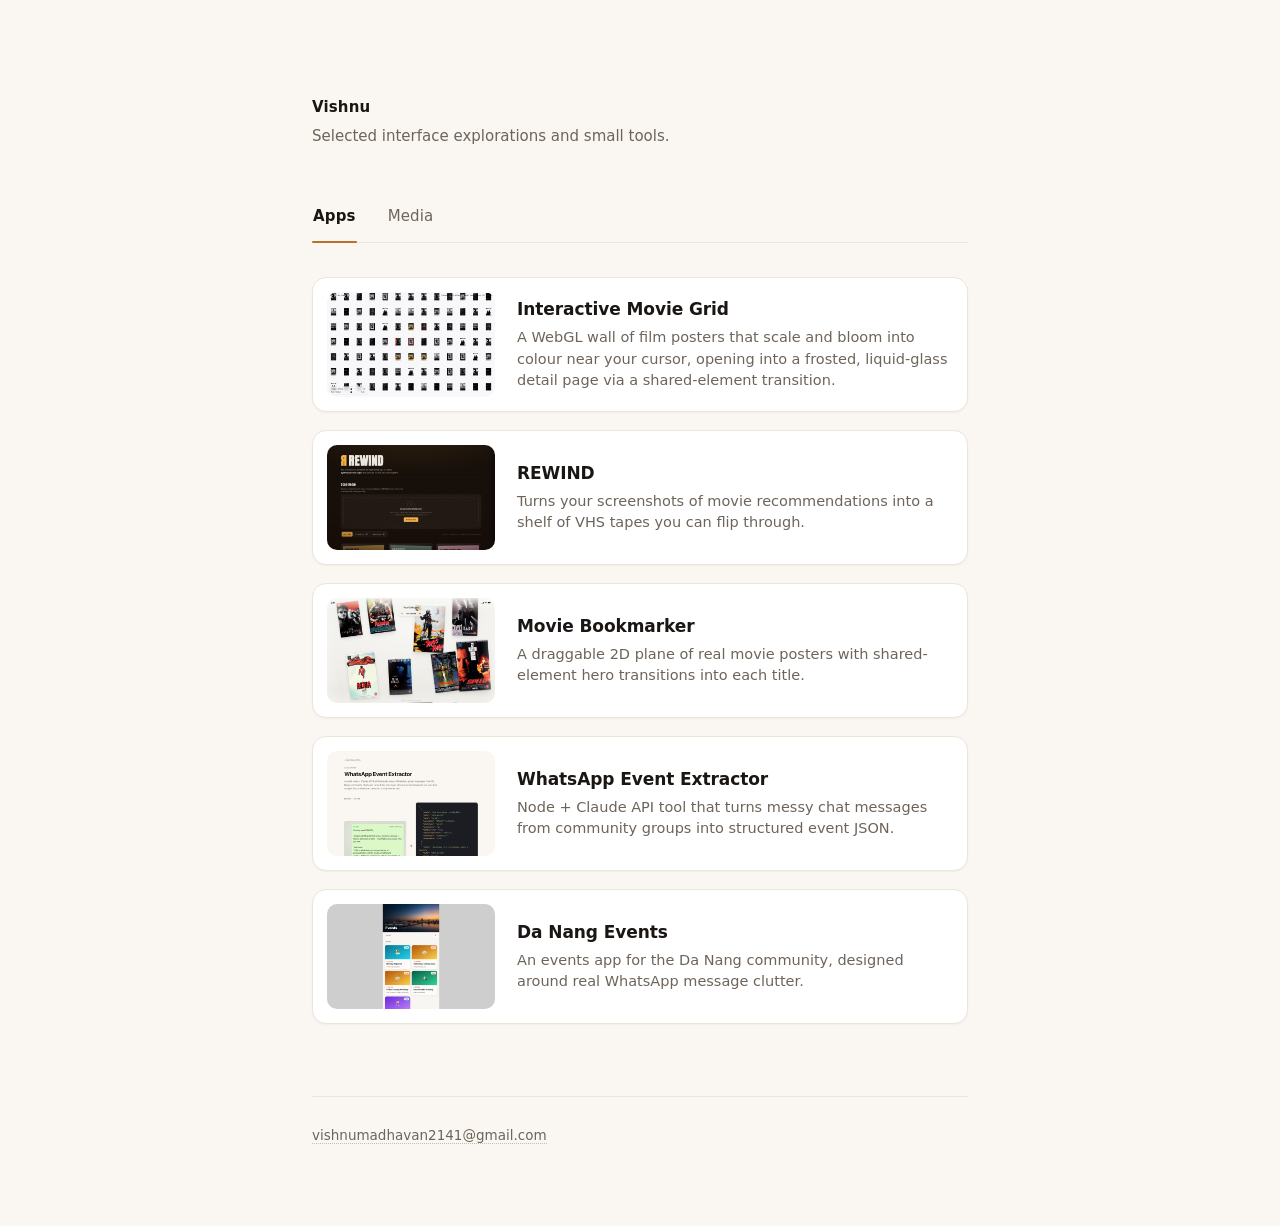
<file: index.html>
<!doctype html>
<html lang="en">
<head>
<meta charset="utf-8">
<meta name="viewport" content="width=device-width, initial-scale=1">
<title>Vishnu · Selected work</title>
<meta name="description" content="A small set of interface explorations and tools I've built.">
<link rel="stylesheet" href="style.css">
</head>
<body>
  <main class="page">
    <header class="intro">
      <p class="name">Vishnu</p>
      <p class="tagline">Selected interface explorations and small tools.</p>
    </header>

    <nav class="tabs" role="tablist" aria-label="Work categories">
      <button class="tab" role="tab" id="tab-apps" data-key="apps" aria-controls="panel-apps" aria-selected="true">Apps</button>
      <button class="tab" role="tab" id="tab-media" data-key="media" aria-controls="panel-media" aria-selected="false">Media</button>
      <span class="tabs__ink" aria-hidden="true"></span>
    </nav>

    <section class="cards" id="panel-apps" role="tabpanel" aria-labelledby="tab-apps">
      <a class="card" href="projects/interactive-grid/index.html">
        <div class="card__thumb">
          <img src="thumbnails/interactive-grid.png" alt="Interactive Movie Grid screenshot — a full-screen grid of film posters, mostly greyscale with a cluster of colour blooming near the centre">
        </div>
        <div class="card__body">
          <h2 class="card__title">Interactive Movie Grid</h2>
          <p class="card__desc">A WebGL wall of film posters that scale and bloom into colour near your cursor, opening into a frosted, liquid-glass detail page via a shared-element transition.</p>
        </div>
      </a>

      <a class="card" href="projects/rewind/index.html">
        <div class="card__thumb">
          <img src="thumbnails/rewind.png" alt="REWIND screenshot — dark warm-brown app with the title 'REWIND' and a row of styled VHS-tape covers below">
        </div>
        <div class="card__body">
          <h2 class="card__title">REWIND</h2>
          <p class="card__desc">Turns your screenshots of movie recommendations into a shelf of VHS tapes you can flip through.</p>
        </div>
      </a>

      <a class="card" href="projects/movie-bookmarker/index.html">
        <div class="card__thumb">
          <img src="thumbnails/movie-bookmarker.png" alt="Movie Bookmarker screenshot — beige room with real movie posters scattered like polaroids and an iPhone status bar">
        </div>
        <div class="card__body">
          <h2 class="card__title">Movie Bookmarker</h2>
          <p class="card__desc">A draggable 2D plane of real movie posters with shared-element hero transitions into each title.</p>
        </div>
      </a>

      <a class="card" href="projects/whatsapp-extractor/index.html">
        <div class="card__thumb">
          <img src="thumbnails/whatsapp-extractor.png" alt="WhatsApp Extractor case study — a WhatsApp message on the left, structured JSON output on the right">
        </div>
        <div class="card__body">
          <h2 class="card__title">WhatsApp Event Extractor</h2>
          <p class="card__desc">Node + Claude API tool that turns messy chat messages from community groups into structured event JSON.</p>
        </div>
      </a>

      <a class="card" href="projects/danang-events/index.html">
        <div class="card__thumb">
          <img src="thumbnails/danang-events.png" alt="Da Nang Events screenshot — a mobile app with a Da Nang skyline hero, the title 'Events', and a grid of colorful event cards below">
        </div>
        <div class="card__body">
          <h2 class="card__title">Da Nang Events</h2>
          <p class="card__desc">An events app for the Da Nang community, designed around real WhatsApp message clutter.</p>
        </div>
      </a>
    </section>

    <section class="media" id="panel-media" role="tabpanel" aria-labelledby="tab-media" hidden>
      <figure class="media-item">
        <div class="media-item__frame">
          <video class="media-item__video"
                 src="media/flamingo-jiu-jitsu.mp4"
                 poster="thumbnails/flamingo-jiu-jitsu.png"
                 muted loop playsinline preload="metadata" controls></video>
        </div>
        <figcaption class="media-item__cap">
          <span class="media-item__title">Flamingo Jiu-Jitsu</span>
          <span class="media-item__meta">Motion promo · 0:15</span>
          <p class="media-item__desc">An AI-generated brand motion piece for a jiu-jitsu gym.</p>
        </figcaption>
      </figure>
    </section>

    <footer class="foot">
      <a href="mailto:vishnumadhavan2141@gmail.com">vishnumadhavan2141@gmail.com</a>
    </footer>
  </main>

  <script>
    (function () {
      var tabs = Array.prototype.slice.call(document.querySelectorAll('.tab'));
      var ink = document.querySelector('.tabs__ink');

      function moveInk(tab) {
        ink.style.width = tab.offsetWidth + 'px';
        ink.style.transform = 'translateX(' + tab.offsetLeft + 'px)';
      }

      function select(tab, focus) {
        tabs.forEach(function (t) {
          var on = t === tab;
          t.setAttribute('aria-selected', on ? 'true' : 'false');
          t.tabIndex = on ? 0 : -1;
          var panel = document.getElementById(t.getAttribute('aria-controls'));
          panel.hidden = !on;
          var vid = panel.querySelector('video');
          if (vid) { if (on) { vid.play().catch(function () {}); } else { vid.pause(); } }
        });
        moveInk(tab);
        if (focus) tab.focus();
        history.replaceState(null, '', '#' + tab.dataset.key);
      }

      tabs.forEach(function (tab, i) {
        tab.addEventListener('click', function () { select(tab); });
        tab.addEventListener('keydown', function (e) {
          var next;
          if (e.key === 'ArrowRight') next = tabs[(i + 1) % tabs.length];
          else if (e.key === 'ArrowLeft') next = tabs[(i - 1 + tabs.length) % tabs.length];
          if (next) { e.preventDefault(); select(next, true); }
        });
      });

      var start = tabs.filter(function (t) { return t.dataset.key === location.hash.slice(1); })[0] || tabs[0];
      select(start);
      window.addEventListener('resize', function () {
        var active = tabs.filter(function (t) { return t.getAttribute('aria-selected') === 'true'; })[0];
        if (active) moveInk(active);
      });
    })();
  </script>
</body>
</html>
</file>
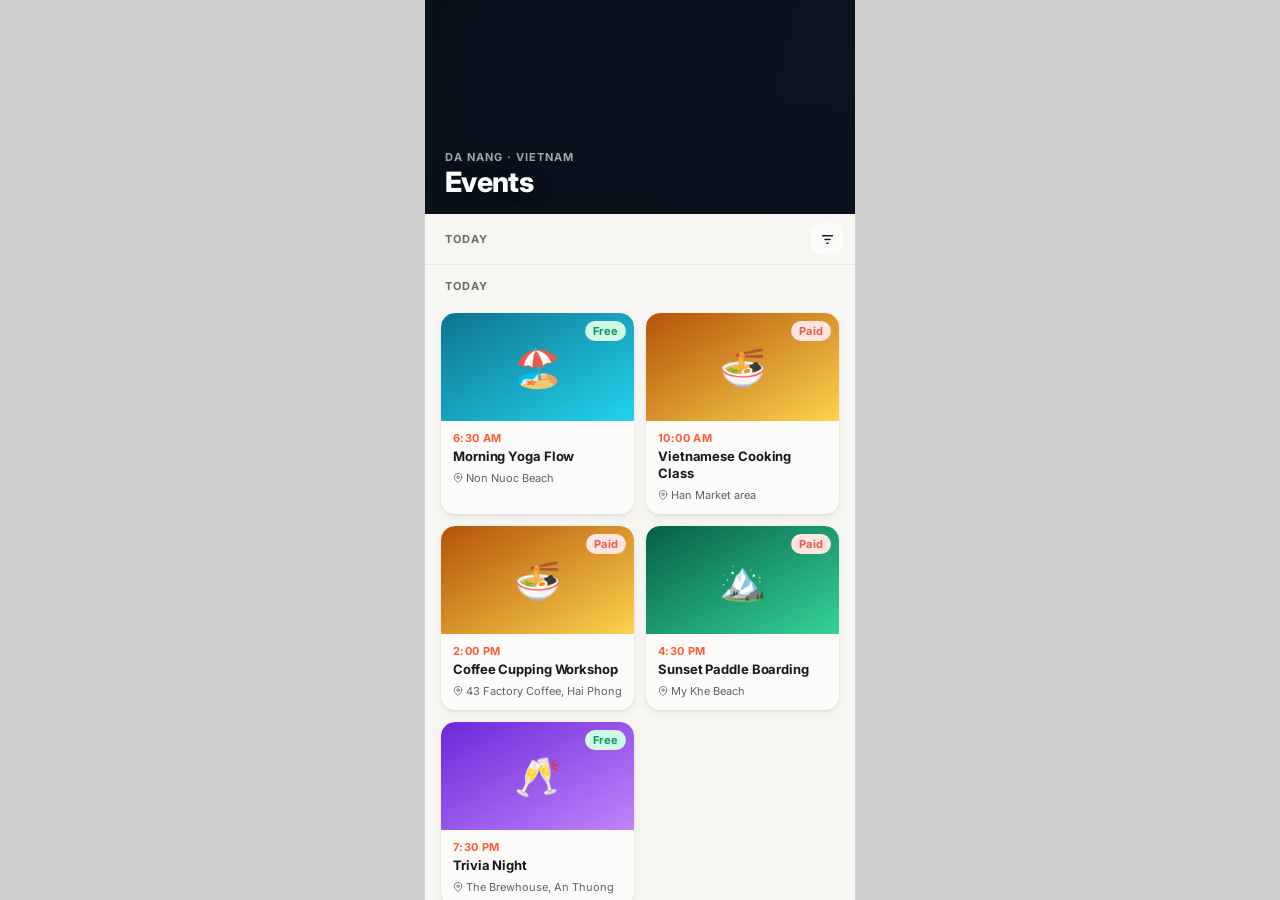
<file: projects/danang-events/index.html>
<!DOCTYPE html>
<html lang="en">
<head>
  <meta charset="UTF-8" />
  <meta name="viewport" content="width=device-width, initial-scale=1.0, maximum-scale=1.0" />
  <title>Da Nang Events</title>
  <link rel="preconnect" href="https://fonts.googleapis.com">
  <link href="https://fonts.googleapis.com/css2?family=Inter:ital,opsz,wght@0,14..32,400;0,14..32,500;0,14..32,600;0,14..32,700;0,14..32,800&display=swap" rel="stylesheet">
  <style>
    *, *::before, *::after { box-sizing: border-box; margin: 0; padding: 0; }

    :root {
      --bg: #F7F6F3;
      --card: #FDFCFB;
      --accent: #FF5C35;
      --accent-dim: rgba(255,92,53,0.11);
      --text-1: #18181B;
      --text-2: #64605C;
      --text-3: #6E6A63;
      --border: rgba(80,50,20,0.08);
      --radius: 14px;
      --max-w: 430px;
      --ease-out:    cubic-bezier(0.23, 1, 0.32, 1);
      --ease-in-out: cubic-bezier(0.77, 0, 0.175, 1);
      --ease-drawer: cubic-bezier(0.32, 0.72, 0, 1);
    }

    html, body {
      height: 100%;
      background: #CECECE;
      font-family: 'Inter', -apple-system, BlinkMacSystemFont, 'Segoe UI', sans-serif;
      -webkit-font-smoothing: antialiased;
    }

    .phone {
      max-width: var(--max-w);
      margin: 0 auto;
      height: 100vh;
      background: var(--bg);
      position: relative;
      overflow: hidden;
    }

    /* ── SCREENS ── */
    .screen {
      display: none;
      position: absolute;
      inset: 0;
      flex-direction: column;
      overflow: hidden;
    }
    .screen.active {
      display: flex;
      flex-direction: column;
    }

    /* ══════════════════════════════
       SCREEN 1 — FEED
    ══════════════════════════════ */
    #feed-head {
      position: absolute;
      top: 0; left: 0; right: 0;
      z-index: 10;
      background: var(--bg);
      transition: transform 300ms var(--ease-out);
    }

    .feed-top {
      display: flex;
      align-items: flex-end;
      padding: max(54px, calc(env(safe-area-inset-top) + 16px)) 20px 18px;
      transition: opacity 240ms var(--ease-out);
      position: relative;
      overflow: hidden;
      min-height: 214px;
      background: #0A141E;
    }

    .feed-top::before {
      content: '';
      position: absolute;
      inset: 0;
      background-image: url('https://d8j0ntlcm91z4.cloudfront.net/user_32OiRI4vo5oZyzYQwaNhRMbmlzu/hf_20260522_050049_ad090d3f-1bb9-4711-9cfb-48c2e4287b9b.png');
      background-size: cover;
      background-position: center 45%;
      z-index: 0;
    }

    .feed-top::after {
      content: '';
      position: absolute;
      inset: 0;
      background:
        linear-gradient(105deg, rgba(8,16,26,0.84) 0%, rgba(8,16,26,0.46) 38%, rgba(8,16,26,0.08) 68%, transparent 100%),
        linear-gradient(to top, rgba(8,16,26,0.68) 0%, rgba(8,16,26,0.18) 32%, transparent 58%);
      z-index: 1;
    }

    .feed-top > * { position: relative; z-index: 2; }

    .app-eyebrow {
      font-size: 11px;
      font-weight: 700;
      color: rgba(255,255,255,0.62);
      text-transform: uppercase;
      letter-spacing: 1px;
      margin-bottom: 4px;
    }

    .app-title {
      font-size: 28px;
      font-weight: 800;
      color: #FFFFFF;
      letter-spacing: -0.7px;
      line-height: 1;
      text-shadow: 0 1px 14px rgba(8,16,26,0.40);
    }

    #sticky-bar {
      display: flex;
      align-items: center;
      justify-content: space-between;
      background: var(--bg);
      padding: 9px 12px 9px 20px;
      border-bottom: 1px solid var(--border);
    }

    #sticky-date {
      font-size: 11px;
      font-weight: 700;
      color: var(--text-3);
      text-transform: uppercase;
      letter-spacing: 0.9px;
      transition: opacity 150ms var(--ease-out);
      opacity: 0;
    }

    .filter-btn {
      width: 32px;
      height: 32px;
      border-radius: 10px;
      border: none;
      background: var(--card);
      display: flex;
      align-items: center;
      justify-content: center;
      cursor: pointer;
      position: relative;
      flex-shrink: 0;
      transition: background 100ms var(--ease-out), transform 100ms var(--ease-out);
    }
    .filter-btn:active { background: #ECEAE5; transform: scale(0.95); }
    .filter-btn svg { width: 15px; height: 15px; color: var(--text-1); }

    .filter-dot {
      position: absolute;
      top: 5px; right: 5px;
      width: 6px; height: 6px;
      background: var(--accent);
      border-radius: 50%;
      border: 1.5px solid var(--card);
      display: none;
    }
    .filter-dot.on { display: block; }

    /* Active filter chips bar */
    .chips-bar {
      display: flex;
      gap: 6px;
      padding: 10px 20px;
      overflow-x: auto;
    }
    .chips-bar:empty { display: none; }
    .chips-bar::-webkit-scrollbar { display: none; }

    .active-chip {
      display: flex;
      align-items: center;
      gap: 5px;
      background: var(--accent-dim);
      color: var(--accent);
      font-size: 12px;
      font-weight: 700;
      padding: 5px 10px;
      border-radius: 100px;
      border: none;
      cursor: pointer;
      white-space: nowrap;
      font-family: inherit;
      min-height: 32px;
    }
    .active-chip .xmark { font-size: 14px; line-height: 1; opacity: 0.7; }

    /* Feed body */
    .feed-body {
      flex: 1;
      overflow-y: auto;
      padding-bottom: max(48px, calc(env(safe-area-inset-bottom) + 24px));
      -webkit-overflow-scrolling: touch;
      position: relative;
    }
    .feed-body::-webkit-scrollbar { display: none; }

    .date-group { }
    .date-group + .date-group { margin-top: 4px; }

    .group-label {
      font-size: 11px;
      font-weight: 700;
      color: var(--text-3);
      text-transform: uppercase;
      letter-spacing: 0.9px;
      padding: 14px 20px 8px;
      pointer-events: none;
    }

    /* 2-column card grid */
    .cards-grid {
      display: grid;
      grid-template-columns: 1fr 1fr;
      gap: 12px;
      padding: 12px 16px 24px;
    }

    @keyframes cardEnter {
      from { opacity: 0; transform: translateY(10px); }
      to   { opacity: 1; transform: translateY(0); }
    }

    /* Event card */
    .event-card {
      background: var(--card);
      border-radius: var(--radius);
      overflow: hidden;
      cursor: pointer;
      -webkit-tap-highlight-color: transparent;
      animation: cardEnter 280ms var(--ease-out) both;
      transition: transform 160ms var(--ease-out);
      box-shadow: 0 1px 3px rgba(0,0,0,0.07), 0 4px 10px rgba(0,0,0,0.05);
    }
    @media (hover: hover) and (pointer: fine) {
      .event-card:hover { transform: translateY(-2px); }
    }
    .event-card:active { transform: scale(0.97); }

    /* Card image area (gradient + emoji) */
    .card-img {
      height: 108px;
      display: flex;
      align-items: center;
      justify-content: center;
      position: relative;
      border-radius: var(--radius) var(--radius) 0 0;
    }
    .card-img-emoji { font-size: 38px; }

    .card-img .price-pill {
      position: absolute;
      top: 8px;
      right: 8px;
    }

    /* Card content */
    .card-body { padding: 10px 12px 12px; }

    .card-time {
      font-size: 11px;
      font-weight: 700;
      color: var(--accent);
      text-transform: uppercase;
      letter-spacing: 0.4px;
      margin-bottom: 3px;
    }

    .card-title {
      font-size: 13px;
      font-weight: 700;
      color: var(--text-1);
      line-height: 1.3;
      letter-spacing: -0.1px;
      display: -webkit-box;
      -webkit-line-clamp: 2;
      -webkit-box-orient: vertical;
      overflow: hidden;
      margin-bottom: 6px;
    }

    .card-loc {
      display: flex;
      align-items: center;
      gap: 3px;
      font-size: 11px;
      color: var(--text-2);
      min-width: 0;
    }
    .card-loc svg { width: 10px; height: 10px; color: var(--text-3); flex-shrink: 0; }
    .card-loc span { overflow: hidden; text-overflow: ellipsis; white-space: nowrap; }

    .price-pill {
      font-size: 11px;
      font-weight: 700;
      padding: 3px 8px;
      border-radius: 100px;
      flex-shrink: 0;
      letter-spacing: 0.2px;
    }
    .price-pill.free { background: #D1FAE5; color: #059669; }
    .price-pill.paid { background: #FFE4E1; color: #E05F4A; }

    /* Empty state */
    .empty {
      text-align: center;
      padding: 72px 32px;
    }
    .empty-emoji { font-size: 40px; margin-bottom: 14px; }
    .empty-title { font-size: 17px; font-weight: 700; color: var(--text-2); margin-bottom: 6px; }
    .empty-sub { font-size: 14px; color: var(--text-3); }

    /* ══════════════════════════════
       SCREEN 2 — DETAIL
    ══════════════════════════════ */

    .detail-body {
      flex: 1;
      overflow-y: auto;
      -webkit-overflow-scrolling: touch;
      position: relative;
    }
    .detail-body::-webkit-scrollbar { display: none; }

    /* Floating back button over hero */
    .back-wrap {
      position: absolute;
      top: max(52px, calc(env(safe-area-inset-top) + 14px));
      left: 0;
      right: 0;
      padding: 0 20px;
      z-index: 10;
      opacity: 0;
    }

    .back-btn {
      display: inline-flex;
      align-items: center;
      gap: 4px;
      background: rgba(0,0,0,0.32);
      backdrop-filter: blur(10px);
      -webkit-backdrop-filter: blur(10px);
      color: white;
      border: none;
      border-radius: 100px;
      padding: 8px 14px 8px 10px;
      font-size: 14px;
      font-weight: 600;
      cursor: pointer;
      font-family: inherit;
      transition: transform 160ms var(--ease-out);
    }
    .back-btn:active { transform: scale(0.97); }
    .back-btn svg { width: 16px; height: 16px; }

    /* Hero gradient */
    .detail-hero {
      height: 230px;
      display: flex;
      align-items: center;
      justify-content: center;
      flex-shrink: 0;
      position: relative;
      view-transition-name: hero;
    }

    ::view-transition-group(hero) {
      animation-duration: 380ms;
      animation-timing-function: cubic-bezier(0.32, 0.72, 0, 1);
    }
    ::view-transition-old(hero),
    ::view-transition-new(hero) {
      animation-duration: 380ms;
    }
    ::view-transition-old(root),
    ::view-transition-new(root) {
      animation: none;
    }

    .hero-emoji { font-size: 64px; }

    .hero-sports  { background: linear-gradient(150deg, #0E7490 0%, #22D3EE 100%); }
    .hero-food    { background: linear-gradient(150deg, #B45309 0%, #FCD34D 100%); }
    .hero-social  { background: linear-gradient(150deg, #6D28D9 0%, #C084FC 100%); }
    .hero-music   { background: linear-gradient(150deg, #1E1B4B 0%, #6366F1 100%); }
    .hero-outdoors{ background: linear-gradient(150deg, #065F46 0%, #34D399 100%); }
    .hero-default { background: linear-gradient(150deg, #374151 0%, #9CA3AF 100%); }

    /* Detail content */
    .detail-content {
      padding: 22px 20px max(80px, calc(env(safe-area-inset-bottom) + 56px));
      animation: cardEnter 340ms var(--ease-out) 40ms both;
    }

    .detail-when {
      font-size: 12px;
      font-weight: 700;
      color: var(--accent);
      text-transform: uppercase;
      letter-spacing: 0.6px;
      margin-bottom: 8px;
    }

    .detail-title {
      font-size: 27px;
      font-weight: 800;
      color: var(--text-1);
      letter-spacing: -0.6px;
      line-height: 1.2;
      margin-bottom: 14px;
    }

    .detail-tag-row {
      display: flex;
      gap: 6px;
      margin-bottom: 24px;
    }

    .tag {
      font-size: 12px;
      font-weight: 700;
      padding: 5px 12px;
      border-radius: 100px;
    }
    .tag.cat { background: var(--bg); color: var(--text-2); }
    .tag.free { background: #D1FAE5; color: #059669; }
    .tag.paid { background: #FFE4E1; color: #E05F4A; }

    /* Meta card */
    .meta-card {
      background: var(--card);
      border-radius: var(--radius);
      overflow: hidden;
      margin-bottom: 20px;
    }

    .meta-row {
      display: flex;
      align-items: center;
      gap: 14px;
      padding: 14px 16px;
      border-bottom: 1px solid var(--border);
    }
    .meta-row:last-child { border-bottom: none; }

    .meta-icon-box {
      width: 36px;
      height: 36px;
      border-radius: 10px;
      background: var(--accent-dim);
      display: flex;
      align-items: center;
      justify-content: center;
      flex-shrink: 0;
    }
    .meta-icon-box svg { width: 16px; height: 16px; color: var(--accent); }

    .meta-info { flex: 1; min-width: 0; }
    .meta-lbl {
      font-size: 11px;
      font-weight: 700;
      color: var(--text-3);
      text-transform: uppercase;
      letter-spacing: 0.5px;
      margin-bottom: 2px;
    }
    .meta-val {
      font-size: 14px;
      font-weight: 500;
      color: var(--text-1);
      overflow: hidden;
      text-overflow: ellipsis;
      white-space: nowrap;
    }
    .meta-val a { color: var(--accent); text-decoration: none; }

    /* About section */
    .about-label {
      font-size: 11px;
      font-weight: 700;
      color: var(--text-3);
      text-transform: uppercase;
      letter-spacing: 0.8px;
      margin-bottom: 10px;
    }

    .about-text {
      font-size: 15px;
      line-height: 1.72;
      color: var(--text-2);
      margin-bottom: 24px;
    }

    /* Source card */
    .source-card {
      background: var(--card);
      border-radius: var(--radius);
      padding: 14px 16px;
      display: flex;
      align-items: center;
      gap: 12px;
    }
    .source-icon-box {
      width: 36px;
      height: 36px;
      border-radius: 10px;
      background: #E7F7EC;
      display: flex;
      align-items: center;
      justify-content: center;
      font-size: 18px;
      flex-shrink: 0;
    }
    .source-info .source-lbl {
      font-size: 11px;
      font-weight: 700;
      color: var(--text-3);
      text-transform: uppercase;
      letter-spacing: 0.5px;
      margin-bottom: 2px;
    }
    .source-info .source-name {
      font-size: 14px;
      font-weight: 700;
      color: var(--text-1);
    }

    /* ══════════════════════════════
       FILTER SHEET
    ══════════════════════════════ */
    .overlay {
      position: fixed;
      inset: 0;
      max-width: var(--max-w);
      margin: 0 auto;
      background: rgba(0,0,0,0.48);
      z-index: 300;
      display: none;
      align-items: flex-end;
      opacity: 0;
      transition: opacity 300ms var(--ease-out);
    }
    .overlay.open { display: flex; opacity: 1; }

    .sheet {
      width: 100%;
      background: var(--bg);
      border-radius: 24px 24px 0 0;
      padding: 12px 0 max(40px, calc(env(safe-area-inset-bottom) + 20px));
      transform: translateY(100%);
      transition: transform 400ms var(--ease-drawer);
      max-height: 88vh;
      overflow-y: auto;
    }
    .sheet::-webkit-scrollbar { display: none; }
    .overlay.open .sheet { transform: translateY(0); }

    .sheet-handle {
      width: 36px;
      height: 4px;
      background: #C8C3BC;
      border-radius: 2px;
      margin: 0 auto 18px;
    }

    .sheet-top {
      display: flex;
      align-items: center;
      justify-content: space-between;
      padding: 0 20px 14px;
      border-bottom: 1px solid var(--border);
    }
    .sheet-heading { font-size: 17px; font-weight: 800; color: var(--text-1); }

    .clear-all-btn {
      font-size: 14px;
      font-weight: 600;
      color: var(--accent);
      background: none;
      border: none;
      cursor: pointer;
      font-family: inherit;
    }

    .sheet-scroll { padding: 16px 20px 20px; }

    /* Search box */
    .sheet-search {
      display: flex;
      align-items: center;
      gap: 10px;
      background: var(--card);
      border-radius: 12px;
      padding: 12px 14px;
      margin-bottom: 16px;
    }
    .sheet-search svg { width: 16px; height: 16px; color: var(--text-3); flex-shrink: 0; }
    .sheet-search input {
      border: none;
      background: none;
      font-size: 15px;
      color: var(--text-1);
      flex: 1;
      outline: none;
      font-family: inherit;
    }
    .sheet-search input::placeholder { color: var(--text-3); }

    /* Filter section card */
    .fsection {
      background: var(--card);
      border-radius: var(--radius);
      padding: 16px;
      margin-bottom: 10px;
    }
    .fsection-title {
      font-size: 14px;
      font-weight: 700;
      color: var(--text-1);
      margin-bottom: 12px;
    }
    .fchips { display: flex; flex-wrap: wrap; gap: 8px; }

    .fchip {
      padding: 7px 14px;
      border-radius: 100px;
      border: 1.5px solid var(--border);
      background: var(--bg);
      font-size: 13px;
      font-weight: 600;
      color: var(--text-2);
      cursor: pointer;
      min-height: 36px;
      display: inline-flex;
      align-items: center;
      transition: background 120ms var(--ease-out), color 120ms var(--ease-out), border-color 120ms var(--ease-out);
      font-family: inherit;
    }
    .fchip.on {
      border-color: var(--accent);
      background: var(--accent-dim);
      color: var(--accent);
    }

    /* Show button */
    .sheet-footer { padding: 8px 20px 0; }

    .show-btn {
      width: 100%;
      padding: 17px;
      background: var(--accent);
      color: white;
      border: none;
      border-radius: 14px;
      font-size: 16px;
      font-weight: 700;
      cursor: pointer;
      font-family: inherit;
      letter-spacing: -0.2px;
      transition: transform 160ms var(--ease-out);
    }
    .show-btn:active { transform: scale(0.97); }

    :focus-visible {
      outline: 2px solid var(--accent);
      outline-offset: 2px;
      border-radius: 4px;
    }

    @media (prefers-reduced-motion: reduce) {
      *, *::before, *::after {
        animation-duration: 0.01ms !important;
        transition-duration: 0.01ms !important;
      }
    }
  </style>
</head>
<body>
<div class="phone">

  <!-- ══ SCREEN 1: FEED ══ -->
  <div class="screen active" id="screen-feed">
    <div id="feed-head">
      <div class="feed-top">
        <div>
          <div class="app-eyebrow">Da Nang · Vietnam</div>
          <h1 class="app-title">Events</h1>
        </div>
      </div>
      <div id="sticky-bar">
        <span id="sticky-date"></span>
        <button class="filter-btn" onclick="openSheet()" aria-label="Filter events">
          <svg viewBox="0 0 24 24" fill="none" stroke="currentColor" stroke-width="2.2" stroke-linecap="round" stroke-linejoin="round">
            <line x1="4" y1="6" x2="20" y2="6"/>
            <line x1="8" y1="12" x2="16" y2="12"/>
            <line x1="11" y1="18" x2="13" y2="18"/>
          </svg>
          <span class="filter-dot" id="fdot"></span>
        </button>
      </div>
    </div>
    <div class="feed-body" id="feed-body">
      <div class="chips-bar" id="chips-bar"></div>
      <div id="feed-groups"></div>
    </div>
  </div>

  <!-- ══ SCREEN 2: DETAIL ══ -->
  <div class="screen" id="screen-detail">
    <div class="detail-body" id="detail-body">
      <div class="back-wrap">
        <button class="back-btn" onclick="showScreen('feed')">
          <svg viewBox="0 0 24 24" fill="none" stroke="currentColor" stroke-width="2.5" stroke-linecap="round" stroke-linejoin="round">
            <polyline points="15 18 9 12 15 6"/>
          </svg>
          Back
        </button>
      </div>
    </div>
  </div>

  <!-- ══ FILTER SHEET ══ -->
  <div class="overlay" id="overlay" onclick="handleOverlay(event)">
    <div class="sheet">
      <div class="sheet-handle"></div>
      <div class="sheet-top">
        <span class="sheet-heading">Filter</span>
        <button class="clear-all-btn" onclick="clearAll()">Clear all</button>
      </div>
      <div class="sheet-scroll">
        <div class="sheet-search">
          <svg viewBox="0 0 24 24" fill="none" stroke="currentColor" stroke-width="2" stroke-linecap="round" stroke-linejoin="round">
            <circle cx="11" cy="11" r="8"/><line x1="21" y1="21" x2="16.65" y2="16.65"/>
          </svg>
          <input id="search-input" type="text" placeholder="Search events or places…" oninput="updateCount()" />
        </div>

        <div class="fsection">
          <div class="fsection-title">Category</div>
          <div class="fchips" id="cat-chips"></div>
        </div>

        <div class="fsection">
          <div class="fsection-title">Price</div>
          <div class="fchips" id="price-chips"></div>
        </div>
      </div>
      <div class="sheet-footer">
        <button class="show-btn" id="show-btn" onclick="applyFilters()">Show events</button>
      </div>
    </div>
  </div>

</div>
<script>
/* ── DATA ──────────────────────────────────────── */
const TODAY = '2026-05-20';

const EVENTS = [
  /* ── TODAY: May 20 ── */
  {
    id: 1,
    title: 'Morning Yoga Flow',
    date: '2026-05-20', time: '6:30 AM',
    location: 'Non Nuoc Beach', mapQ: 'Non Nuoc Beach Da Nang',
    category: 'Sports', paid: false,
    source: 'Da Nang Wellness',
    description: 'Start your day with a gentle yoga flow by the ocean. All levels welcome. Bring your own mat if you have one — extras available. Led by a certified instructor.'
  },
  {
    id: 2,
    title: 'Vietnamese Cooking Class',
    date: '2026-05-20', time: '10:00 AM',
    location: 'Han Market area', mapQ: 'Han Market Da Nang',
    category: 'Food', paid: true,
    source: 'Da Nang Foodies',
    description: 'Learn 3 traditional dishes with a local chef. Starts with a market tour to pick fresh ingredients, then 2.5 hours of hands-on cooking and eating together. 350,000 VND per person.'
  },
  {
    id: 3,
    title: 'Coffee Cupping Workshop',
    date: '2026-05-20', time: '2:00 PM',
    location: '43 Factory Coffee, Hai Phong', mapQ: '43 Factory Coffee Roaster Da Nang',
    category: 'Food', paid: true,
    source: 'Da Nang Foodies',
    description: 'Learn to taste and evaluate Vietnamese single-origin coffee with a specialty roaster. Covers aroma, body, and flavour notes. 200,000 VND includes all tastings and a bag of beans to take home.'
  },
  {
    id: 4,
    title: 'Sunset Paddle Boarding',
    date: '2026-05-20', time: '4:30 PM',
    location: 'My Khe Beach', mapQ: 'My Khe Beach Da Nang',
    category: 'Outdoors', paid: true,
    source: 'Da Nang Water Sports',
    description: 'Guided stand-up paddle boarding session during golden hour. Board and paddle provided. No experience needed — instructor gives a quick land lesson before you hit the water. 250,000 VND.'
  },
  {
    id: 5,
    title: 'Trivia Night',
    date: '2026-05-20', time: '7:30 PM',
    location: 'The Brewhouse, An Thuong', mapQ: 'Brewhouse Da Nang',
    category: 'Social', paid: false,
    source: 'Da Nang Expats',
    description: 'Weekly pub trivia with 6 rounds covering pop culture, history, sport, and Da Nang local knowledge. Teams of up to 6. Winners get a bar tab. Free to play, just show up.'
  },

  /* ── TOMORROW: May 21 ── */
  {
    id: 6,
    title: 'Open Water Swim Clinic',
    date: '2026-05-21', time: '7:00 AM',
    location: 'My Khe Beach, North End', mapQ: 'My Khe Beach Da Nang',
    category: 'Sports', paid: false,
    source: 'Da Nang Swimmers',
    description: 'Coached open water session for intermediate swimmers. Focus on sighting, pacing, and dealing with waves. Meets at the north lifeguard tower. Bring your own goggles and cap.'
  },
  {
    id: 7,
    title: 'Rock Climbing Intro',
    date: '2026-05-21', time: '5:00 PM',
    location: 'Climbup Gym, Le Duan', mapQ: 'Climbup Da Nang',
    category: 'Sports', paid: true,
    source: 'Da Nang Active',
    description: 'First time on the wall? This intro session covers footwork, body positioning, and basic route reading. All gear provided. 150,000 VND includes entry and equipment rental.'
  },
  {
    id: 8,
    title: 'Nomads Meetup',
    date: '2026-05-21', time: '6:00 PM',
    location: 'An Thuong Rooftop Bar', mapQ: 'An Thuong Da Nang rooftop',
    category: 'Social', paid: false,
    source: 'Da Nang Nomads',
    description: 'Bi-weekly meetup for remote workers and digital nomads. Good for swapping co-working tips, finding collab partners, or just making friends in a new city. No agenda — just good vibes.'
  },
  {
    id: 9,
    title: 'Night Market Food Walk',
    date: '2026-05-21', time: '6:30 PM',
    location: 'Helio Night Market', mapQ: 'Helio Night Market Da Nang',
    category: 'Food', paid: false,
    source: 'Da Nang Foodies',
    description: 'Self-guided group walk through Helio Night Market with a local foodie pointing out the best stalls. Try Banh Xeo, Nem Lui, and fresh sugarcane juice. Bring cash — about 100,000 VND for snacks.'
  },
  {
    id: 10,
    title: 'Acoustic Open Mic',
    date: '2026-05-21', time: '8:00 PM',
    location: 'Luna Pub, Tran Phu', mapQ: 'Luna Pub Da Nang',
    category: 'Music', paid: false,
    source: 'Da Nang Music Scene',
    description: 'Open mic night welcoming performers of all levels — originals, covers, poetry, stand-up. Sign up from 7:30 PM. Audience also welcome, no cover charge. Great spot to discover local talent.'
  },

  /* ── FRIDAY: May 22 ── */
  {
    id: 11,
    title: 'Beach Run Club',
    date: '2026-05-22', time: '6:30 AM',
    location: 'My Khe Beach, central', mapQ: 'My Khe Beach Da Nang',
    category: 'Sports', paid: false,
    source: 'Da Nang Runners',
    description: 'Casual Friday morning beach run, 5km along the shoreline. All paces welcome — no one gets left behind. Ends with a group stretch and coffee at a nearby cafe. Free, just show up.'
  },
  {
    id: 12,
    title: 'Banh Mi & Beer Pairing',
    date: '2026-05-22', time: '5:00 PM',
    location: 'Mango Mango, An Thuong', mapQ: 'Mango Mango Da Nang',
    category: 'Food', paid: true,
    source: 'Da Nang Foodies',
    description: 'A fun tasting session pairing 4 regional Banh Mi styles with local craft beers. Hosted by a food blogger and a craft brewery rep. 300,000 VND per person, groups welcome.'
  },
  {
    id: 13,
    title: 'Rooftop Happy Hour',
    date: '2026-05-22', time: '5:30 PM',
    location: 'Sky 36, Novotel Tower', mapQ: 'Sky 36 Da Nang',
    category: 'Social', paid: false,
    source: 'Da Nang Expats',
    description: 'Informal Friday social on the highest rooftop bar in Da Nang. No entry fee, drinks at bar price. Great city and ocean views. Come straight from work — smart casual is fine.'
  },
  {
    id: 14,
    title: 'Indie Music Night',
    date: '2026-05-22', time: '8:00 PM',
    location: 'Envy Bar, Pham Van Dong', mapQ: 'Envy Bar Da Nang',
    category: 'Music', paid: true,
    source: 'Da Nang Music Scene',
    description: 'Live indie from 3 local and visiting acts. Doors 7:30 PM. 100,000 VND cover includes one welcome drink. Genre mix: indie folk, dream pop, and lo-fi.'
  },

  /* ── SATURDAY: May 23 ── */
  {
    id: 15,
    title: 'Hoi An Day Trip',
    date: '2026-05-23', time: '8:00 AM',
    location: 'Meeting at Dragon Bridge', mapQ: 'Dragon Bridge Da Nang',
    category: 'Outdoors', paid: true,
    source: 'Da Nang Explorers',
    description: 'Group day trip to Hoi An Ancient Town by motorbike convoy — 30 mins each way through the coastal highway. Explore the old town, eat lunch at a riverside restaurant, and ride back at sunset. 200,000 VND fuel share.'
  },
  {
    id: 16,
    title: 'Beach Volleyball Tournament',
    date: '2026-05-23', time: '2:00 PM',
    location: 'My Khe Beach, South Zone', mapQ: 'My Khe Beach Da Nang',
    category: 'Sports', paid: false,
    source: 'Da Nang Expats',
    description: 'Friendly 4v4 tournament with 6 teams. Register a full team or join the pool to be assigned one. Winners get bragging rights and a round of coconuts. Free entry, BYO water and sunscreen.'
  },
  {
    id: 17,
    title: 'Street Art Walking Tour',
    date: '2026-05-23', time: '4:00 PM',
    location: 'Starting at Con Market', mapQ: 'Con Market Da Nang',
    category: 'Outdoors', paid: false,
    source: 'Da Nang Creatives',
    description: 'A 90-minute walk through the murals and street art hidden around central Da Nang, led by a local artist. Learn about the stories behind each piece and the artists who made them. Free, all welcome.'
  },
  {
    id: 18,
    title: 'Jazz & Cocktails Night',
    date: '2026-05-23', time: '8:30 PM',
    location: 'Brilliant Hotel Lounge', mapQ: 'Brilliant Hotel Da Nang',
    category: 'Music', paid: true,
    source: 'Da Nang Music Scene',
    description: 'Live jazz quartet in an intimate lounge setting. Table reservation recommended. 150,000 VND entry includes one signature cocktail. Sets run 8:30–11:30 PM with a short break.'
  },

  /* ── SUNDAY: May 24 ── */
  {
    id: 19,
    title: 'Marble Mountains Photo Walk',
    date: '2026-05-24', time: '7:00 AM',
    location: 'Marble Mountains, Ngu Hanh Son', mapQ: 'Marble Mountains Da Nang',
    category: 'Outdoors', paid: false,
    source: 'Da Nang Photographers',
    description: 'A guided photography walk at golden hour through the Marble Mountains. Perfect for landscape, street, and architecture shots. All camera types welcome — smartphones included.'
  },
  {
    id: 20,
    title: 'Kayaking at Son Tra',
    date: '2026-05-24', time: '8:00 AM',
    location: 'Son Tra Peninsula Jetty', mapQ: 'Son Tra Peninsula Da Nang',
    category: 'Outdoors', paid: true,
    source: 'Da Nang Water Sports',
    description: 'Two-hour kayaking tour around the Son Tra peninsula with views of coral reefs and the occasional monkey sighting on shore. Kayaks, paddles, and life jackets provided. 350,000 VND per person.'
  },
  {
    id: 21,
    title: 'Sunday Brunch Social',
    date: '2026-05-24', time: '10:30 AM',
    location: 'Waterfront Restaurant, Bach Dang', mapQ: 'Bach Dang Da Nang waterfront',
    category: 'Social', paid: false,
    source: 'Da Nang Nomads',
    description: 'Weekly brunch meetup on the Han River waterfront. No fixed agenda — just food, coffee, and good conversation. Split the bill however you like. A great way to meet people before the week starts.'
  },
  {
    id: 22,
    title: 'Sunset Yoga on the Beach',
    date: '2026-05-24', time: '5:00 PM',
    location: 'My Khe Beach, central', mapQ: 'My Khe Beach Da Nang',
    category: 'Sports', paid: false,
    source: 'Da Nang Wellness',
    description: 'Gentle vinyasa flow timed to finish as the sun hits the horizon. All levels welcome. Bring your own mat — the instructor has a few spares. Free community class, donations to the instructor appreciated.'
  },
  {
    id: 23,
    title: 'Da Nang Street Food Tour',
    date: '2026-05-24', time: '6:00 PM',
    location: 'Starting at Dragon Bridge', mapQ: 'Dragon Bridge Da Nang',
    category: 'Food', paid: true,
    source: 'Da Nang Foodies',
    description: "Walk and eat through Da Nang's best street food — 6-8 stops including Mi Quang, Banh Mi, and fresh seafood. Led by a local guide who knows every hidden spot. 500,000 VND per person."
  },

  /* ── MONDAY: May 25 ── */
  {
    id: 24,
    title: 'Monday Morning Swim',
    date: '2026-05-25', time: '7:00 AM',
    location: 'Olympic Pool, Ngo Quyen', mapQ: 'Olympic Pool Da Nang',
    category: 'Sports', paid: false,
    source: 'Da Nang Swimmers',
    description: 'Casual lap swim session to kick off the week. The pool opens at 6:30 AM — meet at the entrance at 7:00. All speeds and styles welcome. Entry fee ~20,000 VND paid individually at the gate.'
  },
  {
    id: 25,
    title: 'Pho Making Masterclass',
    date: '2026-05-25', time: '11:00 AM',
    location: 'Local Home Kitchen, Hai Chau', mapQ: 'Hai Chau District Da Nang',
    category: 'Food', paid: true,
    source: 'Da Nang Foodies',
    description: 'Learn to build a proper pho broth from scratch with a home cook who has been making it for 30 years. Small class of 6 max. 400,000 VND covers ingredients, the cooking session, and eating everything you make.'
  },
  {
    id: 26,
    title: 'Language Exchange Café',
    date: '2026-05-25', time: '4:00 PM',
    location: 'Cong Ca Phe, Tran Phu', mapQ: 'Cong Caphe Tran Phu Da Nang',
    category: 'Social', paid: false,
    source: 'Da Nang Language Learners',
    description: 'Practice Vietnamese, English, or any language in a friendly café setting. Paired conversations, group tables, and a relaxed atmosphere. Just show up and be open to chatting.'
  },
  {
    id: 27,
    title: 'Mindfulness & Meditation',
    date: '2026-05-25', time: '6:30 PM',
    location: 'The Yoga Room, Le Duan', mapQ: 'Le Duan street Da Nang',
    category: 'Sports', paid: false,
    source: 'Da Nang Wellness',
    description: 'Guided meditation and breathing exercises to wind down the workday. 45 minutes, no prior experience needed. Cushions and mats provided. Drop-in, free. Donations to the space are welcome.'
  }
];

const CATS   = ['All','Sports','Food','Social','Music','Outdoors'];
const PRICES = ['All','Free','Paid'];

const HERO_CLASS = {
  Sports: 'hero-sports', Food: 'hero-food', Social: 'hero-social',
  Music: 'hero-music', Outdoors: 'hero-outdoors'
};

const HERO_EMOJI = {
  Sports: '🏖️', Food: '🍜', Social: '🥂', Music: '🎵', Outdoors: '🏔️'
};

/* ── STATE ─────────────────────────────────────── */
let filterCat  = 'All';
let filterPrice= 'All';
let searchQ    = '';
let lastScrollTop = 0;
let titleH      = 0;
let titleHidden = false;

// Temp state inside the sheet (not committed until Apply)
let tmpCat   = 'All';
let tmpPrice = 'All';
let currentEventId = null;

/* ── UTILS ─────────────────────────────────────── */
function parseDate(s) { return new Date(s + 'T00:00:00'); }

function diffDays(dateStr) {
  return Math.round((parseDate(dateStr) - parseDate(TODAY)) / 86400000);
}

function groupLabel(dateStr) {
  const d = diffDays(dateStr);
  if (d === 0) return 'Today';
  if (d === 1) return 'Tomorrow';
  return parseDate(dateStr).toLocaleDateString('en-US', { weekday: 'long', month: 'short', day: 'numeric' });
}

function shortDate(dateStr) {
  return parseDate(dateStr).toLocaleDateString('en-US', { weekday: 'short', month: 'short', day: 'numeric' });
}

/* ── FILTERING ─────────────────────────────────── */
function getFiltered({ cat = filterCat, price = filterPrice, q = searchQ } = {}) {
  return EVENTS.filter(e => {
    if (cat !== 'All'   && e.category !== cat)  return false;
    if (price === 'Free' && e.paid)  return false;
    if (price === 'Paid' && !e.paid) return false;
    if (q) {
      const lq = q.toLowerCase();
      if (!e.title.toLowerCase().includes(lq) && !e.location.toLowerCase().includes(lq)) return false;
    }
    return true;
  });
}

/* ── SCREENS ───────────────────────────────────── */
function showScreen(id) {
  document.querySelectorAll('.screen').forEach(s => s.classList.remove('active'));
  document.getElementById('screen-' + id).classList.add('active');
}

/* ── STICKY DATE + SCROLL HANDLER ──────────────── */
function updateStickyDate() {
  const body = document.getElementById('feed-body');
  const overlay = document.getElementById('sticky-date');
  if (!overlay) return;
  const labels = [...body.querySelectorAll('.group-label')];
  if (!labels.length) return;

  const barEl = document.getElementById('sticky-bar');
  const barH = barEl ? barEl.offsetHeight : 44;
  const scrollTop = body.scrollTop;

  // Active = last label whose top has reached the bar's bottom
  let active = labels[0];
  for (const lbl of labels) {
    if (lbl.offsetTop <= scrollTop + barH) active = lbl;
    else break;
  }

  // Hide sticky date while the inline label is still below the bar
  const labelBehindBar = active.offsetTop < scrollTop + barH;
  const newText = active.textContent.trim();

  if (!labelBehindBar) {
    // Inline label is visible — pre-load text but hide overlay
    overlay.textContent = newText;
    overlay.dataset.current = newText;
    overlay.style.opacity = '0';
    return;
  }

  // Label scrolled past — show sticky date with crossfade
  if (overlay.dataset.current === newText) {
    if (overlay.style.opacity !== '1') overlay.style.opacity = '1';
    return;
  }

  overlay.style.opacity = '0';
  setTimeout(() => {
    overlay.textContent = newText;
    overlay.dataset.current = newText;
    overlay.style.opacity = '1';
  }, 120);
}

function onFeedScroll() {
  const body    = document.getElementById('feed-body');
  const feedHead = document.getElementById('feed-head');
  const feedTop  = feedHead && feedHead.querySelector('.feed-top');
  const scrollTop = body.scrollTop;
  const delta   = scrollTop - lastScrollTop;
  const THRESHOLD = 4;

  if (feedHead && feedTop) {
    if (scrollTop <= 8) {
      if (titleHidden) {
        titleHidden = false;
        feedHead.style.transform = 'translateY(0)';
        feedTop.style.opacity = '1';
      }
    } else if (delta > THRESHOLD && !titleHidden) {
      titleHidden = true;
      feedHead.style.transform = `translateY(-${titleH}px)`;
      feedTop.style.opacity = '0';
    } else if (delta < -THRESHOLD && titleHidden) {
      titleHidden = false;
      feedHead.style.transform = 'translateY(0)';
      feedTop.style.opacity = '1';
    }
  }

  lastScrollTop = scrollTop;
  updateStickyDate();
}

/* ── FEED ──────────────────────────────────────── */
function renderFeed() {
  const events   = getFiltered();
  const groupsEl = document.getElementById('feed-groups');
  const chipsBar = document.getElementById('chips-bar');
  const fdot     = document.getElementById('fdot');

  // Active filter chips
  chipsBar.innerHTML = '';
  const hasFilters = filterCat !== 'All' || filterPrice !== 'All' || searchQ;
  fdot.classList.toggle('on', hasFilters);

  if (filterCat !== 'All') {
    chipsBar.innerHTML += `<button class="active-chip" onclick="removeCat()">
      ${filterCat} <span class="xmark">×</span></button>`;
  }
  if (filterPrice !== 'All') {
    chipsBar.innerHTML += `<button class="active-chip" onclick="removePrice()">
      ${filterPrice} <span class="xmark">×</span></button>`;
  }
  if (searchQ) {
    chipsBar.innerHTML += `<button class="active-chip" onclick="removeSearch()">
      "${searchQ}" <span class="xmark">×</span></button>`;
  }

  if (!events.length) {
    groupsEl.innerHTML = `<div class="empty">
      <div class="empty-emoji">📭</div>
      <div class="empty-title">No events found</div>
      <div class="empty-sub">Try adjusting your filters</div>
    </div>`;
    updateStickyDate();
    return;
  }

  // Group by date label
  const groups = {};
  events.forEach(e => {
    const lbl = groupLabel(e.date);
    if (!groups[lbl]) groups[lbl] = [];
    groups[lbl].push(e);
  });

  groupsEl.innerHTML = Object.entries(groups).map(([lbl, grp]) => `
    <div class="date-group">
      <div class="group-label">${lbl}</div>
      <div class="cards-grid">${grp.map(cardHTML).join('')}</div>
    </div>
  `).join('');

  updateStickyDate();
}

function cardHTML(e, i) {
  const heroClass = HERO_CLASS[e.category] || 'hero-default';
  const emoji     = HERO_EMOJI[e.category] || '📅';
  const priceClass = e.paid ? 'paid' : 'free';
  const priceLabel = e.paid ? 'Paid' : 'Free';
  return `
    <div class="event-card" data-id="${e.id}" style="animation-delay:${i * 40}ms" onclick="openDetail(${e.id})">
      <div class="card-img ${heroClass}">
        <span class="card-img-emoji">${emoji}</span>
        <span class="price-pill ${priceClass}">${priceLabel}</span>
      </div>
      <div class="card-body">
        <div class="card-time">${e.time}</div>
        <div class="card-title">${e.title}</div>
        <div class="card-loc">
          <svg viewBox="0 0 24 24" fill="none" stroke="currentColor" stroke-width="2" stroke-linecap="round">
            <path d="M21 10c0 7-9 13-9 13s-9-6-9-13a9 9 0 0 1 18 0z"/>
            <circle cx="12" cy="10" r="3"/>
          </svg>
          <span>${e.location}</span>
        </div>
      </div>
    </div>`;
}

/* ── FILTER CHIPS REMOVAL ──────────────────────── */
function removeCat()    { filterCat = 'All';  tmpCat   = 'All';  renderFeed(); }
function removePrice()  { filterPrice = 'All'; tmpPrice = 'All';  renderFeed(); }
function removeSearch() { searchQ = '';        document.getElementById('search-input').value = ''; renderFeed(); }

/* ── DETAIL ────────────────────────────────────── */
function goBack() {
  const cardImg = document.querySelector(`.event-card[data-id="${currentEventId}"] .card-img`);
  if (cardImg) cardImg.style.viewTransitionName = 'hero';

  const stickyDate = document.getElementById('sticky-date');

  const run = () => {
    showScreen('feed');
    document.querySelectorAll('.event-card').forEach(c => c.style.animation = 'none');
  };

  if (document.startViewTransition) {
    if (stickyDate) { stickyDate.style.transition = 'none'; stickyDate.style.opacity = '0'; }

    const t = document.startViewTransition(run);
    t.finished.then(() => {
      if (cardImg) cardImg.style.viewTransitionName = '';
      if (stickyDate) stickyDate.style.transition = 'opacity 150ms var(--ease-out)';
      updateStickyDate();
    });
  } else {
    run();
    if (cardImg) cardImg.style.viewTransitionName = '';
    updateStickyDate();
  }
}

function openDetail(id) {
  currentEventId = id;
  const e = EVENTS.find(x => x.id === id);
  const heroClass = HERO_CLASS[e.category] || 'hero-default';
  const emoji     = HERO_EMOJI[e.category] || '📅';
  const mapsUrl   = `https://www.google.com/maps/search/?api=1&query=${encodeURIComponent(e.mapQ)}`;

  const cardImg = document.querySelector(`.event-card[data-id="${id}"] .card-img`);
  if (cardImg) cardImg.style.viewTransitionName = 'hero';

  const run = () => {
    document.getElementById('detail-body').innerHTML = `
    <div class="back-wrap">
      <button class="back-btn" onclick="goBack()">
        <svg viewBox="0 0 24 24" fill="none" stroke="currentColor" stroke-width="2.5" stroke-linecap="round" stroke-linejoin="round">
          <polyline points="15 18 9 12 15 6"/>
        </svg>
        Back
      </button>
    </div>

    <div class="detail-hero ${heroClass}">
      <div class="hero-emoji">${emoji}</div>
    </div>

    <div class="detail-content">
      <div class="detail-when">${shortDate(e.date)} · ${e.time}</div>
      <div class="detail-title">${e.title}</div>
      <div class="detail-tag-row">
        <span class="tag cat">${e.category}</span>
        <span class="tag ${e.paid ? 'paid' : 'free'}">${e.paid ? 'Paid' : 'Free'}</span>
      </div>

      <div class="meta-card">
        <div class="meta-row">
          <div class="meta-icon-box">
            <svg viewBox="0 0 24 24" fill="none" stroke="currentColor" stroke-width="2" stroke-linecap="round">
              <rect x="3" y="4" width="18" height="18" rx="2"/>
              <line x1="16" y1="2" x2="16" y2="6"/>
              <line x1="8" y1="2" x2="8" y2="6"/>
              <line x1="3" y1="10" x2="21" y2="10"/>
            </svg>
          </div>
          <div class="meta-info">
            <div class="meta-lbl">Date & Time</div>
            <div class="meta-val">${shortDate(e.date)} at ${e.time}</div>
          </div>
        </div>
        <div class="meta-row">
          <div class="meta-icon-box">
            <svg viewBox="0 0 24 24" fill="none" stroke="currentColor" stroke-width="2" stroke-linecap="round">
              <path d="M21 10c0 7-9 13-9 13s-9-6-9-13a9 9 0 0 1 18 0z"/>
              <circle cx="12" cy="10" r="3"/>
            </svg>
          </div>
          <div class="meta-info">
            <div class="meta-lbl">Location</div>
            <div class="meta-val"><a href="${mapsUrl}" target="_blank">${e.location} ↗</a></div>
          </div>
        </div>
      </div>

      <div class="about-label">About this event</div>
      <div class="about-text">${e.description}</div>

      <div class="source-card">
        <div class="source-icon-box">💬</div>
        <div class="source-info">
          <div class="source-lbl">WhatsApp Group</div>
          <div class="source-name">${e.source}</div>
        </div>
      </div>
    </div>
  `;
    showScreen('detail');
  };

  if (document.startViewTransition) {
    const t = document.startViewTransition(run);
    t.finished.then(() => {
      if (cardImg) cardImg.style.viewTransitionName = '';
      const backWrap = document.getElementById('screen-detail').querySelector('.back-wrap');
      if (backWrap) backWrap.animate(
        [{ opacity: 0, transform: 'translateY(8px)' }, { opacity: 1, transform: 'translateY(0)' }],
        { duration: 280, easing: 'cubic-bezier(0.23, 1, 0.32, 1)', fill: 'forwards' }
      );
    });
  } else {
    run();
    if (cardImg) cardImg.style.viewTransitionName = '';
    const backWrap = document.getElementById('screen-detail').querySelector('.back-wrap');
    if (backWrap) backWrap.style.opacity = '1';
  }
}

/* ── FILTER SHEET ──────────────────────────────── */
function openSheet() {
  tmpCat   = filterCat;
  tmpPrice = filterPrice;
  document.getElementById('search-input').value = searchQ;
  renderSheetChips();
  updateCount();

  const ov = document.getElementById('overlay');
  ov.style.display = 'flex';
  requestAnimationFrame(() => ov.classList.add('open'));
}

function closeSheet() {
  const ov = document.getElementById('overlay');
  ov.classList.remove('open');
  setTimeout(() => { ov.style.display = 'none'; }, 320);
}

function handleOverlay(e) {
  if (e.target === document.getElementById('overlay')) closeSheet();
}

function renderSheetChips() {
  document.getElementById('cat-chips').innerHTML = CATS.map(c =>
    `<button class="fchip ${tmpCat === c ? 'on' : ''}" onclick="pickCat('${c}')">${c}</button>`
  ).join('');

  document.getElementById('price-chips').innerHTML = PRICES.map(p =>
    `<button class="fchip ${tmpPrice === p ? 'on' : ''}" onclick="pickPrice('${p}')">${p}</button>`
  ).join('');
}

function pickCat(c)   { tmpCat   = c; renderSheetChips(); updateCount(); }
function pickPrice(p) { tmpPrice = p; renderSheetChips(); updateCount(); }

function updateCount() {
  const q = document.getElementById('search-input').value.trim();
  const n = getFiltered({ cat: tmpCat, price: tmpPrice, q }).length;
  document.getElementById('show-btn').textContent =
    n === 0 ? 'No events match' : `Show ${n} event${n !== 1 ? 's' : ''}`;
}

function applyFilters() {
  filterCat   = tmpCat;
  filterPrice = tmpPrice;
  searchQ     = document.getElementById('search-input').value.trim();
  closeSheet();
  setTimeout(renderFeed, 60);
}

function clearAll() {
  tmpCat = 'All'; tmpPrice = 'All';
  document.getElementById('search-input').value = '';
  renderSheetChips();
  updateCount();
}

/* ── INIT ──────────────────────────────────────── */
(function init() {
  const feedBody = document.getElementById('feed-body');
  feedBody.addEventListener('scroll', onFeedScroll, { passive: true });

  renderFeed();

  requestAnimationFrame(() => {
    const feedHead = document.getElementById('feed-head');
    const feedTop  = feedHead && feedHead.querySelector('.feed-top');
    if (feedHead) {
      titleH = feedTop ? feedTop.offsetHeight : 0;
      feedBody.style.paddingTop = feedHead.offsetHeight + 'px';
    }
    updateStickyDate();
  });
})();
</script>
</body>
</html>
</file>
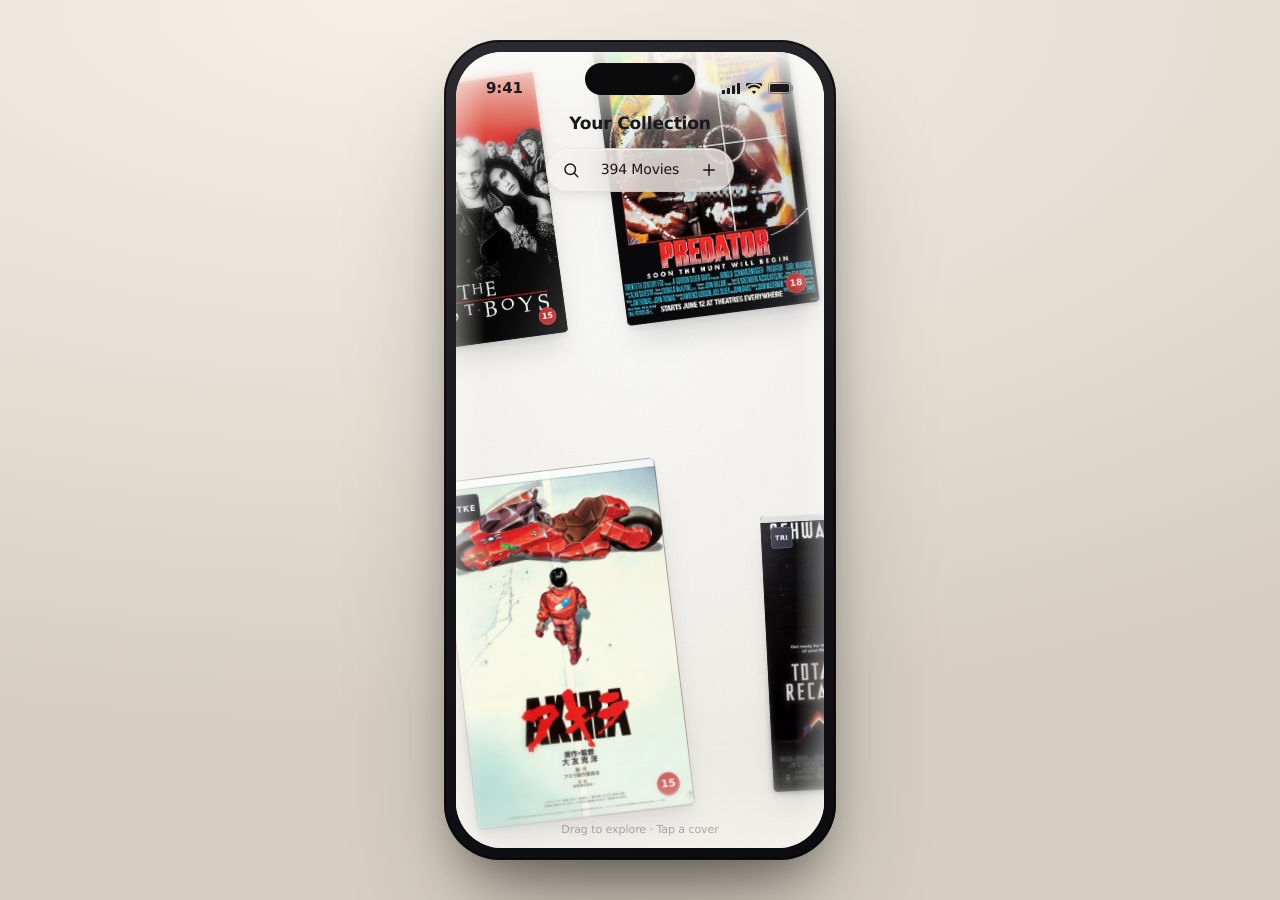
<file: projects/movie-bookmarker/index.html>
<!DOCTYPE html>
<html lang="en">
<head>
<meta charset="UTF-8" />
<meta name="viewport" content="width=device-width,initial-scale=1,maximum-scale=1,user-scalable=no,viewport-fit=cover" />
<meta name="apple-mobile-web-app-capable" content="yes" />
<title>Movie Bookmarker — Prototype</title>
<style>
  :root {
    --bg-room: #ebe7e0;
    --bg-screen: #fafaf7;
    --ink: #19181c;
    --ink-2: #6a6a72;
    --ink-3: #a4a4ad;
    --hairline: rgba(15, 15, 20, 0.08);
    --pill: rgba(245, 243, 240, 0.78);
    --pill-stroke: rgba(15, 15, 20, 0.06);
    --shadow-cover: 0 1px 1px rgba(20, 20, 30, 0.04),
                    0 6px 10px -2px rgba(20, 20, 30, 0.08),
                    0 24px 30px -8px rgba(20, 20, 30, 0.12);
    --shadow-cover-hero: 0 2px 2px rgba(20, 20, 30, 0.06),
                         0 12px 20px -4px rgba(20, 20, 30, 0.12),
                         0 40px 60px -16px rgba(20, 20, 30, 0.22);
    --ease-physical: cubic-bezier(0.22, 0.72, 0.18, 1);
  }
  * { box-sizing: border-box; margin: 0; padding: 0; -webkit-tap-highlight-color: transparent; }
  html, body { height: 100%; }
  body {
    font-family: -apple-system, BlinkMacSystemFont, "SF Pro Text", "SF Pro Display", "Segoe UI", system-ui, sans-serif;
    color: var(--ink);
    background:
      radial-gradient(120% 80% at 30% 0%, #f4f0e8 0%, #e3ddd2 60%, #d6cfc1 100%);
    overflow: hidden;
    overscroll-behavior: none;
    -webkit-font-smoothing: antialiased;
    text-rendering: geometricPrecision;
  }

  /* ---------- Phone frame ---------- */
  .stage {
    position: fixed;
    inset: 0;
    display: grid;
    place-items: center;
    padding: 24px;
  }
  .device {
    position: relative;
    width: 392px;
    height: 820px;
    border-radius: 56px;
    padding: 12px;
    background: linear-gradient(160deg, #2b2b30 0%, #15151a 50%, #0c0c10 100%);
    box-shadow:
      0 1px 0 rgba(255,255,255,0.06) inset,
      0 -1px 0 rgba(0,0,0,0.5) inset,
      0 30px 50px -20px rgba(0,0,0,0.45),
      0 60px 120px -30px rgba(0,0,0,0.35);
  }
  .device::before {
    /* outer chrome ring */
    content: "";
    position: absolute;
    inset: 0;
    border-radius: 56px;
    box-shadow:
      0 0 0 1px rgba(255,255,255,0.06) inset,
      0 0 0 2px rgba(0,0,0,0.7) inset;
    pointer-events: none;
  }
  .screen {
    position: relative;
    width: 100%;
    height: 100%;
    border-radius: 46px;
    overflow: hidden;
    background: var(--bg-screen);
    isolation: isolate;
  }
  .notch {
    position: absolute;
    top: 11px;
    left: 50%;
    transform: translateX(-50%);
    width: 110px;
    height: 32px;
    background: #0b0b0e;
    border-radius: 22px;
    z-index: 80;
    pointer-events: none;
    box-shadow: 0 1px 1px rgba(255,255,255,0.04) inset;
  }
  .notch::after {
    /* tiny camera dot */
    content: "";
    position: absolute;
    top: 50%;
    right: 14px;
    transform: translateY(-50%);
    width: 8px;
    height: 8px;
    border-radius: 50%;
    background: radial-gradient(circle at 30% 30%, #2a2a30 0%, #0a0a0d 70%);
    box-shadow: 0 0 0 1px rgba(255,255,255,0.05);
  }

  @media (max-width: 500px), (max-height: 880px) {
    .stage { padding: 0; }
    .device {
      width: 100vw;
      height: 100vh;
      max-width: none;
      max-height: none;
      border-radius: 0;
      padding: 0;
      background: var(--bg-screen);
      box-shadow: none;
    }
    .device::before { display: none; }
    .screen { border-radius: 0; }
    .notch { display: none; }
  }

  /* ---------- Status bar ---------- */
  .status-bar {
    position: absolute;
    top: 0; left: 0; right: 0;
    height: 54px;
    z-index: 70;
    display: flex;
    align-items: center;
    justify-content: space-between;
    padding: 18px 30px 0;
    font-size: 15px;
    font-weight: 600;
    letter-spacing: -0.01em;
    color: var(--ink);
    pointer-events: none;
  }
  .status-bar__right { display: flex; align-items: center; gap: 6px; }
  .status-bar__right svg { display: block; }

  /* ---------- Header ---------- */
  .header {
    position: absolute;
    top: 54px;
    left: 0;
    right: 0;
    z-index: 60;
    padding: 8px 0 0;
    text-align: center;
    pointer-events: none;
  }
  .header__title {
    font-size: 17px;
    font-weight: 600;
    letter-spacing: -0.01em;
    color: var(--ink);
  }
  .pill {
    margin: 14px auto 0;
    height: 44px;
    width: max-content;
    padding: 0 6px;
    display: inline-flex;
    align-items: center;
    gap: 4px;
    background: var(--pill);
    backdrop-filter: blur(20px) saturate(160%);
    -webkit-backdrop-filter: blur(20px) saturate(160%);
    border: 1px solid var(--pill-stroke);
    border-radius: 999px;
    box-shadow:
      0 1px 0 rgba(255,255,255,0.6) inset,
      0 6px 16px -8px rgba(0,0,0,0.18);
    pointer-events: auto;
  }
  .pill__btn {
    width: 36px;
    height: 36px;
    border-radius: 999px;
    background: transparent;
    border: none;
    display: grid;
    place-items: center;
    color: var(--ink);
    cursor: pointer;
    transition: background 200ms ease;
  }
  .pill__btn:active { background: rgba(0,0,0,0.05); }
  .pill__btn svg { display: block; }
  .pill__count {
    padding: 0 8px;
    font-size: 14px;
    font-weight: 500;
    color: var(--ink);
    letter-spacing: -0.01em;
    white-space: nowrap;
  }

  /* ---------- Plane viewport ---------- */
  .viewport {
    position: absolute;
    inset: 0;
    overflow: hidden;
    z-index: 10;
    background:
      radial-gradient(140% 80% at 50% 30%, #fdfdfb 0%, #f3f1ec 70%, #e7e3dc 100%);
  }
  .viewport::before {
    /* subtle paper grain via SVG noise (data URI) */
    content: "";
    position: absolute;
    inset: -10%;
    background-image: url("data:image/svg+xml;utf8,<svg xmlns='http://www.w3.org/2000/svg' width='220' height='220'><filter id='n'><feTurbulence type='fractalNoise' baseFrequency='0.85' numOctaves='2' stitchTiles='stitch'/><feColorMatrix values='0 0 0 0 0  0 0 0 0 0  0 0 0 0 0  0 0 0 0.06 0'/></filter><rect width='220' height='220' filter='url(%23n)'/></svg>");
    opacity: 0.7;
    mix-blend-mode: multiply;
    pointer-events: none;
  }
  .plane {
    position: absolute;
    top: 0;
    left: 0;
    transform-origin: 0 0;
    will-change: transform;
    touch-action: none;
    -webkit-user-select: none;
    user-select: none;
    transition: filter 380ms var(--ease-physical), opacity 380ms var(--ease-physical);
  }
  .plane.is-dimmed {
    filter: blur(6px) saturate(85%);
    opacity: 0.35;
  }

  /* ---------- Cover ---------- */
  .cover {
    --w: 210px;
    --h: 336px;
    position: absolute;
    width: var(--w);
    height: var(--h);
    border-radius: 5px;
    overflow: hidden;
    background: #1a1a1f;
    box-shadow: var(--shadow-cover);
    transform-origin: 50% 50%;
    cursor: pointer;
    will-change: transform;
    isolation: isolate;
  }
  .cover[data-hidden="true"] { visibility: hidden; }
  .cover__art {
    position: absolute;
    inset: 0;
    display: flex;
    flex-direction: column;
    align-items: stretch;
    justify-content: center;
    padding: 18px 14px;
    color: #fff;
    text-align: center;
  }
  .cover__poster {
    /* full-bleed theatrical poster behind all the chrome */
    position: absolute;
    inset: 0;
    background-size: cover;
    background-position: center;
    z-index: 1;
  }
  .cover__spine {
    /* thin white-ish band at very top, classic VHS sleeve edge */
    position: absolute;
    top: 0; left: 0; right: 0;
    height: 8px;
    background: rgba(255,255,255,0.85);
    box-shadow: 0 1px 0 rgba(0,0,0,0.15);
    z-index: 3;
  }
  .cover__studio {
    position: absolute;
    top: 14px;
    left: 12px;
    width: 26px;
    height: 26px;
    border-radius: 4px;
    display: grid;
    place-items: center;
    font-size: 8px;
    font-weight: 800;
    letter-spacing: 0.5px;
    color: #fff;
    z-index: 4;
    box-shadow: 0 1px 0 rgba(0,0,0,0.25), inset 0 0 0 1px rgba(255,255,255,0.18);
  }
  .cover__rating {
    position: absolute;
    bottom: 12px;
    right: 12px;
    width: 22px;
    height: 22px;
    border-radius: 50%;
    background: #b91d1d;
    color: #fff;
    font-size: 10px;
    font-weight: 800;
    display: grid;
    place-items: center;
    z-index: 4;
    box-shadow: 0 1px 0 rgba(0,0,0,0.3), inset 0 0 0 1px rgba(255,255,255,0.18);
  }
  .cover__title {
    font-weight: 900;
    line-height: 0.92;
    letter-spacing: -0.01em;
    color: #fff;
    z-index: 2;
    display: flex;
    flex-direction: column;
    align-items: center;
    gap: 2px;
  }
  .cover__title span { display: block; }
  .cover__tagline {
    margin-top: 8px;
    font-size: 7px;
    font-weight: 600;
    letter-spacing: 0.08em;
    text-transform: uppercase;
    opacity: 0.7;
    z-index: 2;
  }
  .cover__sheen {
    position: absolute;
    inset: 0;
    z-index: 5;
    pointer-events: none;
    background:
      linear-gradient(118deg, rgba(255,255,255,0.22) 0%, rgba(255,255,255,0.06) 14%, transparent 32%, transparent 60%, rgba(255,255,255,0.04) 80%, rgba(255,255,255,0.18) 100%);
    mix-blend-mode: screen;
  }
  .cover__plastic {
    /* subtle plastic case reflection edge */
    position: absolute;
    inset: 0;
    z-index: 6;
    pointer-events: none;
    border-radius: 5px;
    box-shadow:
      inset 0 1px 0 rgba(255,255,255,0.25),
      inset 0 0 0 1px rgba(255,255,255,0.06),
      inset 0 -1px 0 rgba(0,0,0,0.3);
  }

  /* Title style variants */
  .ts-serif span { font-family: "Times New Roman", "Times", serif; font-style: italic; }
  .ts-serif-block span { font-family: "Times New Roman", "Times", serif; font-weight: 900; letter-spacing: -0.02em; }
  .ts-condensed span { font-family: "Impact", "Oswald", "Arial Narrow", sans-serif; letter-spacing: 0.01em; }
  .ts-stencil span { font-family: "Impact", sans-serif; letter-spacing: 0.18em; }
  .ts-display span { font-family: "Arial Black", "Helvetica Neue", sans-serif; letter-spacing: -0.02em; }
  .ts-wide span { font-family: "Arial Black", sans-serif; transform: scaleY(1.25); transform-origin: 50% 50%; }
  .ts-tiny { font-size: 14px; }
  .ts-sm { font-size: 18px; }
  .ts-md { font-size: 22px; }
  .ts-lg { font-size: 28px; }
  .ts-xl { font-size: 34px; }

  /* ---------- Hero stage ---------- */
  .hero-stage {
    position: absolute;
    inset: 0;
    z-index: 90;
    pointer-events: none;
    background: rgba(250,250,247,0);
    transition: background 360ms var(--ease-physical);
  }
  .hero-stage.is-active { pointer-events: auto; background: rgba(250,250,247,0.92); }

  .hero-close {
    position: absolute;
    top: 70px;
    left: 50%;
    transform: translateX(-50%) scale(0.85);
    width: 40px;
    height: 40px;
    border-radius: 50%;
    background: rgba(15, 15, 20, 0.06);
    border: none;
    color: var(--ink);
    display: grid;
    place-items: center;
    cursor: pointer;
    opacity: 0;
    transition: opacity 240ms ease, transform 320ms var(--ease-physical), background 200ms ease;
    z-index: 95;
    backdrop-filter: blur(8px);
  }
  .hero-close:active { background: rgba(15,15,20,0.12); }
  .hero-stage.is-active .hero-close { opacity: 1; transform: translateX(-50%) scale(1); }

  /* Cassette layer — positioned absolutely behind the cover at the hero target */
  .cassette-layer {
    position: absolute;
    z-index: 92;
    pointer-events: none;
    opacity: 0;
    transform-origin: 20% 50%;
  }
  .cassette-layer.is-revealing {
    animation: cassetteSlide 540ms var(--ease-physical) forwards;
  }
  .cassette-layer.is-collapsing {
    animation: cassetteSlideBack 520ms var(--ease-physical) forwards;
  }
  @keyframes cassetteSlide {
    0%   { transform: translateX(0) translateY(0) rotate(0deg); opacity: 0; }
    30%  { opacity: 1; }
    100% { transform: translateX(58%) translateY(-4%) rotate(-2.6deg); opacity: 1; }
  }
  @keyframes cassetteSlideBack {
    0%   { transform: translateX(58%) translateY(-4%) rotate(-2.6deg); opacity: 1; }
    100% { transform: translateX(0) translateY(0) rotate(0deg); opacity: 0; }
  }

  .cassette {
    position: relative;
    width: 100%;
    height: 100%;
    border-radius: 4px;
    background: linear-gradient(180deg, #1a1a1d 0%, #0a0a0c 100%);
    box-shadow:
      0 1px 0 rgba(255,255,255,0.06) inset,
      0 -1px 0 rgba(0,0,0,0.6) inset,
      0 8px 14px -2px rgba(0,0,0,0.2),
      0 22px 30px -8px rgba(0,0,0,0.28);
    overflow: hidden;
  }
  .cassette__top {
    position: absolute;
    top: 8%; left: 6%; right: 6%;
    height: 38%;
    background: linear-gradient(180deg, #f4f1e8 0%, #e6e1d3 100%);
    border-radius: 2px;
    box-shadow: 0 1px 0 rgba(0,0,0,0.2), inset 0 0 0 1px rgba(0,0,0,0.05);
  }
  .cassette__top::before {
    /* faint horizontal lines */
    content: "";
    position: absolute;
    inset: 8% 8% 30% 8%;
    background: repeating-linear-gradient(
      to bottom,
      transparent 0px,
      transparent 5px,
      rgba(0,0,0,0.07) 5px,
      rgba(0,0,0,0.07) 6px
    );
    opacity: 0.55;
  }
  .cassette__sticker {
    position: absolute;
    right: 12%;
    top: 18%;
    width: 36%;
    height: 28%;
    background: radial-gradient(ellipse at 40% 35%, #e63a3a 0%, #b51d1d 60%, #841414 100%);
    border-radius: 999px;
    box-shadow: 0 1px 2px rgba(0,0,0,0.18), inset 0 0 0 1px rgba(255,255,255,0.18);
    display: grid;
    place-items: center;
    color: #fff;
    font-size: 7px;
    font-weight: 800;
    letter-spacing: 0.1em;
    text-align: center;
  }
  .cassette__window {
    position: absolute;
    left: 10%; right: 10%;
    top: 52%;
    height: 26%;
    background: linear-gradient(180deg, #050507 0%, #131316 60%, #1c1c1f 100%);
    border-radius: 2px;
    box-shadow:
      inset 0 0 0 1px rgba(255,255,255,0.04),
      inset 0 2px 4px rgba(0,0,0,0.7);
    overflow: hidden;
  }
  .cassette__reel {
    position: absolute;
    top: 50%;
    width: 30%;
    aspect-ratio: 1;
    border-radius: 50%;
    background:
      radial-gradient(circle at 50% 50%, #2a2a2e 0 18%, transparent 18.5%),
      conic-gradient(from 0deg, #1a1a1d, #2a2a2d, #1a1a1d, #2a2a2d, #1a1a1d, #2a2a2d, #1a1a1d, #2a2a2d, #1a1a1d);
    box-shadow:
      0 0 0 1px rgba(255,255,255,0.06),
      inset 0 0 0 2px rgba(0,0,0,0.5);
    transform: translateY(-50%);
  }
  .cassette__reel--l { left: 8%; }
  .cassette__reel--r { right: 8%; }
  .cassette__reel::after {
    content: "";
    position: absolute;
    inset: 38%;
    border-radius: 50%;
    background: radial-gradient(circle, #5a5a60 0%, #2a2a2e 100%);
    box-shadow: inset 0 0 0 1px rgba(255,255,255,0.08);
  }
  .cassette__tape {
    position: absolute;
    left: 20%;
    right: 20%;
    top: 60%;
    height: 6%;
    background: linear-gradient(180deg, #2a2a2d 0%, #15151a 100%);
    border-radius: 1px;
    opacity: 0.85;
  }
  .cassette__bottom {
    position: absolute;
    left: 6%; right: 6%;
    bottom: 4%;
    height: 14%;
    background: repeating-linear-gradient(
      to right,
      #0a0a0c 0px,
      #0a0a0c 2px,
      #1c1c1e 2px,
      #1c1c1e 4px
    );
    border-radius: 1px;
    box-shadow: inset 0 1px 0 rgba(255,255,255,0.04);
  }
  .cassette__edge {
    position: absolute;
    top: 0; bottom: 0;
    width: 4px;
    background: linear-gradient(180deg, #2a2a2d 0%, #0a0a0c 100%);
    box-shadow: inset 0 0 0 1px rgba(255,255,255,0.04);
  }
  .cassette__edge--l { left: 0; border-radius: 4px 0 0 4px; }
  .cassette__edge--r { right: 0; border-radius: 0 4px 4px 0; }

  /* Hero cover overlay (clone of the tapped cover) — child of heroStage so screen overflow clips it */
  .hero-cover {
    position: absolute;
    z-index: 94;
    pointer-events: none;
    will-change: transform;
    transform-origin: 50% 50%;
    box-shadow: var(--shadow-cover-hero);
  }
  /* Note: cover flight is driven by Web Animations API (clone.animate) — no CSS transition needed. */

  /* Hide header during hero so the focal object owns the top */
  .screen.is-hero .header { opacity: 0; pointer-events: none; transition: opacity 280ms var(--ease-physical); }
  .screen .header { transition: opacity 280ms var(--ease-physical); }

  /* Metadata sheet */
  .hero-meta {
    position: absolute;
    left: 0; right: 0;
    bottom: 0;
    z-index: 93;
    padding: 16px 24px 24px;
    pointer-events: none;
  }
  .hero-meta__row {
    display: flex;
    justify-content: space-between;
    align-items: baseline;
    padding: 9px 0;
    border-bottom: 1px solid var(--hairline);
    font-size: 13.5px;
    opacity: 0;
    transform: translateY(8px);
    transition: opacity 360ms var(--ease-physical), transform 360ms var(--ease-physical);
  }
  .hero-meta__row .k { color: var(--ink-2); font-weight: 500; letter-spacing: -0.005em; }
  .hero-meta__row .v { color: var(--ink); font-weight: 500; letter-spacing: -0.005em; }
  .hero-meta__title {
    margin-top: 14px;
    font-size: 17px;
    font-weight: 600;
    color: var(--ink);
    letter-spacing: -0.015em;
    opacity: 0;
    transform: translateY(8px);
    transition: opacity 360ms var(--ease-physical), transform 360ms var(--ease-physical);
  }
  .hero-meta__synopsis {
    margin-top: 8px;
    font-size: 13.5px;
    line-height: 1.45;
    color: var(--ink-2);
    letter-spacing: -0.005em;
    opacity: 0;
    transform: translateY(8px);
    transition: opacity 360ms var(--ease-physical), transform 360ms var(--ease-physical);
  }
  .hero-meta__tags {
    margin-top: 12px;
    display: flex;
    gap: 8px;
    flex-wrap: wrap;
    opacity: 0;
    transform: translateY(8px);
    transition: opacity 360ms var(--ease-physical), transform 360ms var(--ease-physical);
  }
  .hero-meta__tag {
    padding: 7px 12px;
    border-radius: 999px;
    background: rgba(15,15,20,0.05);
    font-size: 12px;
    color: var(--ink);
    font-weight: 500;
    letter-spacing: -0.005em;
  }
  .hero-stage.is-active .hero-meta__row,
  .hero-stage.is-active .hero-meta__title,
  .hero-stage.is-active .hero-meta__synopsis,
  .hero-stage.is-active .hero-meta__tags {
    opacity: 1; transform: translateY(0);
  }

  /* Progressive blur "lens": a backdrop-filter layer masked to a radial gradient so the
     viewport's central ~40% stays sharp and the edges defocus toward the corners. Sits above
     the plane and below the color vignette so the two effects compose. */
  .viewport__blur {
    position: absolute;
    inset: 0;
    z-index: 49;
    pointer-events: none;
    backdrop-filter: blur(3px);
    -webkit-backdrop-filter: blur(3px);
    -webkit-mask-image: radial-gradient(ellipse 80% 70% at 50% 50%, transparent 0%, transparent 52%, rgba(0,0,0,0.55) 82%, #000 100%);
            mask-image: radial-gradient(ellipse 80% 70% at 50% 50%, transparent 0%, transparent 52%, rgba(0,0,0,0.55) 82%, #000 100%);
  }

  /* edge hint gradients on viewport — subtle vignette so off-screen covers blend out softly */
  .viewport::after {
    content: "";
    position: absolute;
    inset: 0;
    z-index: 50;
    pointer-events: none;
    background:
      linear-gradient(to bottom, rgba(250,250,247,0.92) 0%, transparent 14%, transparent 86%, rgba(250,250,247,0.6) 100%),
      linear-gradient(to right, rgba(250,250,247,0.4) 0%, transparent 8%, transparent 92%, rgba(250,250,247,0.4) 100%);
  }

  /* small footer credit */
  .hint {
    position: absolute;
    bottom: 12px;
    left: 50%;
    transform: translateX(-50%);
    font-size: 11px;
    color: rgba(15,15,20,0.32);
    letter-spacing: -0.005em;
    z-index: 55;
    pointer-events: none;
    transition: opacity 240ms ease;
  }
  .hero-stage.is-active ~ .hint { opacity: 0; }
</style>
</head>
<body>
  <div class="stage">
    <div class="device" aria-label="Phone preview">
      <div class="screen" id="screen">
        <div class="notch" aria-hidden="true"></div>

        <!-- Status bar -->
        <div class="status-bar" aria-hidden="true">
          <span>9:41</span>
          <span class="status-bar__right">
            <!-- signal -->
            <svg width="18" height="11" viewBox="0 0 18 11" fill="currentColor"><rect x="0" y="7" width="3" height="4" rx="0.5"/><rect x="5" y="5" width="3" height="6" rx="0.5"/><rect x="10" y="2.5" width="3" height="8.5" rx="0.5"/><rect x="15" y="0" width="3" height="11" rx="0.5"/></svg>
            <!-- wifi -->
            <svg width="16" height="11" viewBox="0 0 16 11" fill="currentColor"><path d="M8 11l2.2-2.2a3.1 3.1 0 0 0-4.4 0L8 11zM3.1 6.1a7 7 0 0 1 9.8 0l1.6-1.6a9.3 9.3 0 0 0-13 0l1.6 1.6zM.4 3.4a10.8 10.8 0 0 1 15.2 0L17.1 1.9a13 13 0 0 0-18.2 0L.4 3.4z"/></svg>
            <!-- battery -->
            <svg width="26" height="12" viewBox="0 0 26 12" fill="none"><rect x="0.5" y="0.5" width="22" height="11" rx="3" stroke="currentColor" stroke-opacity="0.4"/><rect x="2" y="2" width="19" height="8" rx="1.5" fill="currentColor"/><rect x="23.5" y="3.5" width="1.5" height="5" rx="0.5" fill="currentColor" fill-opacity="0.4"/></svg>
          </span>
        </div>

        <!-- Header (above plane) -->
        <header class="header">
          <h1 class="header__title">Your Collection</h1>
          <div class="pill" role="toolbar" aria-label="Collection controls">
            <button class="pill__btn" aria-label="Search">
              <svg width="18" height="18" viewBox="0 0 24 24" fill="none" stroke="currentColor" stroke-width="2" stroke-linecap="round" stroke-linejoin="round"><circle cx="11" cy="11" r="7"/><path d="M21 21l-4.3-4.3"/></svg>
            </button>
            <span class="pill__count">394 Movies</span>
            <button class="pill__btn" aria-label="Add">
              <svg width="18" height="18" viewBox="0 0 24 24" fill="none" stroke="currentColor" stroke-width="2" stroke-linecap="round" stroke-linejoin="round"><path d="M12 5v14M5 12h14"/></svg>
            </button>
          </div>
        </header>

        <!-- Plane viewport -->
        <div class="viewport" id="viewport">
          <div class="plane" id="plane"></div>
          <div class="viewport__blur" aria-hidden="true"></div>
        </div>

        <!-- Hero stage -->
        <div class="hero-stage" id="heroStage" aria-hidden="true">
          <button class="hero-close" id="heroClose" aria-label="Close">
            <svg width="16" height="16" viewBox="0 0 24 24" fill="none" stroke="currentColor" stroke-width="2.2" stroke-linecap="round" stroke-linejoin="round"><path d="M6 6l12 12M18 6l-12 12"/></svg>
          </button>
          <div class="cassette-layer" id="cassetteLayer">
            <div class="cassette">
              <span class="cassette__edge cassette__edge--l"></span>
              <span class="cassette__edge cassette__edge--r"></span>
              <div class="cassette__top">
                <div class="cassette__sticker">15</div>
              </div>
              <div class="cassette__window">
                <span class="cassette__reel cassette__reel--l"></span>
                <span class="cassette__reel cassette__reel--r"></span>
                <span class="cassette__tape"></span>
              </div>
              <div class="cassette__bottom"></div>
            </div>
          </div>
          <div class="hero-meta" id="heroMeta">
            <div class="hero-meta__row"><span class="k">Last watched</span><span class="v">12/03/2015</span></div>
            <div class="hero-meta__row"><span class="k">Your rating</span><span class="v">8/10</span></div>
            <div class="hero-meta__row"><span class="k">Comment</span><span class="v">Nostalgic!</span></div>
            <div class="hero-meta__title">Lost Boys, 1987</div>
            <p class="hero-meta__synopsis">Lucy along with her two sons, Michael and Sam, moves to a small town in California. Soon, the two boys are pulled into a mysterious world of bikers, vampires, and vampire hunters.</p>
            <div class="hero-meta__tags">
              <span class="hero-meta__tag">Jason Patric</span>
              <span class="hero-meta__tag">Corey Haim</span>
              <span class="hero-meta__tag">Teen Horror</span>
            </div>
          </div>
        </div>

        <div class="hint">Drag to explore · Tap a cover</div>
      </div>
    </div>
  </div>

<script>
/* ----------------------------------------------------------
   Movie cover TEMPLATES — synthetic VHS sleeve designs (CSS only)
   ---------------------------------------------------------- */
const TEMPLATES = [
  { id: 'lost-boys', title: ['THE','LOST','BOYS'], tagline: 'Sleep all day · Party all night', bg:
      'radial-gradient(120% 80% at 50% 18%, #2d3a55 0%, #15243a 35%, #06101e 80%, #020812 100%)',
    titleClass: 'ts-serif-block ts-lg', studio: 'WB', studioBg: '#b8a06a', rating: '15' },
  { id: 'equilibrium', title: ['EQUILIBRIUM'], tagline: 'One man · One battle', bg:
      'linear-gradient(180deg, #2a2d31 0%, #131418 60%, #07080a 100%)',
    titleClass: 'ts-condensed ts-sm', studio: 'DIM', studioBg: '#7a7a85', rating: '15' },
  { id: 'fright',   title: ['FRIGHT'], tagline: '', bg:
      'radial-gradient(100% 70% at 50% 30%, #f24a3a 0%, #b21e1e 50%, #4a0c10 100%)',
    titleClass: 'ts-display ts-xl', studio: 'WB', studioBg: '#b8a06a', rating: '18' },
  { id: 'jeepers',  title: ['JEEPERS','CREEPERS'], tagline: 'Evil is right around the corner', bg:
      'radial-gradient(80% 60% at 50% 60%, #5a3a08 0%, #1a1208 60%, #050402 100%)',
    titleClass: 'ts-serif ts-md', studio: 'MGM', studioBg: '#c8a02a', rating: '15' },
  { id: 'point-break', title: ['POINT','BREAK'], tagline: '100% pure adrenaline', bg:
      'linear-gradient(180deg, #ffb04a 0%, #e64a1a 45%, #21304a 100%)',
    titleClass: 'ts-display ts-lg', studio: 'FOX', studioBg: '#0a2a5a', rating: '15' },
  { id: 'speed',    title: ['SPEED'], tagline: 'Get ready for rush hour', bg:
      'linear-gradient(180deg, #ffb83a 0%, #ff5a1a 50%, #8a1a0a 100%)',
    titleClass: 'ts-display ts-xl', studio: 'FOX', studioBg: '#0a2a5a', rating: '15' },
  { id: 'heat',     title: ['HEAT'], tagline: 'A Los Angeles crime saga', bg:
      'linear-gradient(180deg, #2a3a5a 0%, #0e1a2e 50%, #1a1a1f 100%)',
    titleClass: 'ts-condensed ts-xl', studio: 'WB', studioBg: '#b8a06a', rating: '15' },
  { id: 'recall',   title: ['TOTAL','RECALL'], tagline: 'They stole his mind. Now he wants it back.', bg:
      'radial-gradient(100% 70% at 50% 50%, #ff7a2a 0%, #b81a1a 50%, #2a0606 100%)',
    titleClass: 'ts-stencil ts-md', studio: 'TRI', studioBg: '#2a2a3a', rating: '18' },
  { id: 'the-crow', title: ['THE','CROW'], tagline: 'Believe in angels', bg:
      'linear-gradient(180deg, #0a0a0d 0%, #1a0608 60%, #5a0a1a 100%)',
    titleClass: 'ts-serif-block ts-xl', studio: 'MX', studioBg: '#3a3a4a', rating: '18' },
  { id: 'near-dark',title: ['NEAR','DARK'], tagline: 'Pray for daylight', bg:
      'radial-gradient(80% 60% at 50% 30%, #1a3a3a 0%, #0a1818 60%, #050a0e 100%)',
    titleClass: 'ts-serif-block ts-lg', studio: 'IND', studioBg: '#5a3a2a', rating: '18' },
  { id: 'robocop',  title: ['ROBOCOP'], tagline: 'Part man · Part machine · All cop', bg:
      'linear-gradient(180deg, #4a5a6a 0%, #1a2230 60%, #06080e 100%)',
    titleClass: 'ts-display ts-lg', studio: 'ORI', studioBg: '#a83030', rating: '18' },
  { id: 'predator', title: ['PREDATOR'], tagline: 'Soon the hunt will begin', bg:
      'linear-gradient(180deg, #2a3a1a 0%, #0e1a0a 60%, #050a04 100%)',
    titleClass: 'ts-stencil ts-md', studio: 'FOX', studioBg: '#0a2a5a', rating: '18' },
  { id: 'big-trouble', title: ['BIG','TROUBLE'], tagline: 'in Little China', bg:
      'radial-gradient(80% 60% at 50% 35%, #4a8a3a 0%, #1a3a2a 60%, #0a1a14 100%)',
    titleClass: 'ts-display ts-md', studio: 'FOX', studioBg: '#0a2a5a', rating: '15' },
  { id: 'escape-ny',title: ['ESCAPE','NEW YORK'], tagline: '1997 · The city is a prison', bg:
      'linear-gradient(180deg, #1a1a1d 0%, #060608 100%)',
    titleClass: 'ts-stencil ts-sm', studio: 'AVC', studioBg: '#a03030', rating: '18' },
  { id: 'society',  title: ['SOCIETY'], tagline: 'The rich have always fed on the poor', bg:
      'linear-gradient(180deg, #c8a02a 0%, #6a5210 50%, #1a1208 100%)',
    titleClass: 'ts-serif-block ts-xl', studio: 'WIZ', studioBg: '#3a3a4a', rating: '18' },
  { id: 'tremors',  title: ['TREMORS'], tagline: 'They live · They breed · They eat', bg:
      'linear-gradient(180deg, #d8a86a 0%, #8a5a2a 50%, #2a1808 100%)',
    titleClass: 'ts-display ts-xl', studio: 'UNI', studioBg: '#0e2a4a', rating: '15' },
  { id: 'thing',    title: ['THE','THING'], tagline: 'Man is the warmest place to hide', bg:
      'radial-gradient(80% 60% at 50% 40%, #2a4a8a 0%, #0e1a3a 60%, #04081a 100%)',
    titleClass: 'ts-display ts-xl', studio: 'UNI', studioBg: '#0e2a4a', rating: '18' },
  { id: 'fly',      title: ['THE','FLY'], tagline: 'Be afraid · Be very afraid', bg:
      'radial-gradient(80% 60% at 50% 50%, #6a8a3a 0%, #2a3a1a 60%, #0a1208 100%)',
    titleClass: 'ts-serif-block ts-xl', studio: 'FOX', studioBg: '#0a2a5a', rating: '18' },
  { id: 'highlander', title: ['HIGHLANDER'], tagline: 'There can be only one', bg:
      'linear-gradient(180deg, #1a2a3a 0%, #0a121e 60%, #050810 100%)',
    titleClass: 'ts-serif ts-sm', studio: 'EMI', studioBg: '#5a3030', rating: '15' },
  { id: 'they-live',title: ['THEY','LIVE'], tagline: 'Obey · Consume · Submit', bg:
      'linear-gradient(180deg, #2a2a2e 0%, #0a0a0e 100%)',
    titleClass: 'ts-stencil ts-md', studio: 'UNI', studioBg: '#0e2a4a', rating: '15' },
  { id: 'akira',    title: ['AKIRA'], tagline: 'Neo Tokyo is about to explode', bg:
      'radial-gradient(80% 60% at 50% 60%, #e62a2a 0%, #7a0a0a 50%, #1a0608 100%)',
    titleClass: 'ts-display ts-xl', studio: 'TKE', studioBg: '#1a1a1f', rating: '15' },
  { id: 'rumble',   title: ['RUMBLE','FISH'], tagline: 'Loyalty is everything', bg:
      'linear-gradient(180deg, #0a0a0c 0%, #1a1a1f 100%)',
    titleClass: 'ts-serif ts-md', studio: 'UNI', studioBg: '#0e2a4a', rating: '15' },
  { id: 'mad-max',  title: ['MAD','MAX'], tagline: 'When the gangs take over the highway', bg:
      'linear-gradient(180deg, #a8530a 0%, #4a1a08 60%, #0e0606 100%)',
    titleClass: 'ts-display ts-xl', studio: 'MGM', studioBg: '#c8a02a', rating: '18' },
  { id: 'evil-dead',title: ['EVIL','DEAD'], tagline: 'The ultimate experience in grueling horror', bg:
      'radial-gradient(80% 60% at 50% 30%, #4a0a0a 0%, #1a0404 60%, #050202 100%)',
    titleClass: 'ts-serif-block ts-xl', studio: 'NEW', studioBg: '#3a3a4a', rating: '18' },
];
// Each cover's theatrical poster lives at posters/{id}.jpg next to the HTML. If the file is
// missing (or still downloading), the cover's gradient `bg` stays visible as fallback.
TEMPLATES.forEach(t => { t.poster = `posters/${t.id}.jpg`; });

/* ----------------------------------------------------------
   Stable seeded RNG so layout is identical each load
   ---------------------------------------------------------- */
function mulberry32(seed) {
  return function() {
    let t = (seed += 0x6D2B79F5);
    t = Math.imul(t ^ (t >>> 15), t | 1);
    t ^= t + Math.imul(t ^ (t >>> 7), t | 61);
    return ((t ^ (t >>> 14)) >>> 0) / 4294967296;
  };
}

/* ----------------------------------------------------------
   Generate ~50 cover slots scattered across the plane
   ---------------------------------------------------------- */
const PLANE_W = 1320;
const PLANE_H = 5400;
const COVER_W = 210;
const COVER_H = 336;

function buildSlots() {
  const rand = mulberry32(13);
  const slots = [];
  const cols = 4;
  const rows = 13;
  const colSpan = (PLANE_W - 100) / cols;
  const rowSpan = (PLANE_H - 240) / rows;
  // build template order via coprime stride so each template appears evenly
  const stride = 11; // gcd(11, 24) = 1
  let idx = 0;
  for (let r = 0; r < rows; r++) {
    for (let c = 0; c < cols; c++) {
      if (slots.length >= 50) break;
      const stagger = (r % 2 === 0 ? 0 : colSpan * 0.32);
      const baseCX = 50 + c * colSpan + colSpan / 2 + stagger;
      const baseCY = 160 + r * rowSpan + rowSpan / 2;
      const jitterX = (rand() - 0.5) * (colSpan * 0.42);
      const jitterY = (rand() - 0.5) * (rowSpan * 0.36);
      const rot = (rand() - 0.5) * 18;   // -9..9 deg
      const scale = 0.78 + rand() * 0.40; // 0.78..1.18
      const cx = baseCX + jitterX;
      const cy = baseCY + jitterY;
      const tplIndex = (idx * stride) % TEMPLATES.length;
      slots.push({
        id: 'slot-' + idx,
        cx, cy, rot, scale,
        template: TEMPLATES[tplIndex],
      });
      idx++;
    }
  }
  return slots;
}

const SLOTS = buildSlots();

/* ----------------------------------------------------------
   Render the plane
   ---------------------------------------------------------- */
const plane = document.getElementById('plane');
const viewport = document.getElementById('viewport');
const screen = document.getElementById('screen');
const heroStage = document.getElementById('heroStage');
const cassetteLayer = document.getElementById('cassetteLayer');
const heroClose = document.getElementById('heroClose');

plane.style.width = PLANE_W + 'px';
plane.style.height = PLANE_H + 'px';

function coverInnerHTML(tpl) {
  // The poster JPG sits at z-index 1 inside the cover. If it fails to load, the cover's
  // background gradient (tpl.bg, applied to .cover itself) shows through as fallback.
  const poster = tpl.poster
    ? `<div class="cover__poster" style="background-image:url('${tpl.poster}')"></div>`
    : '';
  return `
    ${poster}
    <div class="cover__spine"></div>
    <div class="cover__studio" style="background:${tpl.studioBg}">${tpl.studio}</div>
    <div class="cover__rating">${tpl.rating}</div>
    <div class="cover__sheen"></div>
    <div class="cover__plastic"></div>
  `;
}

function buildPlane() {
  const frag = document.createDocumentFragment();
  // Sort so smaller-scale covers render behind larger ones
  const ordered = [...SLOTS].sort((a, b) => a.scale - b.scale);
  for (const slot of ordered) {
    const el = document.createElement('div');
    el.className = 'cover';
    el.dataset.id = slot.id;
    el.style.left = (slot.cx - COVER_W / 2) + 'px';
    el.style.top = (slot.cy - COVER_H / 2) + 'px';
    el.style.transform = `rotate(${slot.rot.toFixed(2)}deg) scale(${slot.scale.toFixed(3)})`;
    el.style.background = slot.template.bg;
    el.style.zIndex = Math.round(slot.scale * 100);
    el.innerHTML = coverInnerHTML(slot.template);
    frag.appendChild(el);
  }
  plane.appendChild(frag);
}
buildPlane();

const slotById = new Map(SLOTS.map(s => [s.id, s]));

/* ----------------------------------------------------------
   Pan state + bounds + inertia
   ---------------------------------------------------------- */
let panX = 0, panY = 0;
let minPanX, maxPanX, minPanY, maxPanY;
let vx = 0, vy = 0;
let isDown = false, isDrag = false;
let downX, downY, downPanX, downPanY;
let lastT, lastX, lastY;
let momentumRaf = null;
let downTarget = null;

function computeBounds() {
  const vw = viewport.clientWidth;
  const vh = viewport.clientHeight;
  // max(0, ...) ensures bounds exist even if plane is smaller than viewport
  maxPanX = 0;
  minPanX = Math.min(0, vw - PLANE_W);
  maxPanY = 0;
  minPanY = Math.min(0, vh - PLANE_H);
}
computeBounds();

// Start a bit off-center so a few covers crop at edges
panX = Math.max(minPanX, -200);
panY = Math.max(minPanY, -180);

function apply() {
  plane.style.transform = `translate3d(${panX.toFixed(2)}px, ${panY.toFixed(2)}px, 0)`;
}
apply();

function softBound(p, min, max) {
  if (p > max) {
    const over = p - max;
    return max + Math.sign(over) * Math.sqrt(Math.abs(over)) * 6;
  }
  if (p < min) {
    const over = min - p;
    return min - Math.sqrt(Math.abs(over)) * 6;
  }
  return p;
}

function cancelMomentum() {
  if (momentumRaf) cancelAnimationFrame(momentumRaf);
  momentumRaf = null;
}

function startMomentum() {
  cancelMomentum();
  function tick() {
    panX += vx;
    panY += vy;
    vx *= 0.93;
    vy *= 0.93;
    const cx = Math.min(maxPanX, Math.max(minPanX, panX));
    const cy = Math.min(maxPanY, Math.max(minPanY, panY));
    if (panX !== cx) {
      // spring-back when past bounds
      vx += (cx - panX) * 0.18;
      vx *= 0.55;
    }
    if (panY !== cy) {
      vy += (cy - panY) * 0.18;
      vy *= 0.55;
    }
    apply();
    const settled = Math.abs(vx) < 0.25 && Math.abs(vy) < 0.25 && panX === cx && panY === cy;
    if (!settled) {
      momentumRaf = requestAnimationFrame(tick);
    } else {
      panX = cx; panY = cy; apply();
      momentumRaf = null;
    }
  }
  momentumRaf = requestAnimationFrame(tick);
}

plane.addEventListener('pointerdown', (e) => {
  if (heroOpen) return;
  isDown = true;
  isDrag = false;
  downX = e.clientX;
  downY = e.clientY;
  downPanX = panX;
  downPanY = panY;
  lastT = performance.now();
  lastX = e.clientX;
  lastY = e.clientY;
  vx = 0; vy = 0;
  downTarget = e.target.closest('.cover');
  cancelMomentum();
  plane.setPointerCapture(e.pointerId);
});

plane.addEventListener('pointermove', (e) => {
  if (!isDown) return;
  const dx = e.clientX - downX;
  const dy = e.clientY - downY;
  if (!isDrag && Math.hypot(dx, dy) > 6) isDrag = true;
  if (isDrag) {
    let nx = downPanX + dx;
    let ny = downPanY + dy;
    nx = softBound(nx, minPanX, maxPanX);
    ny = softBound(ny, minPanY, maxPanY);
    panX = nx; panY = ny;
    apply();
    const now = performance.now();
    const dt = Math.max(now - lastT, 1);
    // velocity in px per ~16ms frame
    vx = ((e.clientX - lastX) / dt) * 16;
    vy = ((e.clientY - lastY) / dt) * 16;
    lastT = now; lastX = e.clientX; lastY = e.clientY;
  }
});

plane.addEventListener('pointerup', (e) => {
  if (!isDown) return;
  isDown = false;
  try { plane.releasePointerCapture(e.pointerId); } catch (_) {}
  if (isDrag) {
    startMomentum();
  } else if (downTarget) {
    openHero(downTarget);
  }
  downTarget = null;
});

plane.addEventListener('pointercancel', () => {
  if (isDown) {
    isDown = false;
    if (isDrag) startMomentum();
  }
  downTarget = null;
});

window.addEventListener('resize', () => {
  computeBounds();
  panX = Math.min(maxPanX, Math.max(minPanX, panX));
  panY = Math.min(maxPanY, Math.max(minPanY, panY));
  apply();
});

/* ----------------------------------------------------------
   Shared-element transition to hero
   ---------------------------------------------------------- */
let heroOpen = false;
let heroCover = null;     // the floating clone element
let heroSourceEl = null;  // the original cover element (hidden during hero)
let heroSlot = null;
let metaTimers = [];
let heroGen = 0;          // increments on every openHero so stale timers can detect their session is dead

function clearMetaTimers() {
  metaTimers.forEach(t => clearTimeout(t));
  metaTimers = [];
}

// Hero target geometry: where the cover should land in heroStage-LOCAL coords
function getHeroTarget() {
  const stageRect = heroStage.getBoundingClientRect();
  const heroW = 220;
  const heroH = heroW * (COVER_H / COVER_W);
  // Position slightly left-of-center so the cassette can slide out to the right
  const centerX = stageRect.width / 2 - heroW * 0.10;
  const centerY = 130 + heroH / 2; // ~130px below top of screen (status bar + X button breathing room)
  return {
    centerX, centerY,
    width: heroW, height: heroH,
    scale: heroW / COVER_W,
    stageRect,
  };
}

// Resolved shadow values for WAAPI keyframes (CSS vars don't auto-resolve inside .animate())
const SHADOW_COVER = getComputedStyle(document.documentElement).getPropertyValue('--shadow-cover').trim();
const SHADOW_COVER_HERO = getComputedStyle(document.documentElement).getPropertyValue('--shadow-cover-hero').trim();

const FLIGHT_DURATION = 680;
const FLIGHT_EASING = 'cubic-bezier(.22, .72, .18, 1)';
const ARC_LIFT = 28; // px the midpoint Y is raised toward the viewer — the "small curve"

// Animate a cover element from one transform/shadow state to another along a gently arced path.
// The arc is achieved via a 3-keyframe WAAPI animation whose midpoint Y is offset upward by ARC_LIFT.
function animateCoverFlight(el, opts) {
  const midTx = (opts.startTx + opts.endTx) / 2;
  const midTy = (opts.startTy + opts.endTy) / 2 - ARC_LIFT;
  const midRot = (opts.startRot + opts.endRot) / 2;
  const midScale = (opts.startScale + opts.endScale) / 2;
  return el.animate([
    { transform: `translate(${opts.startTx}px, ${opts.startTy}px) rotate(${opts.startRot}deg) scale(${opts.startScale})`,
      boxShadow: opts.startShadow },
    { transform: `translate(${midTx}px, ${midTy}px) rotate(${midRot}deg) scale(${midScale})`,
      offset: 0.5 },
    { transform: `translate(${opts.endTx}px, ${opts.endTy}px) rotate(${opts.endRot}deg) scale(${opts.endScale})`,
      boxShadow: opts.endShadow },
  ], { duration: FLIGHT_DURATION, easing: FLIGHT_EASING, fill: 'forwards' });
}

function openHero(coverEl) {
  if (heroOpen) return;

  // If a previous close is still in-flight, its setTimeout cleanup hasn't fired yet —
  // synchronously tear down what it would have, so we don't leave an orphan clone in the DOM
  // (and so the previous source isn't stuck invisible if we're re-opening the same one).
  if (heroCover && heroCover.parentNode) heroCover.parentNode.removeChild(heroCover);
  if (heroSourceEl) heroSourceEl.dataset.hidden = 'false';
  heroCover = null;
  heroSourceEl = null;
  heroSlot = null;
  clearMetaTimers();
  cassetteLayer.classList.remove('is-revealing', 'is-collapsing');

  const slot = slotById.get(coverEl.dataset.id);
  if (!slot) return;
  heroOpen = true;
  heroSlot = slot;
  heroSourceEl = coverEl;
  const gen = ++heroGen;

  const tgt = getHeroTarget();

  // Measure source in heroStage-LOCAL coords
  const srcRect = coverEl.getBoundingClientRect();
  const srcLocalCX = srcRect.left + srcRect.width / 2 - tgt.stageRect.left;
  const srcLocalCY = srcRect.top + srcRect.height / 2 - tgt.stageRect.top;

  // Build the floating clone, append to heroStage so screen overflow:hidden clips it
  const clone = document.createElement('div');
  clone.className = 'cover hero-cover';
  clone.style.width = COVER_W + 'px';
  clone.style.height = COVER_H + 'px';
  clone.style.left = '0';
  clone.style.top = '0';
  clone.style.background = slot.template.bg;
  clone.innerHTML = coverInnerHTML(slot.template);
  // Initial transform + shadow: match the source exactly so the first frame of the animation
  // looks identical to the source the user just tapped on.
  const startTx = srcLocalCX - COVER_W / 2;
  const startTy = srcLocalCY - COVER_H / 2;
  clone.style.transform = `translate(${startTx}px, ${startTy}px) rotate(${slot.rot}deg) scale(${slot.scale})`;
  clone.style.boxShadow = SHADOW_COVER;
  heroStage.appendChild(clone);
  heroCover = clone;

  // Hide source so the clone takes its visual place
  coverEl.dataset.hidden = 'true';

  // Position the cassette layer at the hero cover's resting position (stage-local)
  const cassetteW = tgt.width * 0.92;
  const cassetteH = tgt.height * 1.02;
  cassetteLayer.style.left = (tgt.centerX - cassetteW / 2) + 'px';
  cassetteLayer.style.top = (tgt.centerY - cassetteH / 2) + 'px';
  cassetteLayer.style.width = cassetteW + 'px';
  cassetteLayer.style.height = cassetteH + 'px';
  // The cassette label sticker shows the movie's age rating; without this it'd always say "15"
  const sticker = cassetteLayer.querySelector('.cassette__sticker');
  if (sticker) sticker.textContent = slot.template.rating;

  // Dim plane + activate hero stage + hide header
  plane.classList.add('is-dimmed');
  heroStage.classList.add('is-active');
  heroStage.setAttribute('aria-hidden', 'false');
  screen.classList.add('is-hero');

  // Cover flight: arc upward from source to hero, shadow grows to hero-shadow.
  const endTx = tgt.centerX - COVER_W / 2;
  const endTy = tgt.centerY - COVER_H / 2;
  animateCoverFlight(clone, {
    startTx, startTy, startRot: slot.rot, startScale: slot.scale, startShadow: SHADOW_COVER,
    endTx,   endTy,   endRot: 0,         endScale: tgt.scale,    endShadow: SHADOW_COVER_HERO,
  });

  // After cover lands, slide cassette — gated by gen so a stale openHero timer can't fire after the user
  // has already closed this hero and opened a different one.
  const coverArrive = 680;
  const cassetteArrive = coverArrive + 540;
  metaTimers.push(setTimeout(() => {
    if (gen !== heroGen) return;
    cassetteLayer.classList.remove('is-collapsing');
    cassetteLayer.classList.add('is-revealing');
  }, coverArrive - 80));

  // Metadata is fading in via .hero-stage.is-active rules; we stagger via inline delay
  const rows = heroStage.querySelectorAll('.hero-meta__row');
  const baseDelay = coverArrive + 360;
  rows.forEach((row, i) => {
    row.style.transitionDelay = (baseDelay + i * 80) + 'ms';
  });
  const title = heroStage.querySelector('.hero-meta__title');
  const synopsis = heroStage.querySelector('.hero-meta__synopsis');
  const tags = heroStage.querySelector('.hero-meta__tags');
  title.style.transitionDelay = (baseDelay + 320) + 'ms';
  synopsis.style.transitionDelay = (baseDelay + 400) + 'ms';
  tags.style.transitionDelay = (baseDelay + 480) + 'ms';
}

function closeHero() {
  if (!heroOpen || !heroCover || !heroSourceEl || !heroSlot) return;
  heroOpen = false;
  clearMetaTimers();

  // Capture this session's refs locally. The cleanup setTimeout below must NOT touch the globals
  // if a new openHero has taken over by the time it fires — otherwise rapid back-and-forth taps
  // would remove the NEW clone and unhide the NEW source, breaking the next hero state.
  const myGen = heroGen;
  const cloneAtClose = heroCover;
  const sourceAtClose = heroSourceEl;

  // Reverse metadata immediately (clear stagger delays so meta fades out together)
  const allMeta = heroStage.querySelectorAll('.hero-meta__row, .hero-meta__title, .hero-meta__synopsis, .hero-meta__tags');
  allMeta.forEach(el => { el.style.transitionDelay = '0ms'; });

  // Everything starts at t=0 in parallel: backdrop fade, meta fade, close-btn fade,
  // cassette collapse, plane unblur, header fade-in, AND cover flight back.
  // This makes the close feel like one continuous gesture — the tape retreats INTO the
  // cover as the cover shrinks home, rather than the old sequential cassette-then-cover.
  heroStage.classList.remove('is-active');
  heroStage.setAttribute('aria-hidden', 'true');
  screen.classList.remove('is-hero');
  plane.classList.remove('is-dimmed');
  cassetteLayer.classList.remove('is-revealing');
  cassetteLayer.classList.add('is-collapsing');

  // Cover flight back along an arced path, with shadow transitioning hero → normal so the
  // swap at the end is pixel-perfect (CSS --w/--h now match COVER_W/H, eliminating the
  // earlier size jerk).
  const tgt = getHeroTarget();
  const srcRect = heroSourceEl.getBoundingClientRect();
  const srcLocalCX = srcRect.left + srcRect.width / 2 - tgt.stageRect.left;
  const srcLocalCY = srcRect.top + srcRect.height / 2 - tgt.stageRect.top;
  const heroTx = tgt.centerX - COVER_W / 2;
  const heroTy = tgt.centerY - COVER_H / 2;
  const endTx = srcLocalCX - COVER_W / 2;
  const endTy = srcLocalCY - COVER_H / 2;
  animateCoverFlight(heroCover, {
    startTx: heroTx, startTy: heroTy, startRot: 0,            startScale: tgt.scale,    startShadow: SHADOW_COVER_HERO,
    endTx,           endTy,           endRot: heroSlot.rot,   endScale: heroSlot.scale, endShadow: SHADOW_COVER,
  });

  // After flight ends (t=700ms ≈ FLIGHT_DURATION + 20ms buffer), swap clone → source.
  // Acts on the LOCAL refs captured at close-time, not the globals — so if a new openHero has
  // already started, this timer won't trample its state. The gen check additionally prevents us
  // from unhiding a source that the new session has just re-hidden.
  metaTimers.push(setTimeout(() => {
    // Always remove our clone if it's still in DOM (parentNode null = already cleaned up).
    if (cloneAtClose && cloneAtClose.parentNode) cloneAtClose.parentNode.removeChild(cloneAtClose);
    // Only touch source visibility + globals if no newer session has taken over.
    if (myGen === heroGen) {
      if (sourceAtClose) sourceAtClose.dataset.hidden = 'false';
      heroCover = null;
      heroSourceEl = null;
      heroSlot = null;
      cassetteLayer.classList.remove('is-collapsing');
    }
  }, FLIGHT_DURATION + 20));
}

heroClose.addEventListener('click', closeHero);
heroStage.addEventListener('click', (e) => {
  // tap on backdrop (not on close, cover, cassette, or meta) also closes
  if (e.target === heroStage) closeHero();
});
document.addEventListener('keydown', (e) => {
  if (e.key === 'Escape' && heroOpen) closeHero();
});
</script>
</body>
</html>
</file>
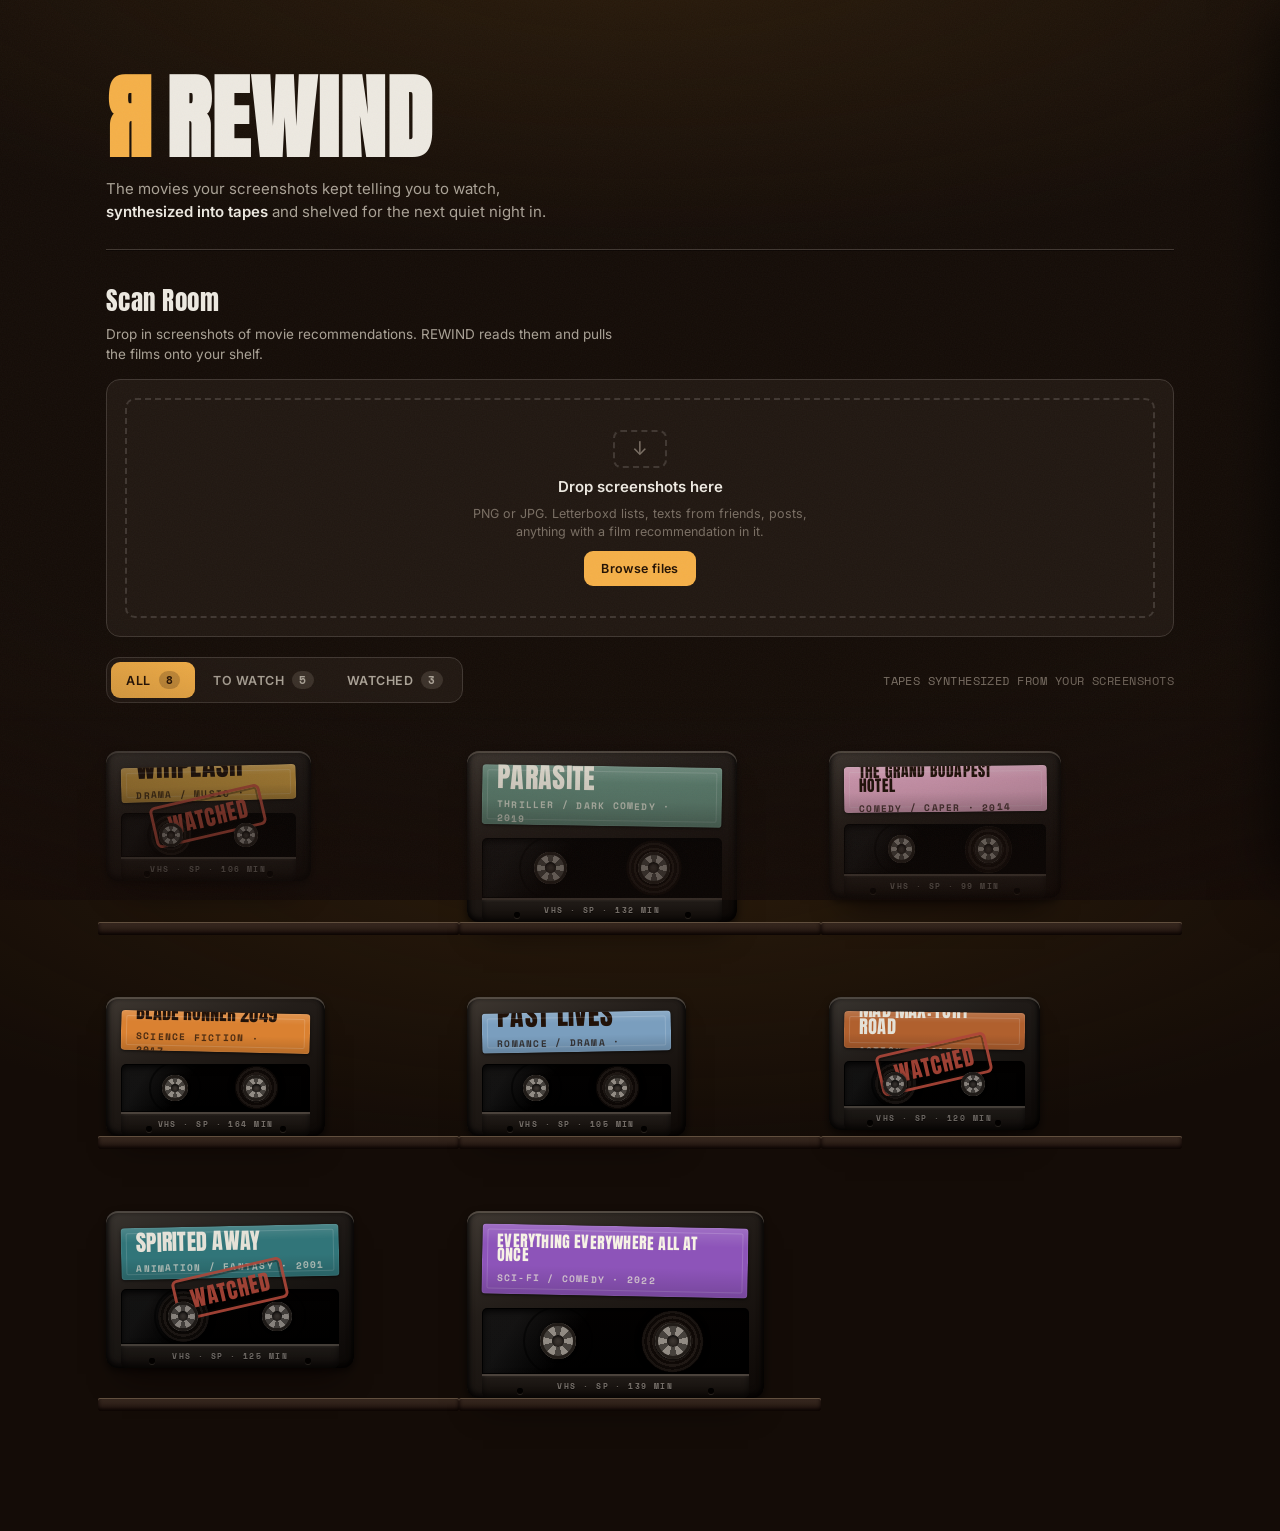
<file: projects/rewind/index.html>
<!DOCTYPE html>
<html lang="en">
<head>
<meta charset="UTF-8">
<meta name="viewport" content="width=device-width, initial-scale=1">
<meta name="theme-color" content="#231c14">
<title>REWIND — your screenshot movie shelf</title>
<link rel="preconnect" href="https://fonts.googleapis.com">
<link rel="preconnect" href="https://fonts.gstatic.com" crossorigin>
<link href="https://fonts.googleapis.com/css2?family=Anton&family=Inter:wght@400;500;600&family=Space+Mono:wght@400;700&display=swap" rel="stylesheet">
<style>
  :root{
    --bg:        oklch(0.165 0.018 56);
    --bg-2:      oklch(0.215 0.019 58);
    --bg-3:      oklch(0.262 0.021 56);
    --shelf:     oklch(0.30 0.028 52);
    --shelf-lo:  oklch(0.165 0.022 44);
    --ink:       oklch(0.935 0.012 82);
    --ink-dim:   oklch(0.715 0.020 76);
    --ink-faint: oklch(0.545 0.022 70);
    --accent:    oklch(0.805 0.142 74);
    --accent-lo: oklch(0.66 0.155 58);
    --stamp:     oklch(0.585 0.175 30);
    --plastic:   oklch(0.238 0.012 58);
    --plastic-hi:oklch(0.345 0.014 64);
    --plastic-lo:oklch(0.142 0.010 52);
    --line:      oklch(0.345 0.016 60);
    --shadow:    oklch(0.10 0.018 48 / 0.72);
  }

  *{ box-sizing:border-box; margin:0; padding:0; }

  html,body{ height:100%; }

  body{
    background:
      radial-gradient(120% 60% at 50% -8%, oklch(0.30 0.05 70 / 0.55), transparent 60%),
      var(--bg);
    color:var(--ink);
    font-family:"Inter", -apple-system, BlinkMacSystemFont, system-ui, sans-serif;
    -webkit-font-smoothing:antialiased;
    min-height:100%;
    overflow-x:hidden;
  }

  /* ambient room: vignette + faint film grain */
  .ambient{
    position:fixed; inset:0; pointer-events:none; z-index:60;
  }
  .ambient::before{
    content:""; position:absolute; inset:0;
    background:radial-gradient(125% 90% at 50% 32%, transparent 52%, var(--shelf-lo) 100%);
    opacity:0.92;
  }
  .ambient::after{
    content:""; position:absolute; inset:0;
    background-image:url("data:image/svg+xml,%3Csvg xmlns='http://www.w3.org/2000/svg' width='160' height='160'%3E%3Cfilter id='n'%3E%3CfeTurbulence type='fractalNoise' baseFrequency='0.82' numOctaves='2' stitchTiles='stitch'/%3E%3C/filter%3E%3Crect width='100%25' height='100%25' filter='url(%23n)'/%3E%3C/svg%3E");
    opacity:0.038; mix-blend-mode:overlay;
  }

  .wrap{ max-width:1180px; margin:0 auto; padding:0 clamp(20px,4.4vw,56px); }

  /* ---------- header ---------- */
  header{ padding:clamp(40px,7vw,76px) 0 26px; }

  .wordmark{
    font-family:"Anton", sans-serif;
    font-size:clamp(46px,9vw,92px);
    line-height:0.92;
    letter-spacing:0.012em;
    display:flex; align-items:baseline; gap:0.16em;
  }
  .wordmark .rw{ color:var(--accent); }
  .wordmark .rw span{ display:inline-block; transform:scaleX(-1); }

  .tagline{
    margin-top:16px;
    max-width:50ch;
    color:var(--ink-dim);
    font-size:15px;
    line-height:1.55;
  }
  .tagline b{ color:var(--ink); font-weight:600; }

  .rule{
    margin-top:26px; height:0;
    border-top:1px solid var(--line);
    box-shadow:0 1px 0 oklch(0.10 0.02 48 / 0.6);
  }

  /* ---------- filter bar ---------- */
  .filterbar{
    position:sticky; top:0; z-index:40;
    background:linear-gradient(var(--bg) 72%, transparent);
    padding:16px 0 18px;
  }
  .filterbar .wrap{
    display:flex; align-items:center; justify-content:space-between;
    gap:18px; flex-wrap:wrap;
  }

  .segmented{
    display:inline-flex; gap:3px;
    background:var(--bg-2);
    border:1px solid var(--line);
    border-radius:13px;
    padding:4px;
  }
  .seg{
    appearance:none; border:0; cursor:pointer;
    font-family:inherit; font-size:12.5px; font-weight:600;
    letter-spacing:0.04em; text-transform:uppercase;
    color:var(--ink-dim);
    background:transparent;
    padding:9px 15px; border-radius:9px;
    display:flex; align-items:center; gap:8px;
    white-space:nowrap;
    transition:color .16s ease, background-color .16s ease;
  }
  .seg:hover{ color:var(--ink); }
  .seg .count{
    font-family:"Space Mono", monospace; font-weight:700;
    font-size:11px;
    background:oklch(0.32 0.02 60); color:var(--ink-dim);
    padding:1px 7px; border-radius:999px;
    transition:background-color .16s ease, color .16s ease;
  }
  .seg[aria-pressed="true"]{
    background:var(--accent);
    color:oklch(0.20 0.04 60);
  }
  .seg[aria-pressed="true"] .count{
    background:oklch(0.20 0.04 60 / 0.22);
    color:oklch(0.22 0.05 60);
  }
  .seg:focus-visible{ outline:2px solid var(--accent); outline-offset:2px; }

  .shelfnote{
    font-family:"Space Mono", monospace;
    font-size:11.5px; letter-spacing:0.04em;
    color:var(--ink-faint); text-transform:uppercase;
  }

  /* ---------- scan room ---------- */
  .scanroom{ padding:6px 0 4px; }
  .scanroom__head{
    display:flex; align-items:flex-end; justify-content:space-between;
    gap:18px; flex-wrap:wrap; margin-bottom:14px;
  }
  .scanroom__title{
    font-family:"Anton", sans-serif; font-weight:400;
    font-size:1.55rem; letter-spacing:0.02em;
  }
  .scanroom__sub{
    margin-top:5px; max-width:58ch;
    font-size:13.5px; line-height:1.5; color:var(--ink-dim);
  }
  .scan-status{
    font-family:"Space Mono", monospace;
    font-size:11.5px; letter-spacing:0.03em; color:var(--accent);
    opacity:0; transform:translateY(3px);
    transition:opacity .2s ease, transform .2s ease;
  }
  .scan-status.show{ opacity:1; transform:translateY(0); }

  .scanpanel{
    background:var(--bg-2);
    border:1px solid var(--line);
    border-radius:14px;
    padding:18px;
  }

  .dropzone{
    border:2px dashed var(--line);
    border-radius:10px;
    padding:30px 24px;
    display:flex; flex-direction:column; align-items:center; gap:9px;
    text-align:center;
    transition:border-color .15s ease, background-color .15s ease;
  }
  .dropzone.is-dragover{
    border-color:var(--accent);
    background:oklch(0.30 0.05 72 / 0.16);
  }
  .dropzone--mini{ padding:14px; gap:0; }
  .dropzone__icon{
    width:54px; height:38px;
    border:2px dashed var(--line); border-radius:8px;
    display:grid; place-items:center;
    font-size:19px; color:var(--ink-faint);
  }
  .dropzone__lead{ font-size:15px; font-weight:600; color:var(--ink); }
  .dropzone__hint{
    font-size:12.5px; line-height:1.5; color:var(--ink-faint);
    max-width:46ch;
  }

  .scanbtn{
    appearance:none; cursor:pointer;
    font-family:"Inter", sans-serif; font-size:12.5px; font-weight:600;
    letter-spacing:0.03em;
    padding:9px 16px; border-radius:9px;
    border:1px solid transparent;
    transition:background-color .15s ease, border-color .15s ease, color .15s ease, transform .1s ease;
  }
  .scanbtn:active{ transform:scale(0.97); }
  .scanbtn:focus-visible{ outline:2px solid var(--accent); outline-offset:2px; }
  .scanbtn--primary{ background:var(--accent); color:oklch(0.20 0.04 60); }
  .scanbtn--primary:hover{ background:oklch(0.85 0.14 76); }
  .scanbtn--ghost{
    background:transparent; border-color:var(--line); color:var(--ink-dim);
  }
  .scanbtn--ghost:hover{ color:var(--ink); border-color:var(--ink-faint); }

  .scanbar{
    display:flex; align-items:center; justify-content:space-between;
    gap:12px; flex-wrap:wrap; margin-top:14px;
  }
  .scanbar__count{
    font-family:"Space Mono", monospace; font-size:11.5px;
    letter-spacing:0.04em; text-transform:uppercase; color:var(--ink-faint);
  }
  .scanbar__btns{ display:flex; gap:8px; flex-wrap:wrap; }

  .thumbstrip{ display:flex; flex-wrap:wrap; gap:8px; }
  .thumb{
    position:relative; width:78px; height:78px;
    border-radius:7px; overflow:hidden;
    border:1px solid var(--line); background:var(--bg-3);
  }
  .thumb img{ width:100%; height:100%; object-fit:cover; display:block; }
  .thumb__x{
    position:absolute; top:3px; right:3px;
    width:19px; height:19px; border-radius:50%;
    appearance:none; cursor:pointer; border:0;
    background:oklch(0.12 0.01 50 / 0.86); color:var(--ink);
    font-size:9px; line-height:1;
    display:grid; place-items:center;
  }
  .thumb__x:hover{ background:var(--stamp); }
  .thumb__x:focus-visible{ outline:2px solid var(--accent); outline-offset:1px; }

  .analyzing{
    display:flex; flex-direction:column; align-items:center; gap:14px;
    padding:26px 20px;
  }
  .analyzing__reel{
    width:46px; height:46px; border-radius:50%;
    background:repeating-conic-gradient(from 15deg,
      oklch(0.64 0.013 74) 0 30deg, oklch(0.38 0.010 70) 30deg 60deg);
    box-shadow:inset 0 0 0 3px oklch(0.23 0.01 60), 0 1px 3px oklch(0 0 0 / 0.6);
    display:grid; place-items:center;
    animation:scan-spin 1.5s linear infinite;
  }
  .analyzing__hub{
    width:36%; height:36%; border-radius:50%;
    background:radial-gradient(oklch(0.34 0.012 60), oklch(0.24 0.01 58));
  }
  @keyframes scan-spin{ to{ transform:rotate(1turn); } }
  .analyzing__line{
    font-family:"Space Mono", monospace; font-size:12px;
    letter-spacing:0.03em; color:var(--ink-dim);
  }
  .analyzing__bar{
    width:min(340px, 100%); height:6px;
    background:var(--bg-3); border-radius:999px; overflow:hidden;
  }
  .analyzing__fill{
    height:100%; width:0; border-radius:999px;
    background:var(--accent);
    transition:width .12s linear;
  }

  .reviewhead__lead{
    font-size:13.5px; color:var(--ink-dim); margin-bottom:14px;
  }
  .reviewgrid{
    display:grid;
    grid-template-columns:repeat(auto-fill, minmax(196px,1fr));
    gap:16px;
  }
  .reviewitem{ display:flex; flex-direction:column; gap:8px; }
  .reviewitem .tape--mini{ transition:opacity .15s ease, filter .15s ease; }
  .reviewitem.is-excluded .tape--mini{ opacity:0.38; filter:grayscale(0.55); }
  .reviewtoggle{
    appearance:none; cursor:pointer;
    font-family:"Space Mono", monospace; font-size:10.5px; font-weight:700;
    letter-spacing:0.08em; text-transform:uppercase;
    padding:7px 10px; border-radius:7px;
    border:1px solid var(--accent); background:transparent; color:var(--accent);
    transition:border-color .15s ease, color .15s ease;
  }
  .reviewtoggle[aria-pressed="false"]{
    border-color:var(--line); color:var(--ink-faint);
  }
  .reviewtoggle:focus-visible{ outline:2px solid var(--accent); outline-offset:2px; }

  .tape--mini{ cursor:default; }
  .tape--mini::after{ display:none; }
  .tape--mini .tape__body{ margin-bottom:0; }
  .tape--mini:hover .tape__body,
  .tape--mini:focus-visible .tape__body{ transform:none; }

  /* ---------- shelf grid ---------- */
  main{ padding-bottom:120px; }
  .grid{
    margin-top:30px;
    position:relative;
    display:grid;
    grid-template-columns:repeat(auto-fill, minmax(288px,1fr));
    column-gap:16px; row-gap:62px;
  }

  /* ---------- the tape ---------- */
  .tape{
    appearance:none; border:0; background:transparent;
    font-family:inherit; color:inherit; text-align:left;
    cursor:grab; padding:0;
    user-select:none; -webkit-user-select:none;
    position:relative;
    perspective:900px;
    display:flex; flex-direction:column;
  }
  /* shelf ledge — overlaps neighbours to read as one continuous shelf */
  .tape::after{
    content:""; position:absolute; left:-8px; right:-8px; bottom:0;
    height:13px; border-radius:2px;
    background:linear-gradient(180deg, var(--shelf) 0%, oklch(0.21 0.024 46) 100%);
    box-shadow:
      inset 0 1px 0 oklch(0.44 0.035 64),
      inset 0 -2px 4px oklch(0.10 0.02 44),
      0 16px 26px -12px var(--shadow);
  }

  .tape__body{
    position:relative;
    aspect-ratio:1.58;
    margin-bottom:13px;
    border-radius:12px;
    background:
      linear-gradient(159deg, var(--plastic-hi) 0%, var(--plastic) 36%, var(--plastic-lo) 100%);
    box-shadow:
      inset 0 2px 0 oklch(0.48 0.02 66 / 0.72),
      inset 0 -3px 7px oklch(0.07 0.01 48 / 0.85),
      inset 2.5px 0 4px oklch(0.07 0.01 48 / 0.42),
      inset -2.5px 0 4px oklch(0.07 0.01 48 / 0.42),
      0 22px 30px -16px var(--shadow),
      0 3px 7px oklch(0.07 0.01 48 / 0.55);
    padding:15px 15px 0;
    display:flex; flex-direction:column;
    transform-origin:bottom center;
    transition:transform .24s cubic-bezier(.22,1,.36,1), box-shadow .24s ease, filter .2s ease;
    overflow:hidden;
  }

  .tape:hover .tape__body,
  .tape:focus-visible .tape__body{
    transform:translateY(-13px) rotateX(5deg);
    box-shadow:
      inset 0 1.5px 0 oklch(0.46 0.02 66 / 0.7),
      inset 0 -3px 6px oklch(0.08 0.01 48 / 0.8),
      0 34px 38px -18px var(--shadow),
      0 6px 12px oklch(0.08 0.01 48 / 0.55);
  }
  .tape:focus-visible{ outline:none; }
  .tape:focus-visible .tape__body{ outline:2.5px solid var(--accent); outline-offset:3px; }

  /* the title label */
  .tape__label{
    flex:1 1 57%;
    position:relative;
    border-radius:4px;
    background:
      linear-gradient(180deg, oklch(1 0 0 / 0.16), transparent 28%),
      var(--label);
    box-shadow:
      0 1px 3px oklch(0.07 0.01 48 / 0.55),
      inset 0 0 0 1px oklch(1 0 0 / 0.07);
    padding:14px 15px;
    display:flex; flex-direction:column; justify-content:center;
    transform:rotate(var(--tilt));
    overflow:hidden;
  }
  .tape__label::before{
    content:""; position:absolute; inset:5px;
    border:1px solid oklch(1 0 0 / 0.16);
    border-radius:2px; pointer-events:none;
  }
  .tape__label::after{
    content:""; position:absolute; left:0; right:0; bottom:0; height:42%;
    background:linear-gradient(transparent, oklch(0 0 0 / 0.16));
    pointer-events:none;
  }
  .tape__title{
    font-family:"Anton", sans-serif;
    font-size:1.52rem; line-height:0.92;
    letter-spacing:0.012em;
    text-transform:uppercase;
    word-break:break-word;
  }
  .tape__genre{
    margin-top:7px;
    font-family:"Space Mono", monospace;
    font-size:9.5px; font-weight:700;
    letter-spacing:0.13em; text-transform:uppercase;
    opacity:0.74;
  }
  .tape__label[data-ink="dark"]{ color:oklch(0.20 0.03 52); }
  .tape__label[data-ink="light"]{ color:oklch(0.96 0.018 92); }

  /* the deck: reel viewport above the front-loading flap */
  .tape__deck{
    flex:1 1 43%;
    margin-top:12px;
    display:flex; flex-direction:column;
  }
  .tape__viewport{
    flex:1 1 auto;
    position:relative;
    border-radius:5px 5px 0 0;
    background:
      linear-gradient(122deg, oklch(1 0 0 / 0.07) 0 14%, transparent 36%),
      linear-gradient(180deg, oklch(0.085 0.008 50), oklch(0.045 0.006 48));
    box-shadow:
      inset 0 3px 7px oklch(0 0 0 / 0.92),
      inset 0 0 0 1px oklch(0.03 0 0 / 0.85);
    display:flex; align-items:center; justify-content:center;
    gap:18%;
    overflow:hidden;
  }
  .reel{
    position:relative;
    width:25%; aspect-ratio:1;
    border-radius:50%;
    display:grid; place-items:center;
    box-shadow:0 0 0 2px oklch(0.04 0 0 / 0.55);
  }
  .reel__tape{
    position:absolute; inset:0;
    border-radius:50%;
    background:
      repeating-radial-gradient(circle at 50% 50%,
        oklch(0.155 0.012 48) 0 3px,
        oklch(0.225 0.014 50) 3px 5.5px);
    box-shadow:0 0 7px oklch(0 0 0 / 0.7), inset 0 0 10px oklch(0 0 0 / 0.6);
    transform:scale(var(--fill,0.9));
    transition:transform .6s cubic-bezier(.3,.9,.3,1);
  }
  .reel__hub{
    position:relative; z-index:1;
    width:54%; aspect-ratio:1; border-radius:50%;
    background:
      repeating-conic-gradient(from 15deg,
        oklch(0.64 0.013 74) 0 30deg,
        oklch(0.38 0.010 70) 30deg 60deg);
    box-shadow:
      inset 0 0 0 3px oklch(0.23 0.01 60),
      0 1px 3px oklch(0 0 0 / 0.8);
  }
  .reel__hub::after{
    content:""; position:absolute; inset:33%;
    border-radius:50%;
    background:radial-gradient(oklch(0.34 0.012 60), oklch(0.24 0.01 58));
    box-shadow:inset 0 1px 3px oklch(0 0 0 / 0.85);
  }

  .tape.winding .reel{ animation:spin .7s cubic-bezier(.3,.85,.35,1); }
  @keyframes spin{ to{ transform:rotate(2turn); } }

  /* the front-loading flap */
  .tape__flap{
    flex:0 0 24px;
    position:relative;
    border-radius:0 0 6px 6px;
    background:
      linear-gradient(180deg,
        oklch(0.31 0.013 62) 0%,
        oklch(0.225 0.011 58) 18%,
        oklch(0.155 0.010 54) 100%);
    box-shadow:
      inset 0 2px 0 oklch(0.46 0.02 66 / 0.6),
      inset 0 -3px 6px oklch(0 0 0 / 0.6);
    display:flex; align-items:center; justify-content:center;
  }
  .tape__flap::before, .tape__flap::after{
    content:""; position:absolute; bottom:4px;
    width:6px; height:6px; border-radius:50%;
    background:oklch(0.09 0.008 48);
    box-shadow:inset 0 1px 2px oklch(0 0 0 / 0.95),
               0 1px 0 oklch(0.42 0.02 64 / 0.4);
  }
  .tape__flap::before{ left:13%; }
  .tape__flap::after{ right:13%; }
  .tape__brand{
    font-family:"Space Mono", monospace;
    font-size:8px; font-weight:700;
    letter-spacing:0.18em; text-transform:uppercase;
    color:oklch(0.55 0.013 66);
    text-shadow:0 1px 0 oklch(0 0 0 / 0.5);
  }

  /* watched treatment */
  .tape[data-watched="true"] .tape__body{ filter:saturate(0.82) brightness(0.93); }
  .tape__stamp{
    position:absolute; top:50%; left:50%;
    transform:translate(-50%,-50%) rotate(-13deg);
    font-family:"Anton", sans-serif;
    font-size:1.34rem; letter-spacing:0.06em; text-transform:uppercase;
    color:var(--stamp);
    border:3px solid var(--stamp);
    border-radius:6px;
    padding:3px 13px 1px;
    opacity:0; transition:opacity .2s ease;
    box-shadow:0 0 0 2px oklch(0.16 0.02 50 / 0.4) inset;
    text-shadow:0 1px 0 oklch(0.16 0.02 50 / 0.5);
  }
  .tape[data-watched="true"] .tape__stamp{ opacity:0.9; }

  @keyframes tape-in{
    from{ opacity:0; transform:translateY(16px); }
    to{ opacity:1; transform:translateY(0); }
  }

  /* drag to reorder */
  .grid.is-dragging{ cursor:grabbing; }
  .grid.is-dragging .tape:not(.is-lifted):hover .tape__body{ transform:none; }
  .tape.is-lifted{ z-index:50; }
  .tape.is-lifted::after{ opacity:0; }
  .tape.is-lifted .tape__body{
    transform:scale(1.055) rotate(-2.4deg);
    transition:none;
    box-shadow:
      inset 0 1.5px 0 oklch(0.46 0.02 66 / 0.7),
      inset 0 -3px 6px oklch(0.08 0.01 48 / 0.8),
      0 44px 54px -20px var(--shadow),
      0 14px 26px oklch(0.08 0.01 48 / 0.6);
  }
  /* where the tape will drop */
  .drop-caret{
    position:absolute;
    width:4px;
    border-radius:3px;
    background:var(--accent);
    box-shadow:0 0 14px var(--accent), 0 0 5px var(--accent);
    opacity:0; pointer-events:none;
    z-index:30;
    transition:opacity .14s ease,
               left .13s cubic-bezier(.22,1,.36,1),
               top .13s cubic-bezier(.22,1,.36,1),
               height .13s ease;
  }
  .drop-caret.show{ opacity:1; }
  .drop-caret::before, .drop-caret::after{
    content:""; position:absolute; left:50%;
    width:9px; height:9px; border-radius:2px;
    background:var(--accent);
    transform:translateX(-50%) rotate(45deg);
  }
  .drop-caret::before{ top:-4px; }
  .drop-caret::after{ bottom:-4px; }

  /* ---------- empty state ---------- */
  .empty{
    grid-column:1/-1;
    text-align:center;
    padding:64px 20px 40px;
  }
  .empty__icon{
    width:88px; height:62px; margin:0 auto 22px;
    border:2.5px dashed var(--line); border-radius:9px;
    display:grid; place-items:center;
  }
  .empty__icon span{
    font-family:"Space Mono",monospace; font-size:10px; font-weight:700;
    letter-spacing:0.18em; color:var(--ink-faint);
  }
  .empty h2{
    font-family:"Anton",sans-serif; font-size:1.5rem;
    letter-spacing:0.02em; font-weight:400;
  }
  .empty p{ margin-top:8px; color:var(--ink-dim); font-size:14px; }

  /* ---------- detail drawer ---------- */
  .scrim{
    position:fixed; inset:0; z-index:70;
    background:oklch(0.09 0.015 48 / 0.62);
    opacity:0; pointer-events:none;
    transition:opacity .26s ease;
  }
  .scrim.open{ opacity:1; pointer-events:auto; }

  .drawer{
    position:fixed; top:0; right:0; bottom:0; z-index:80;
    width:min(452px, 100vw);
    background:var(--bg-2);
    border-left:1px solid var(--line);
    box-shadow:-30px 0 60px -20px oklch(0 0 0 / 0.7);
    transform:translateX(102%);
    transition:transform .3s cubic-bezier(.22,1,.36,1);
    overflow-y:auto; overscroll-behavior:contain;
  }
  .drawer.open{ transform:translateX(0); }

  .drawer__close{
    position:sticky; top:0; z-index:2; float:right;
    margin:14px 14px 0; appearance:none; cursor:pointer;
    width:38px; height:38px; border-radius:50%;
    border:1px solid var(--line); background:var(--bg-3);
    color:var(--ink-dim); font-size:18px; line-height:1;
    transition:color .15s ease, background-color .15s ease;
  }
  .drawer__close:hover{ color:var(--ink); background:var(--bg); }
  .drawer__close:focus-visible{ outline:2px solid var(--accent); outline-offset:2px; }

  .drawer__inner{ padding:6px 28px 40px; }

  .drawer__hero{ display:flex; justify-content:center; padding:14px 0 26px; }
  .drawer__hero .tape__body{
    width:230px; margin:0; cursor:default;
    transform:rotateX(4deg);
  }

  .drawer__title{
    font-family:"Anton",sans-serif;
    font-size:2.2rem; line-height:0.96;
    letter-spacing:0.012em; text-transform:uppercase;
  }
  .drawer__chips{
    margin-top:12px; display:flex; flex-wrap:wrap; gap:7px;
  }
  .chip{
    font-family:"Space Mono",monospace; font-size:10.5px; font-weight:700;
    letter-spacing:0.06em; text-transform:uppercase;
    color:var(--ink-dim);
    background:var(--bg-3); border:1px solid var(--line);
    padding:5px 10px; border-radius:6px;
  }

  .drawer__synopsis{
    margin-top:20px;
    font-size:14.5px; line-height:1.62; color:var(--ink-dim);
  }
  .drawer__synopsis::first-letter{
    font-family:"Anton",sans-serif; font-size:2.5em;
    float:left; line-height:0.78; margin:4px 9px 0 0;
    color:var(--accent);
  }

  .credits{
    margin-top:22px; border-top:1px solid var(--line);
  }
  .credits__row{
    display:flex; gap:16px;
    padding:11px 2px;
    border-bottom:1px solid var(--line);
  }
  .credits__k{
    flex:0 0 96px;
    font-family:"Space Mono",monospace; font-size:10.5px; font-weight:700;
    letter-spacing:0.08em; text-transform:uppercase;
    color:var(--ink-faint);
    padding-top:2px;
  }
  .credits__v{ flex:1; font-size:14px; color:var(--ink); }

  .source{
    margin:24px 0 4px;
    background:oklch(0.30 0.05 72 / 0.5);
    border:1px solid var(--accent-lo);
    border-radius:8px;
    padding:13px 15px;
    transform:rotate(-1.4deg);
  }
  .source__label{
    font-family:"Space Mono",monospace; font-size:9.5px; font-weight:700;
    letter-spacing:0.13em; text-transform:uppercase;
    color:var(--accent);
    display:flex; align-items:center; gap:6px;
  }
  .source__text{ margin-top:5px; font-size:13.5px; color:var(--ink); }

  .barcode{
    margin-top:26px;
    height:50px; border-radius:3px;
    background-color:oklch(0.93 0.01 82);
    background-image:
      repeating-linear-gradient(90deg,
        oklch(0.17 0.012 52) 0 2px, transparent 2px 4px,
        oklch(0.17 0.012 52) 4px 7px, transparent 7px 9px,
        oklch(0.17 0.012 52) 9px 10px, transparent 10px 14px,
        oklch(0.17 0.012 52) 14px 17px, transparent 17px 19px);
  }
  .barcode-num{
    margin-top:5px;
    font-family:"Space Mono",monospace; font-size:11px;
    letter-spacing:0.22em; color:var(--ink-faint);
    text-align:center;
  }

  .watchbtn{
    margin-top:28px; width:100%;
    appearance:none; cursor:pointer;
    font-family:"Anton",sans-serif; font-size:1.18rem;
    letter-spacing:0.05em; text-transform:uppercase;
    padding:15px; border-radius:10px;
    display:flex; align-items:center; justify-content:center; gap:10px;
    transition:transform .12s ease, background-color .18s ease, border-color .18s ease;
  }
  .watchbtn:active{ transform:scale(0.985); }
  .watchbtn:focus-visible{ outline:2px solid var(--accent); outline-offset:3px; }
  .watchbtn[data-on="false"]{
    background:transparent;
    border:2px solid var(--accent);
    color:var(--accent);
  }
  .watchbtn[data-on="false"]:hover{ background:oklch(0.30 0.05 72 / 0.4); }
  .watchbtn[data-on="true"]{
    background:var(--stamp);
    border:2px solid var(--stamp);
    color:oklch(0.96 0.02 40);
  }
  .watchbtn[data-on="true"]:hover{ background:oklch(0.52 0.17 30); }
  .watchbtn__hint{
    text-align:center; margin-top:9px;
    font-family:"Inter",sans-serif; font-size:11.5px;
    color:var(--ink-faint);
  }

  noscript .nojs{
    display:block; max-width:500px; margin:80px auto; padding:0 24px;
    text-align:center; color:var(--ink-dim);
  }

  @media (max-width:560px){
    .grid{ grid-template-columns:1fr; }
    .drawer{ width:100vw; border-left:0; }
    .segmented{ width:100%; }
    .seg{ flex:1; justify-content:center; padding:10px 6px; font-size:11px; letter-spacing:0.02em; gap:6px; }
    .filterbar .wrap{ gap:12px; }
    .scanroom__head{ flex-direction:column; align-items:flex-start; gap:6px; }
    .reviewgrid{ grid-template-columns:1fr 1fr; }
    .scanbar__btns{ width:100%; }
    .scanbar__btns .scanbtn{ text-align:center; }
    .scanbar__btns .scanbtn--ghost{ flex:1; }
    .scanbar__btns .scanbtn--primary{ flex-basis:100%; order:-1; }
  }

  @media (prefers-reduced-motion:reduce){
    *{ animation-duration:.01ms !important; transition-duration:.01ms !important; }
    .tape:hover .tape__body,
    .tape:focus-visible .tape__body{ transform:none; }
    .analyzing__reel{ animation-name:none; }
  }
</style>
</head>
<body>
<div class="ambient" aria-hidden="true"></div>

<noscript><div class="nojs">REWIND needs JavaScript enabled to load your shelf.</div></noscript>

<header>
  <div class="wrap">
    <h1 class="wordmark"><span class="rw"><span>R</span></span>REWIND</h1>
    <p class="tagline">The movies your screenshots kept telling you to watch, <b>synthesized into tapes</b> and shelved for the next quiet night in.</p>
    <div class="rule"></div>
  </div>
</header>

<section class="scanroom" aria-label="Scan screenshots for movie recommendations">
  <div class="wrap">
    <div class="scanroom__head">
      <div class="scanroom__intro">
        <h2 class="scanroom__title">Scan Room</h2>
        <p class="scanroom__sub">Drop in screenshots of movie recommendations. REWIND reads them and pulls the films onto your shelf.</p>
      </div>
      <span class="scan-status" id="scanStatus" role="status" aria-live="polite"></span>
    </div>
    <div class="scanpanel" id="scanPanel"></div>
  </div>
</section>

<div class="filterbar">
  <div class="wrap">
    <div class="segmented" role="group" aria-label="Filter the shelf">
      <button class="seg" data-filter="all" aria-pressed="true">All <span class="count" data-count="all">0</span></button>
      <button class="seg" data-filter="unwatched" aria-pressed="false">To Watch <span class="count" data-count="unwatched">0</span></button>
      <button class="seg" data-filter="watched" aria-pressed="false">Watched <span class="count" data-count="watched">0</span></button>
    </div>
    <div class="shelfnote" id="shelfnote">Tapes synthesized from your screenshots</div>
  </div>
</div>

<main>
  <div class="wrap">
    <div class="grid" id="grid"></div>
  </div>
</main>

<div class="scrim" id="scrim"></div>
<aside class="drawer" id="drawer" role="dialog" aria-modal="true" aria-label="Movie details" aria-hidden="true">
  <button class="drawer__close" id="drawerClose" aria-label="Close details">&#10005;</button>
  <div class="drawer__inner" id="drawerInner"></div>
</aside>

<script>
const MOVIES = [
  {
    id:"whiplash", title:"Whiplash", year:1+2013, genre:"Drama / Music",
    director:"Damien Chazelle", runtime:"106 min",
    cast:["Miles Teller","J.K. Simmons"],
    synopsis:"A driven young drummer enrolls at a cutthroat conservatory, where a brutal instructor will push, belittle and bleed him toward greatness, or break him trying.",
    label:"oklch(0.725 0.138 78)", ink:"dark", tilt:"-1.4deg",
    source:"Screenshotted from a Letterboxd all-time top 100 list.",
    seedWatched:true
  },
  {
    id:"parasite", title:"Parasite", year:2019, genre:"Thriller / Dark Comedy",
    director:"Bong Joon-ho", runtime:"132 min",
    cast:["Song Kang-ho","Lee Sun-kyun"],
    synopsis:"A struggling family cons its way, one job at a time, into the household of the wealthy Parks, until a buried secret threatens to bring the whole scheme down.",
    label:"oklch(0.60 0.052 166)", ink:"light", tilt:"0.9deg",
    source:"A friend's text message: 'watch this before anyone spoils it'.",
    seedWatched:false
  },
  {
    id:"grand-budapest", title:"The Grand Budapest Hotel", year:2014, genre:"Comedy / Caper",
    director:"Wes Anderson", runtime:"99 min",
    cast:["Ralph Fiennes","Tony Revolori"],
    synopsis:"A legendary concierge and his loyal lobby boy are swept into the theft of a priceless painting and a feud over a family fortune across a fading European republic.",
    label:"oklch(0.825 0.082 350)", ink:"dark", tilt:"-0.6deg",
    source:"Screenshotted from an Instagram film account's colour-palette post.",
    seedWatched:false
  },
  {
    id:"blade-runner-2049", title:"Blade Runner 2049", year:2017, genre:"Science Fiction",
    director:"Denis Villeneuve", runtime:"164 min",
    cast:["Ryan Gosling","Harrison Ford"],
    synopsis:"A new blade runner unearths a secret long buried in the ruins of the old world, a discovery with the power to tip what remains of society into chaos.",
    label:"oklch(0.685 0.142 58)", ink:"dark", tilt:"1.3deg",
    source:"Pulled from a Reddit r/movies 'most beautiful films' thread.",
    seedWatched:false
  },
  {
    id:"past-lives", title:"Past Lives", year:2023, genre:"Romance / Drama",
    director:"Celine Song", runtime:"105 min",
    cast:["Greta Lee","Teo Yoo"],
    synopsis:"Two childhood friends, parted by an ocean and two decades, reunite for a single week and quietly weigh the lives they chose against the ones they let go.",
    label:"oklch(0.685 0.062 246)", ink:"dark", tilt:"-1.0deg",
    source:"Screenshotted from a Letterboxd review you double-tapped.",
    seedWatched:false
  },
  {
    id:"fury-road", title:"Mad Max: Fury Road", year:2015, genre:"Action",
    director:"George Miller", runtime:"120 min",
    cast:["Tom Hardy","Charlize Theron"],
    synopsis:"Across a scorched desert wasteland, a haunted drifter and a renegade commander run a single, relentless chase to outpace a tyrant and his war machine.",
    label:"oklch(0.62 0.152 48)", ink:"light", tilt:"0.7deg",
    source:"Grabbed from a 'best action of the decade' YouTube video.",
    seedWatched:true
  },
  {
    id:"spirited-away", title:"Spirited Away", year:2001, genre:"Animation / Fantasy",
    director:"Hayao Miyazaki", runtime:"125 min",
    cast:["Rumi Hiiragi","Miyu Irino"],
    synopsis:"A sulky girl strays into a world of spirits and must take work in a bathhouse for the gods to free her transformed parents and find the way back home.",
    label:"oklch(0.555 0.082 200)", ink:"light", tilt:"-1.2deg",
    source:"Screenshotted from a Studio Ghibli ranking thread.",
    seedWatched:true
  },
  {
    id:"everything-everywhere", title:"Everything Everywhere All at Once", year:2022, genre:"Sci-Fi / Comedy",
    director:"Daniels", runtime:"139 min",
    cast:["Michelle Yeoh","Ke Huy Quan"],
    synopsis:"An exhausted laundromat owner, mid-audit and mid-crisis, learns she must reach across countless parallel versions of herself to hold a fracturing multiverse together.",
    label:"oklch(0.555 0.158 308)", ink:"light", tilt:"1.1deg",
    source:"A friend screenshotted an awards shortlist and sent it over.",
    seedWatched:false
  }
];

const LS_W = "rewind.watched.v1";
const LS_F = "rewind.filter.v1";
const LS_A = "rewind.added.v1";
const FILTERS = ["all","unwatched","watched"];
const SEED_IDS = MOVIES.map(m=>m.id);

let watched = new Set();
let filter = "all";

const grid       = document.getElementById("grid");
const scrim      = document.getElementById("scrim");
const drawer     = document.getElementById("drawer");
const drawerInner= document.getElementById("drawerInner");
const drawerClose= document.getElementById("drawerClose");
const segs       = [...document.querySelectorAll(".seg")];
let lastFocused  = null;
let openId       = null;

function loadState(){
  try{
    const w = JSON.parse(localStorage.getItem(LS_W));
    watched = Array.isArray(w)
      ? new Set(w)
      : new Set(MOVIES.filter(m=>m.seedWatched).map(m=>m.id));
    const f = localStorage.getItem(LS_F);
    if(FILTERS.includes(f)) filter = f;
  }catch(e){
    watched = new Set(MOVIES.filter(m=>m.seedWatched).map(m=>m.id));
  }
}
function saveState(){
  try{
    localStorage.setItem(LS_W, JSON.stringify([...watched]));
    localStorage.setItem(LS_F, filter);
  }catch(e){}
}

function loadAdded(){
  try{
    const a = JSON.parse(localStorage.getItem(LS_A));
    if(Array.isArray(a)){
      a.forEach(m=>{
        if(m && m.id && !MOVIES.some(x=>x.id===m.id)) MOVIES.push(m);
      });
    }
  }catch(e){}
}
function saveAdded(){
  try{
    localStorage.setItem(LS_A,
      JSON.stringify(MOVIES.filter(m=>!SEED_IDS.includes(m.id))));
  }catch(e){}
}

function titleSize(t){
  const n = t.length;
  return n<=10 ? 1.74 : n<=16 ? 1.40 : n<=23 ? 1.14 : 0.98;
}

function tapeInner(m){
  const on = watched.has(m.id);
  const lf = on ? 0.92 : 0.36;
  const rf = on ? 0.36 : 0.92;
  return `
    <div class="tape__body">
      <div class="tape__label" data-ink="${m.ink}" style="--label:${m.label};--tilt:${m.tilt}">
        <span class="tape__title" style="font-size:${titleSize(m.title)}rem">${m.title}</span>
        <span class="tape__genre">${m.genre} &middot; ${m.year}</span>
      </div>
      <div class="tape__deck">
        <div class="tape__viewport">
          <div class="reel"><div class="reel__tape" style="--fill:${lf}"></div><div class="reel__hub"></div></div>
          <div class="reel"><div class="reel__tape" style="--fill:${rf}"></div><div class="reel__hub"></div></div>
        </div>
        <div class="tape__flap"><span class="tape__brand">VHS &middot; SP &middot; ${m.runtime}</span></div>
      </div>
      <div class="tape__stamp">Watched</div>
    </div>`;
}

function buildCard(m){
  const card = document.createElement("button");
  card.className = "tape";
  card.dataset.id = m.id;
  card.dataset.watched = watched.has(m.id);
  card.setAttribute("aria-label", `${m.title}, ${m.year}. ${watched.has(m.id)?"Watched":"Not watched"}. Open details.`);
  card.innerHTML = tapeInner(m);
  card.addEventListener("click", ()=>{ if(justDragged) return; openDrawer(m.id); });
  return card;
}

function render(){
  grid.innerHTML = "";
  MOVIES.forEach(m=> grid.appendChild(buildCard(m)) );
  const empty = document.createElement("div");
  empty.className = "empty";
  empty.id = "empty";
  empty.hidden = true;
  empty.innerHTML = `<div class="empty__icon"><span>NO SIGNAL</span></div>
    <h2 id="emptyTitle"></h2><p id="emptyText"></p>`;
  grid.appendChild(empty);
}

function updateCounts(){
  const all = MOVIES.length;
  const w = MOVIES.filter(m=>watched.has(m.id)).length;
  document.querySelector('[data-count="all"]').textContent = all;
  document.querySelector('[data-count="watched"]').textContent = w;
  document.querySelector('[data-count="unwatched"]').textContent = all - w;
}

function matches(id){
  if(filter==="all") return true;
  const w = watched.has(id);
  return filter==="watched" ? w : !w;
}

function applyFilter(){
  segs.forEach(s=>s.setAttribute("aria-pressed", String(s.dataset.filter===filter)));
  const cards = [...grid.querySelectorAll(".tape")];
  let shown = 0;
  cards.forEach(c=>{
    const ok = matches(c.dataset.id);
    c.style.display = ok ? "" : "none";
    c.style.animation = "none";
    if(ok) shown++;
  });
  void grid.offsetWidth;
  let i = 0;
  cards.forEach(c=>{
    if(c.style.display!=="none"){
      c.style.animation = "tape-in .36s cubic-bezier(.22,1,.36,1) both";
      c.style.animationDelay = Math.min(i,9)*26 + "ms";
      i++;
    }
  });
  const empty = document.getElementById("empty");
  empty.hidden = shown>0;
  if(!shown){
    const t = document.getElementById("emptyTitle");
    const p = document.getElementById("emptyText");
    if(filter==="watched"){
      t.textContent = "Nothing returned yet";
      p.textContent = "No tape on the shelf has been marked watched.";
    }else{
      t.textContent = "You are all caught up";
      p.textContent = "Every tape on the shelf has already been watched.";
    }
  }
}

function setFilter(f){
  filter = f;
  saveState();
  applyFilter();
}

function syncCard(id){
  const card = grid.querySelector(`.tape[data-id="${id}"]`);
  if(!card) return;
  const m = MOVIES.find(x=>x.id===id);
  const on = watched.has(id);
  card.dataset.watched = on;
  card.setAttribute("aria-label", `${m.title}, ${m.year}. ${on?"Watched":"Not watched"}. Open details.`);
  const tapes = card.querySelectorAll(".reel__tape");
  tapes[0].style.setProperty("--fill", on?0.92:0.36);
  tapes[1].style.setProperty("--fill", on?0.36:0.92);
  card.querySelector(".tape__body").classList.add("winding");
  card.classList.add("winding");
  setTimeout(()=>card.classList.remove("winding"), 720);
}

function toggleWatched(id){
  watched.has(id) ? watched.delete(id) : watched.add(id);
  saveState();
  syncCard(id);
  updateCounts();
  if(openId===id) fillDrawer(id);
  setTimeout(applyFilter, 660);
}

function drawerHTML(m){
  const on = watched.has(m.id);
  return `
    <div class="drawer__hero">${tapeInner(m)}</div>
    <h2 class="drawer__title">${m.title}</h2>
    <div class="drawer__chips">
      <span class="chip">${m.year}</span>
      <span class="chip">${m.genre}</span>
      <span class="chip">${m.runtime}</span>
    </div>
    <p class="drawer__synopsis">${m.synopsis}</p>
    <div class="credits">
      <div class="credits__row"><div class="credits__k">Director</div><div class="credits__v">${m.director}</div></div>
      <div class="credits__row"><div class="credits__k">Starring</div><div class="credits__v">${m.cast.join(", ")}</div></div>
      <div class="credits__row"><div class="credits__k">Genre</div><div class="credits__v">${m.genre}</div></div>
      <div class="credits__row"><div class="credits__k">Runtime</div><div class="credits__v">${m.runtime}</div></div>
    </div>
    <div class="source">
      <div class="source__label">&#8635; Recommended from</div>
      <div class="source__text">${m.source}</div>
    </div>
    <div class="barcode" aria-hidden="true"></div>
    <div class="barcode-num">0 ${String(m.year)}0 ${m.runtime.replace(/\D/g,"")}00 4</div>
    <button class="watchbtn" id="watchBtn" data-on="${on}">
      ${on ? "&#10003; Watched" : "Mark as Watched"}
    </button>
    <p class="watchbtn__hint">${on ? "On the shelf as watched. Tap to put it back in the queue." : "Saved to this device. Stamp it once the credits roll."}</p>`;
}

function fillDrawer(id){
  const m = MOVIES.find(x=>x.id===id);
  drawerInner.innerHTML = drawerHTML(m);
  drawerInner.querySelector("#watchBtn")
    .addEventListener("click", ()=>toggleWatched(id));
}

function openDrawer(id){
  openId = id;
  lastFocused = document.activeElement;
  fillDrawer(id);
  drawer.classList.add("open");
  scrim.classList.add("open");
  drawer.setAttribute("aria-hidden","false");
  document.body.style.overflow = "hidden";
  drawerClose.focus();
}

function closeDrawer(){
  openId = null;
  drawer.classList.remove("open");
  scrim.classList.remove("open");
  drawer.setAttribute("aria-hidden","true");
  document.body.style.overflow = "";
  if(lastFocused && lastFocused.focus) lastFocused.focus();
}

segs.forEach(s=> s.addEventListener("click", ()=>setFilter(s.dataset.filter)) );
drawerClose.addEventListener("click", closeDrawer);
scrim.addEventListener("click", closeDrawer);
document.addEventListener("keydown", e=>{
  if(e.key==="Escape" && openId) closeDrawer();
});

/* ---------- drag to reorder the shelf ---------- */
const LS_O = "rewind.order.v1";
let justDragged = false;
let drag = null;

function loadOrder(){
  try{
    const o = JSON.parse(localStorage.getItem(LS_O));
    if(Array.isArray(o) && o.length){
      MOVIES.sort((a,b)=>{
        let ia=o.indexOf(a.id), ib=o.indexOf(b.id);
        if(ia<0) ia=1e6;
        if(ib<0) ib=1e6;
        return ia-ib;
      });
    }
  }catch(e){}
}
function saveOrder(){
  try{
    localStorage.setItem(LS_O,
      JSON.stringify([...grid.querySelectorAll(".tape")].map(c=>c.dataset.id)));
  }catch(e){}
}

const allTapes = ()=>[...grid.querySelectorAll(".tape")];
const visibleTapes = ()=>allTapes().filter(t=>t.style.display!=="none");

let caret = null;
function ensureCaret(){
  if(caret) return;
  caret = document.createElement("div");
  caret.className = "drop-caret";
  grid.appendChild(caret);
}

function applyGlue(px,py){
  const el=drag.el, r=el.getBoundingClientRect();
  drag.tx = (px-drag.grabX) - (r.left-drag.tx);
  drag.ty = (py-drag.grabY) - (r.top -drag.ty);
  el.style.transform=`translate(${drag.tx}px,${drag.ty}px)`;
}

/* during the drag we only move the caret — no tapes shift until release */
function updateDropTarget(px,py){
  const sibs=visibleTapes().filter(t=>t!==drag.el);
  if(!sibs.length){ caret.classList.remove("show"); return; }
  let best=null, bd=Infinity;
  for(const t of sibs){
    const r=t.getBoundingClientRect();
    const d=Math.hypot(px-(r.left+r.width/2), py-(r.top+r.height/2));
    if(d<bd){ bd=d; best=t; }
  }
  const r=best.getBoundingClientRect();
  const after = px > r.left + r.width/2;
  drag.targetRef = after ? best.nextElementSibling : best;
  const g=grid.getBoundingClientRect();
  let cx = (after ? r.right : r.left) - g.left - 2;
  cx = Math.max(3, Math.min(cx, g.width - 7));
  caret.style.height = r.height + "px";
  caret.style.top    = (r.top - g.top) + "px";
  caret.style.left   = cx + "px";
  caret.classList.add("show");
}

function beginDrag(px,py){
  drag.started=true;
  justDragged=true;
  const el=drag.el, r=el.getBoundingClientRect();
  drag.grabX=drag.startX-r.left;
  drag.grabY=drag.startY-r.top;
  drag.tx=0; drag.ty=0;
  drag.targetRef=el.nextElementSibling;
  allTapes().forEach(t=>t.style.animation="none");
  grid.classList.add("is-dragging");
  el.classList.add("is-lifted");
  el.style.transition="none";
  document.body.style.cursor="grabbing";
  applyGlue(px,py);
  updateDropTarget(px,py);
}

function dragMove(px,py){
  applyGlue(px,py);
  updateDropTarget(px,py);
}

function onMove(e){
  if(!drag || e.pointerId!==drag.pointerId) return;
  const dx=e.clientX-drag.startX, dy=e.clientY-drag.startY;
  if(!drag.started){
    if(drag.touch){
      if(Math.hypot(dx,dy)>10) endDrag();
      return;
    }
    if(Math.hypot(dx,dy)<6) return;
    beginDrag(e.clientX,e.clientY);
  }
  e.preventDefault();
  dragMove(e.clientX,e.clientY);
}

function endDrag(){
  if(!drag) return;
  const el=drag.el, was=drag.started;
  if(drag.holdTimer) clearTimeout(drag.holdTimer);
  document.removeEventListener("pointermove",onMove);
  document.removeEventListener("pointerup",endDrag);
  document.removeEventListener("pointercancel",endDrag);
  if(was){
    if(caret) caret.classList.remove("show");
    const reduce = matchMedia("(prefers-reduced-motion: reduce)").matches;
    const tapes = visibleTapes();
    const first = new Map();
    tapes.forEach(t=>first.set(t, t.getBoundingClientRect()));
    el.classList.remove("is-lifted");
    el.style.transform="";
    grid.classList.remove("is-dragging");
    document.body.style.cursor="";
    let ref = drag.targetRef;
    if(ref===el) ref = el.nextElementSibling;
    grid.insertBefore(el, ref);
    saveOrder();
    tapes.forEach(t=>{
      const f=first.get(t), l=t.getBoundingClientRect();
      const dx=f.left-l.left, dy=f.top-l.top;
      t.style.transition="none";
      t.style.transform = (dx||dy) ? `translate(${dx}px,${dy}px)` : "";
    });
    requestAnimationFrame(()=>{
      tapes.forEach(t=>{
        if(!t.style.transform) return;
        t.style.transition = reduce ? "none" : "transform .38s cubic-bezier(.22,1,.36,1)";
        t.style.transform="";
      });
    });
    setTimeout(()=>{ tapes.forEach(t=>{ t.style.transition=""; }); }, reduce?0:460);
    setTimeout(()=>{ justDragged=false; }, 80);
  }
  drag=null;
}

function initDrag(){
  ensureCaret();
  grid.addEventListener("pointerdown", e=>{
    if(e.button>0) return;
    const el=e.target.closest(".tape");
    if(!el) return;
    drag={ el, pointerId:e.pointerId, startX:e.clientX, startY:e.clientY,
           started:false, touch:e.pointerType==="touch", holdTimer:null,
           tx:0, ty:0, grabX:0, grabY:0 };
    document.addEventListener("pointermove",onMove,{passive:false});
    document.addEventListener("pointerup",endDrag);
    document.addEventListener("pointercancel",endDrag);
    if(drag.touch){
      drag.holdTimer=setTimeout(()=>{
        if(drag && !drag.started) beginDrag(drag.startX,drag.startY);
      },220);
    }
  });
  document.addEventListener("touchmove", e=>{
    if(drag && drag.started) e.preventDefault();
  }, {passive:false});
}

/* ---------- scan room (front-end flow; the analyzer is a stub) ---------- */
const SAMPLE_FINDS = [
  {
    title:"Dune: Part Two", year:2024, genre:"Science Fiction",
    director:"Denis Villeneuve", runtime:"166 min",
    cast:["Timothée Chalamet","Zendaya"],
    synopsis:"Paul Atreides unites with the Fremen to wage war on the houses that destroyed his family, while a future only he can see closes in.",
    label:"oklch(0.70 0.105 72)", ink:"dark", tilt:"-1.1deg"
  },
  {
    title:"Oppenheimer", year:2023, genre:"Drama / History",
    director:"Christopher Nolan", runtime:"180 min",
    cast:["Cillian Murphy","Emily Blunt"],
    synopsis:"The physicist who led the Manhattan Project reckons with the weapon he gave the world, and the politics that turn on him after.",
    label:"oklch(0.585 0.16 42)", ink:"light", tilt:"0.8deg"
  },
  {
    title:"Arrival", year:2016, genre:"Science Fiction",
    director:"Denis Villeneuve", runtime:"116 min",
    cast:["Amy Adams","Jeremy Renner"],
    synopsis:"When alien craft settle over the globe, a linguist races to decode their language before fear tips the world into war.",
    label:"oklch(0.62 0.045 232)", ink:"light", tilt:"-0.7deg"
  },
  {
    title:"The Social Network", year:2010, genre:"Drama",
    director:"David Fincher", runtime:"120 min",
    cast:["Jesse Eisenberg","Andrew Garfield"],
    synopsis:"The founding of a social network becomes a fortune and a betrayal, retold through the lawsuits of the friends it broke.",
    label:"oklch(0.50 0.065 250)", ink:"light", tilt:"1.2deg"
  },
  {
    title:"In the Mood for Love", year:2000, genre:"Romance / Drama",
    director:"Wong Kar-wai", runtime:"98 min",
    cast:["Tony Leung","Maggie Cheung"],
    synopsis:"Two neighbours in 1960s Hong Kong discover their spouses are having an affair, and circle a romance they refuse to allow themselves.",
    label:"oklch(0.475 0.13 22)", ink:"light", tilt:"-0.9deg"
  }
];

const scanPanel  = document.getElementById("scanPanel");
const scanStatus = document.getElementById("scanStatus");
let scanState = "idle";
let scanFiles = [];
let scanFinds = [];

function flashStatus(msg){
  scanStatus.textContent = msg;
  scanStatus.classList.add("show");
  clearTimeout(flashStatus._t);
  flashStatus._t = setTimeout(()=>scanStatus.classList.remove("show"), 4500);
}

function setScanState(s){ scanState = s; renderScan(); }

function clearScanFiles(){
  scanFiles.forEach(f=>URL.revokeObjectURL(f.url));
  scanFiles = [];
}

function addScanFiles(fileList){
  let added = 0;
  [...fileList].forEach(f=>{
    if(f.type && f.type.startsWith("image/")){
      scanFiles.push({ file:f, url:URL.createObjectURL(f) });
      added++;
    }
  });
  if(added) setScanState("staged");
}

function stubAnalyze(){
  /* The real OCR / vision backend replaces this one function. */
  const have = new Set(MOVIES.map(m=>m.title.toLowerCase()));
  return SAMPLE_FINDS
    .filter(m=>!have.has(m.title.toLowerCase()))
    .map(m=>({ ...m, cast:[...m.cast] }));
}

function renderScan(){
  if(scanState==="idle"){
    scanPanel.innerHTML = `
      <div class="dropzone" id="dropzone">
        <div class="dropzone__icon" aria-hidden="true">&#8595;</div>
        <p class="dropzone__lead">Drop screenshots here</p>
        <p class="dropzone__hint">PNG or JPG. Letterboxd lists, texts from friends, posts, anything with a film recommendation in it.</p>
        <button class="scanbtn scanbtn--primary" id="browseBtn" type="button">Browse files</button>
        <input type="file" id="fileInput" accept="image/*" multiple hidden>
      </div>`;
  } else if(scanState==="staged"){
    scanPanel.innerHTML = `
      <div class="dropzone dropzone--mini" id="dropzone">
        <div class="thumbstrip">
          ${scanFiles.map((f,i)=>`
            <div class="thumb">
              <img src="${f.url}" alt="Screenshot ${i+1}">
              <button class="thumb__x" data-rm="${i}" type="button" aria-label="Remove screenshot ${i+1}">&#10005;</button>
            </div>`).join("")}
        </div>
      </div>
      <div class="scanbar">
        <span class="scanbar__count">${scanFiles.length} screenshot${scanFiles.length===1?"":"s"} ready</span>
        <span class="scanbar__btns">
          <button class="scanbtn scanbtn--ghost" id="addMoreBtn" type="button">Add more</button>
          <button class="scanbtn scanbtn--ghost" id="clearBtn" type="button">Clear</button>
          <button class="scanbtn scanbtn--primary" id="scanBtn" type="button">Scan for movies</button>
        </span>
      </div>
      <input type="file" id="fileInput" accept="image/*" multiple hidden>`;
  } else if(scanState==="analyzing"){
    scanPanel.innerHTML = `
      <div class="analyzing">
        <div class="analyzing__reel" aria-hidden="true"><div class="analyzing__hub"></div></div>
        <p class="analyzing__line" id="analyzingLine" role="status" aria-live="polite">Reading your screenshots...</p>
        <div class="analyzing__bar"><div class="analyzing__fill" id="analyzingFill"></div></div>
      </div>`;
  } else if(scanState==="review"){
    scanPanel.innerHTML = `
      <p class="reviewhead__lead">${scanFinds.length} film${scanFinds.length===1?"":"s"} detected in your screenshots. Pick the ones to shelve.</p>
      <div class="reviewgrid">
        ${scanFinds.map((m,i)=>`
          <div class="reviewitem" data-find="${i}">
            <div class="tape tape--mini">${tapeInner(m)}</div>
            <button class="reviewtoggle" data-toggle="${i}" type="button" aria-pressed="true">Including</button>
          </div>`).join("")}
      </div>
      <div class="scanbar">
        <span class="scanbar__count" id="reviewCount"></span>
        <span class="scanbar__btns">
          <button class="scanbtn scanbtn--ghost" id="discardBtn" type="button">Discard</button>
          <button class="scanbtn scanbtn--primary" id="addBtn" type="button">Add to shelf</button>
        </span>
      </div>`;
  }
  wireScan();
}

function wireScan(){
  const dz = document.getElementById("dropzone");
  const fileInput = document.getElementById("fileInput");
  if(dz){
    dz.addEventListener("dragover", e=>{ e.preventDefault(); dz.classList.add("is-dragover"); });
    dz.addEventListener("dragleave", e=>{ if(e.target===dz) dz.classList.remove("is-dragover"); });
    dz.addEventListener("drop", e=>{
      e.preventDefault();
      dz.classList.remove("is-dragover");
      if(e.dataTransfer && e.dataTransfer.files.length) addScanFiles(e.dataTransfer.files);
    });
  }
  if(fileInput){
    fileInput.addEventListener("change", ()=>{ if(fileInput.files.length) addScanFiles(fileInput.files); });
  }
  const browseBtn = document.getElementById("browseBtn");
  if(browseBtn && fileInput) browseBtn.addEventListener("click", ()=>fileInput.click());
  const addMoreBtn = document.getElementById("addMoreBtn");
  if(addMoreBtn && fileInput) addMoreBtn.addEventListener("click", ()=>fileInput.click());
  const clearBtn = document.getElementById("clearBtn");
  if(clearBtn) clearBtn.addEventListener("click", ()=>{ clearScanFiles(); setScanState("idle"); });
  const scanBtn = document.getElementById("scanBtn");
  if(scanBtn) scanBtn.addEventListener("click", runScan);
  scanPanel.querySelectorAll("[data-rm]").forEach(btn=>{
    btn.addEventListener("click", ()=>{
      const i = +btn.dataset.rm;
      URL.revokeObjectURL(scanFiles[i].url);
      scanFiles.splice(i,1);
      setScanState(scanFiles.length ? "staged" : "idle");
    });
  });
  scanPanel.querySelectorAll("[data-toggle]").forEach(btn=>{
    btn.addEventListener("click", ()=>{
      const on = btn.getAttribute("aria-pressed")==="true";
      btn.setAttribute("aria-pressed", String(!on));
      btn.textContent = on ? "Skipped" : "Including";
      btn.closest(".reviewitem").classList.toggle("is-excluded", on);
      updateReviewCount();
    });
  });
  const discardBtn = document.getElementById("discardBtn");
  if(discardBtn) discardBtn.addEventListener("click", ()=>{
    scanFinds = []; clearScanFiles(); setScanState("idle");
  });
  const addBtn = document.getElementById("addBtn");
  if(addBtn) addBtn.addEventListener("click", confirmAdd);
  if(scanState==="review") updateReviewCount();
}

function updateReviewCount(){
  const el = document.getElementById("reviewCount");
  if(!el) return;
  const n = scanPanel.querySelectorAll('.reviewtoggle[aria-pressed="true"]').length;
  el.textContent = `${n} of ${scanFinds.length} selected`;
}

function runScan(){
  setScanState("analyzing");
  const total = scanFiles.length;
  const dur = 2600;
  const t0 = performance.now();
  const line = document.getElementById("analyzingLine");
  const fill = document.getElementById("analyzingFill");
  const tick = setInterval(()=>{
    const p = Math.min(1, (performance.now()-t0)/dur);
    if(fill) fill.style.width = Math.round(p*100) + "%";
    if(line){
      if(p < 0.9){
        const shot = Math.min(total, Math.floor(p/0.9*total) + 1);
        line.textContent = `Reading screenshot ${shot} of ${total}...`;
      } else {
        line.textContent = "Matching films...";
      }
    }
    if(p >= 1){
      clearInterval(tick);
      scanFinds = stubAnalyze();
      if(scanFinds.length){
        setScanState("review");
      } else {
        clearScanFiles();
        setScanState("idle");
        flashStatus("No new films found in those screenshots.");
      }
    }
  }, 80);
}

function confirmAdd(){
  const chosen = [];
  scanPanel.querySelectorAll(".reviewitem").forEach(item=>{
    const t = item.querySelector(".reviewtoggle");
    if(t.getAttribute("aria-pressed")==="true") chosen.push(scanFinds[+item.dataset.find]);
  });
  if(!chosen.length){ flashStatus("Pick at least one film, or discard."); return; }
  addMoviesToShelf(chosen);
  const n = chosen.length;
  scanFinds = [];
  clearScanFiles();
  setScanState("idle");
  flashStatus(`${n} tape${n===1?"":"s"} added to your shelf.`);
}

function addMoviesToShelf(list){
  const emptyEl = document.getElementById("empty");
  list.forEach(m=>{
    const id = "added-" + m.title.toLowerCase().replace(/[^a-z0-9]+/g,"-").replace(/(^-|-$)/g,"");
    if(MOVIES.some(x=>x.id===id)) return;
    const movie = {
      id, title:m.title, year:m.year, genre:m.genre, director:m.director,
      runtime:m.runtime, cast:[...m.cast], synopsis:m.synopsis,
      label:m.label, ink:m.ink, tilt:m.tilt,
      source:"Detected from your screenshots in the Scan Room.",
      seedWatched:false
    };
    MOVIES.push(movie);
    const card = buildCard(movie);
    card.style.display = matches(id) ? "" : "none";
    card.style.animation = "tape-in .42s cubic-bezier(.22,1,.36,1) both";
    grid.insertBefore(card, emptyEl);
  });
  updateCounts();
  saveOrder();
  saveAdded();
}

function initScan(){ renderScan(); }

loadAdded();
loadState();
loadOrder();
render();
updateCounts();
applyFilter();
initDrag();
initScan();
</script>
</body>
</html>
</file>
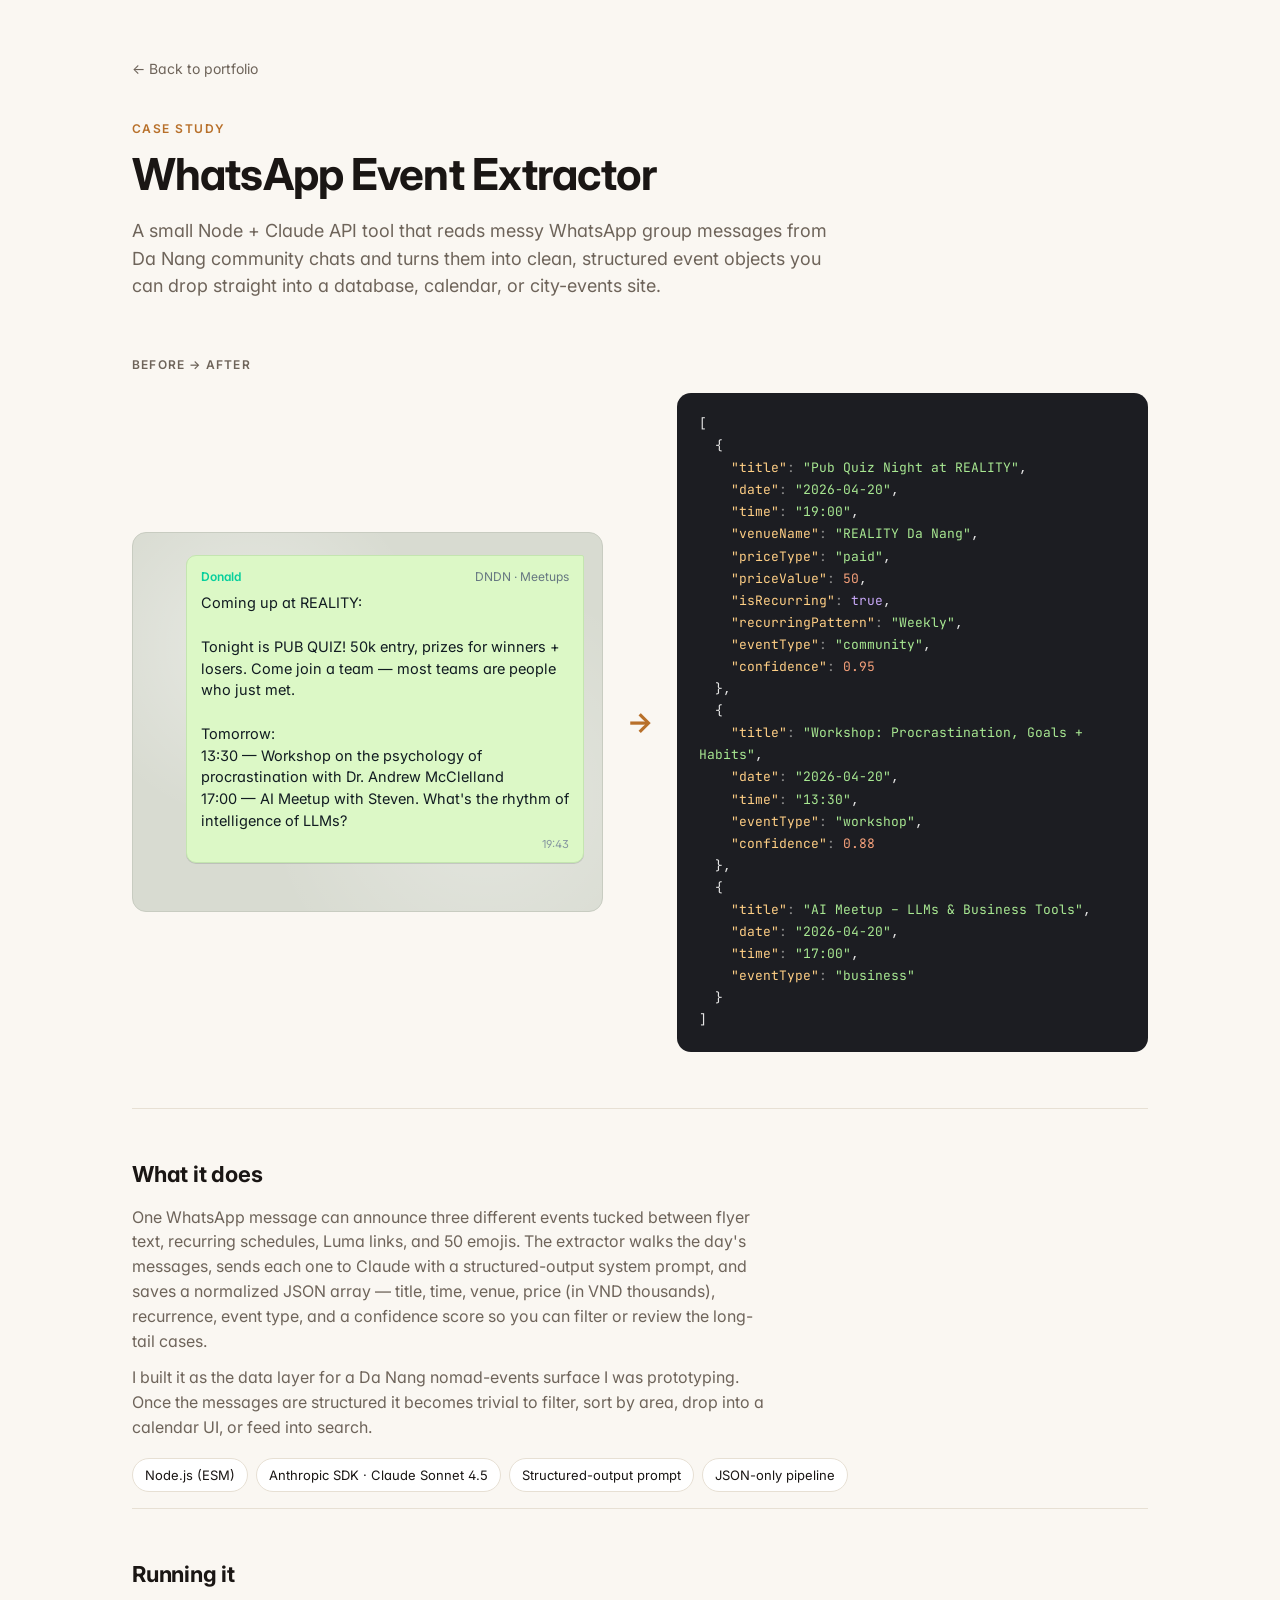
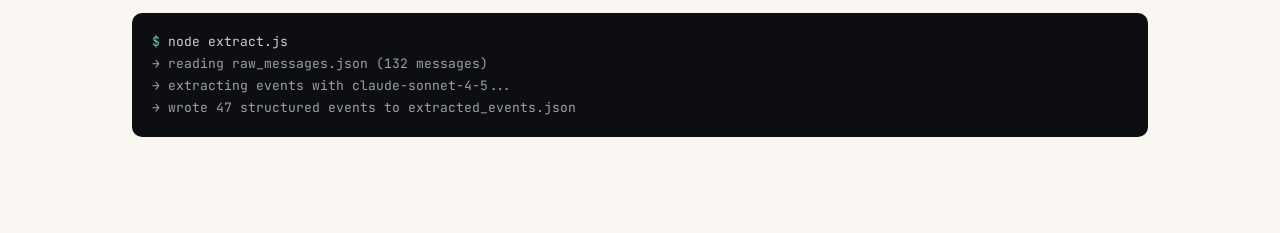
<file: projects/whatsapp-extractor/index.html>
<!doctype html>
<html lang="en">
<head>
<meta charset="utf-8">
<meta name="viewport" content="width=device-width, initial-scale=1">
<title>WhatsApp Event Extractor · Vishnu</title>
<link rel="preconnect" href="https://fonts.googleapis.com">
<link rel="preconnect" href="https://fonts.gstatic.com" crossorigin>
<link href="https://fonts.googleapis.com/css2?family=Inter:wght@400;500;600;700&family=JetBrains+Mono:wght@400;500&display=swap" rel="stylesheet">
<style>
  :root {
    --bg: #faf7f2;
    --ink: #1a1614;
    --muted: #6e645a;
    --line: #e7e0d4;
    --card: #ffffff;
    --accent: #b8702a;
    --wa-bg: #d8dbd1;
    --wa-bubble: #dcf8c6;
    --wa-bubble-edge: #c4e5b0;
    --code-bg: #1c1d22;
    --code-ink: #e6e6e6;
    --code-key: #ffcf85;
    --code-string: #a8e892;
    --code-num: #f5a07a;
    --code-bool: #c8a8f8;
    --code-null: #888;
  }
  * { box-sizing: border-box; }
  html, body { margin: 0; padding: 0; }
  body {
    background: var(--bg);
    color: var(--ink);
    font-family: 'Inter', -apple-system, BlinkMacSystemFont, system-ui, sans-serif;
    font-feature-settings: "ss01", "cv11";
    -webkit-font-smoothing: antialiased;
    line-height: 1.55;
  }
  .container {
    max-width: 1080px;
    margin: 0 auto;
    padding: 56px 32px 96px;
  }
  .backlink {
    display: inline-flex;
    align-items: center;
    gap: 6px;
    color: var(--muted);
    text-decoration: none;
    font-size: 14px;
    margin-bottom: 40px;
  }
  .backlink:hover { color: var(--accent); }
  .eyebrow {
    font-size: 12px;
    font-weight: 600;
    letter-spacing: 0.12em;
    text-transform: uppercase;
    color: var(--accent);
    margin: 0 0 12px;
  }
  h1 {
    font-size: clamp(32px, 5vw, 44px);
    line-height: 1.1;
    letter-spacing: -0.02em;
    margin: 0 0 18px;
    font-weight: 700;
  }
  .lede {
    font-size: 18px;
    color: var(--muted);
    max-width: 64ch;
    margin: 0 0 56px;
  }
  .stack {
    display: grid;
    grid-template-columns: 1fr;
    gap: 24px;
  }
  .pipeline {
    display: grid;
    grid-template-columns: 1fr auto 1fr;
    gap: 24px;
    align-items: center;
    margin-bottom: 56px;
  }
  .pipeline__arrow {
    color: var(--accent);
    font-size: 28px;
    font-weight: 700;
    text-align: center;
    user-select: none;
  }
  .panel-label {
    font-size: 12px;
    font-weight: 600;
    letter-spacing: 0.1em;
    text-transform: uppercase;
    color: var(--muted);
    margin: 0 0 12px;
  }
  /* WhatsApp-ish bubble panel */
  .wa-panel {
    background: var(--wa-bg);
    background-image:
      radial-gradient(circle at 25% 30%, rgba(255,255,255,0.4), transparent 40%),
      radial-gradient(circle at 75% 70%, rgba(255,255,255,0.3), transparent 50%);
    border-radius: 14px;
    padding: 22px 18px;
    border: 1px solid #c8ccc1;
    min-height: 380px;
  }
  .wa-bubble {
    background: var(--wa-bubble);
    border: 1px solid var(--wa-bubble-edge);
    border-radius: 10px;
    border-top-right-radius: 2px;
    padding: 12px 14px 10px;
    max-width: 92%;
    margin-left: auto;
    box-shadow: 0 1px 0.5px rgba(11, 20, 26, 0.13);
    font-size: 14.5px;
    line-height: 1.5;
    color: #111b21;
  }
  .wa-bubble__meta {
    display: flex;
    justify-content: space-between;
    gap: 12px;
    font-size: 12px;
    color: #667781;
    margin-bottom: 6px;
  }
  .wa-bubble__sender {
    color: #06cf9c;
    font-weight: 600;
  }
  .wa-bubble__time {
    font-size: 11px;
    color: #8696a0;
    text-align: right;
    margin-top: 4px;
  }
  /* Code panel */
  .code-panel {
    background: var(--code-bg);
    border-radius: 14px;
    padding: 20px 22px;
    min-height: 380px;
    overflow: hidden;
  }
  .code-panel pre {
    margin: 0;
    color: var(--code-ink);
    font-family: 'JetBrains Mono', ui-monospace, SFMono-Regular, Menlo, monospace;
    font-size: 13px;
    line-height: 1.7;
    white-space: pre-wrap;
    word-break: break-word;
  }
  .k { color: var(--code-key); }
  .s { color: var(--code-string); }
  .n { color: var(--code-num); }
  .b { color: var(--code-bool); }
  .nu { color: var(--code-null); font-style: italic; }
  .p { color: #888; }
  /* What it does */
  .section {
    border-top: 1px solid var(--line);
    padding-top: 48px;
    margin-top: 16px;
  }
  .section h2 {
    font-size: 22px;
    margin: 0 0 14px;
    letter-spacing: -0.01em;
  }
  .section p {
    color: var(--muted);
    margin: 0 0 12px;
    max-width: 64ch;
  }
  .stack-list {
    display: flex;
    flex-wrap: wrap;
    gap: 8px;
    margin-top: 18px;
    list-style: none;
    padding: 0;
  }
  .stack-list li {
    background: var(--card);
    border: 1px solid var(--line);
    padding: 6px 12px;
    border-radius: 999px;
    font-size: 13px;
    color: var(--ink);
  }
  .runblock {
    background: #0d0e11;
    color: #d0d0d0;
    font-family: 'JetBrains Mono', ui-monospace, monospace;
    font-size: 13px;
    padding: 18px 20px;
    border-radius: 10px;
    margin-top: 22px;
    line-height: 1.7;
    overflow-x: auto;
  }
  .runblock .prompt { color: #6cd0a3; }
  .runblock .out { color: #9ca0a8; }
  @media (max-width: 760px) {
    .container { padding: 32px 20px 64px; }
    .pipeline {
      grid-template-columns: 1fr;
      gap: 14px;
    }
    .pipeline__arrow { transform: rotate(90deg); padding: 4px 0; }
    .wa-panel, .code-panel { min-height: 0; }
  }
</style>
</head>
<body>
  <div class="container">
    <a class="backlink" href="../../index.html">← Back to portfolio</a>

    <p class="eyebrow">Case study</p>
    <h1>WhatsApp Event Extractor</h1>
    <p class="lede">A small Node + Claude API tool that reads messy WhatsApp group messages from Da Nang community chats and turns them into clean, structured event objects you can drop straight into a database, calendar, or city-events site.</p>

    <p class="panel-label" style="margin-bottom:18px;">Before → After</p>

    <div class="pipeline">
      <!-- BEFORE: raw WhatsApp message -->
      <div class="wa-panel">
        <div class="wa-bubble">
          <div class="wa-bubble__meta">
            <span class="wa-bubble__sender">Donald</span>
            <span>DNDN · Meetups</span>
          </div>
          Coming up at REALITY:<br><br>
          Tonight is PUB QUIZ! 50k entry, prizes for winners + losers. Come join a team — most teams are people who just met.<br><br>
          Tomorrow:<br>
          13:30 — Workshop on the psychology of procrastination with Dr. Andrew McClelland<br>
          17:00 — AI Meetup with Steven. What's the rhythm of intelligence of LLMs?
          <div class="wa-bubble__time">19:43</div>
        </div>
      </div>

      <div class="pipeline__arrow">→</div>

      <!-- AFTER: structured JSON -->
      <div class="code-panel">
<pre>[
  {
    <span class="k">"title"</span><span class="p">:</span> <span class="s">"Pub Quiz Night at REALITY"</span>,
    <span class="k">"date"</span><span class="p">:</span> <span class="s">"2026-04-20"</span>,
    <span class="k">"time"</span><span class="p">:</span> <span class="s">"19:00"</span>,
    <span class="k">"venueName"</span><span class="p">:</span> <span class="s">"REALITY Da Nang"</span>,
    <span class="k">"priceType"</span><span class="p">:</span> <span class="s">"paid"</span>,
    <span class="k">"priceValue"</span><span class="p">:</span> <span class="n">50</span>,
    <span class="k">"isRecurring"</span><span class="p">:</span> <span class="b">true</span>,
    <span class="k">"recurringPattern"</span><span class="p">:</span> <span class="s">"Weekly"</span>,
    <span class="k">"eventType"</span><span class="p">:</span> <span class="s">"community"</span>,
    <span class="k">"confidence"</span><span class="p">:</span> <span class="n">0.95</span>
  },
  {
    <span class="k">"title"</span><span class="p">:</span> <span class="s">"Workshop: Procrastination, Goals + Habits"</span>,
    <span class="k">"date"</span><span class="p">:</span> <span class="s">"2026-04-20"</span>,
    <span class="k">"time"</span><span class="p">:</span> <span class="s">"13:30"</span>,
    <span class="k">"eventType"</span><span class="p">:</span> <span class="s">"workshop"</span>,
    <span class="k">"confidence"</span><span class="p">:</span> <span class="n">0.88</span>
  },
  {
    <span class="k">"title"</span><span class="p">:</span> <span class="s">"AI Meetup – LLMs &amp; Business Tools"</span>,
    <span class="k">"date"</span><span class="p">:</span> <span class="s">"2026-04-20"</span>,
    <span class="k">"time"</span><span class="p">:</span> <span class="s">"17:00"</span>,
    <span class="k">"eventType"</span><span class="p">:</span> <span class="s">"business"</span>
  }
]</pre>
      </div>
    </div>

    <div class="section">
      <h2>What it does</h2>
      <p>One WhatsApp message can announce three different events tucked between flyer text, recurring schedules, Luma links, and 50 emojis. The extractor walks the day's messages, sends each one to Claude with a structured-output system prompt, and saves a normalized JSON array — title, time, venue, price (in VND thousands), recurrence, event type, and a confidence score so you can filter or review the long-tail cases.</p>
      <p>I built it as the data layer for a Da Nang nomad-events surface I was prototyping. Once the messages are structured it becomes trivial to filter, sort by area, drop into a calendar UI, or feed into search.</p>
      <ul class="stack-list">
        <li>Node.js (ESM)</li>
        <li>Anthropic SDK · Claude Sonnet 4.5</li>
        <li>Structured-output prompt</li>
        <li>JSON-only pipeline</li>
      </ul>
    </div>

    <div class="section">
      <h2>Running it</h2>
      <div class="runblock">
<span class="prompt">$</span> node extract.js<br>
<span class="out">→ reading raw_messages.json (132 messages)<br>
→ extracting events with claude-sonnet-4-5...<br>
→ wrote 47 structured events to extracted_events.json</span>
      </div>
    </div>

  </div>
</body>
</html>
</file>
<file: style.css>
:root {
  --bg: #faf7f2;
  --ink: #1a1614;
  --muted: #6e645a;
  --line: #ece5d8;
  --card-bg: #ffffff;
  --thumb-bg: #f1ebe0;
  --accent: #b8702a;
  --accent-soft: rgba(184, 112, 42, 0.08);
  --radius: 14px;
  --shadow-rest: 0 1px 2px rgba(26, 22, 20, 0.04);
  --shadow-hover: 0 10px 28px -10px rgba(26, 22, 20, 0.18), 0 2px 6px rgba(26, 22, 20, 0.05);
}

* { box-sizing: border-box; }
[hidden] { display: none !important; }
html, body { margin: 0; padding: 0; }
html { -webkit-text-size-adjust: 100%; }
body {
  background: var(--bg);
  color: var(--ink);
  font: 16px/1.55 -apple-system, BlinkMacSystemFont, "Inter", "Segoe UI", Roboto, system-ui, sans-serif;
  -webkit-font-smoothing: antialiased;
  text-rendering: optimizeLegibility;
}

.page {
  max-width: 720px;
  margin: 0 auto;
  padding: 96px 32px 80px;
}

.intro {
  margin-bottom: 56px;
}
.name {
  margin: 0 0 6px;
  font-size: 15px;
  font-weight: 600;
  letter-spacing: 0.01em;
}
.tagline {
  margin: 0;
  color: var(--muted);
  font-size: 15px;
  max-width: 48ch;
}

.tabs {
  position: relative;
  display: flex;
  gap: 30px;
  margin: 0 0 34px;
  border-bottom: 1px solid var(--line);
}
.tab {
  appearance: none;
  -webkit-appearance: none;
  background: none;
  border: 0;
  margin: 0;
  padding: 0 1px 14px;
  font: inherit;
  font-size: 15px;
  font-weight: 500;
  letter-spacing: 0.01em;
  color: var(--muted);
  cursor: pointer;
  transition: color 180ms ease;
}
.tab:hover { color: var(--ink); }
.tab[aria-selected="true"] {
  color: var(--ink);
  font-weight: 600;
}
.tab:focus-visible {
  outline: none;
  color: var(--ink);
  border-radius: 4px;
  box-shadow: 0 0 0 3px var(--accent-soft);
}
.tabs__ink {
  position: absolute;
  left: 0;
  bottom: -1px;
  width: 0;
  height: 2px;
  background: var(--accent);
  border-radius: 2px;
  transition:
    transform 320ms cubic-bezier(0.2, 0.7, 0.2, 1),
    width 320ms cubic-bezier(0.2, 0.7, 0.2, 1);
}

.cards {
  display: flex;
  flex-direction: column;
  gap: 18px;
}

.media {
  display: grid;
  grid-template-columns: repeat(auto-fill, minmax(220px, 248px));
  gap: 28px;
  justify-content: start;
}
.media-item {
  margin: 0;
  display: flex;
  flex-direction: column;
  gap: 13px;
}
.media-item__frame {
  position: relative;
  aspect-ratio: 9 / 16;
  background: var(--thumb-bg);
  border: 1px solid var(--line);
  border-radius: var(--radius);
  overflow: hidden;
  box-shadow: var(--shadow-rest);
  transition:
    transform 220ms cubic-bezier(0.2, 0.7, 0.2, 1),
    box-shadow 220ms ease,
    border-color 220ms ease;
}
.media-item__frame:hover {
  transform: translateY(-2px);
  box-shadow: var(--shadow-hover);
  border-color: #d7c8a8;
}
.media-item__video {
  width: 100%;
  height: 100%;
  object-fit: cover;
  display: block;
  background: var(--ink);
}
.media-item__cap {
  display: flex;
  flex-direction: column;
  gap: 2px;
}
.media-item__title {
  font-size: 15.5px;
  font-weight: 600;
  letter-spacing: -0.005em;
  color: var(--ink);
}
.media-item__meta {
  font-size: 12.5px;
  letter-spacing: 0.02em;
  color: var(--accent);
}
.media-item__desc {
  margin: 5px 0 0;
  font-size: 13.5px;
  line-height: 1.5;
  color: var(--muted);
}

.card {
  display: flex;
  align-items: center;
  gap: 22px;
  padding: 14px;
  background: var(--card-bg);
  border: 1px solid var(--line);
  border-radius: var(--radius);
  text-decoration: none;
  color: inherit;
  box-shadow: var(--shadow-rest);
  transition:
    transform 220ms cubic-bezier(0.2, 0.7, 0.2, 1),
    box-shadow 220ms ease,
    border-color 220ms ease;
}
.card:hover,
.card:focus-visible {
  transform: translateY(-2px);
  box-shadow: var(--shadow-hover);
  border-color: #d7c8a8;
  outline: none;
}
.card:focus-visible {
  border-color: var(--accent);
  box-shadow: var(--shadow-hover), 0 0 0 3px var(--accent-soft);
}
.card:active {
  transform: translateY(0);
}

.card__thumb {
  flex: 0 0 168px;
  aspect-ratio: 16 / 10;
  background: var(--thumb-bg);
  border-radius: 10px;
  overflow: hidden;
  position: relative;
}
.card__thumb img {
  width: 100%;
  height: 100%;
  object-fit: cover;
  display: block;
}

.card__body {
  flex: 1;
  min-width: 0;
}
.card__title {
  margin: 0 0 4px;
  font-size: 17px;
  font-weight: 600;
  letter-spacing: -0.005em;
  color: var(--ink);
}
.card__desc {
  margin: 0;
  font-size: 14.5px;
  line-height: 1.5;
  color: var(--muted);
}

.foot {
  margin-top: 72px;
  padding-top: 28px;
  border-top: 1px solid var(--line);
  font-size: 13.5px;
  color: var(--muted);
}
.foot a {
  color: var(--muted);
  text-decoration: none;
  border-bottom: 1px dotted rgba(110, 100, 90, 0.4);
}
.foot a:hover {
  color: var(--accent);
  border-bottom-color: var(--accent);
}

@media (max-width: 560px) {
  .page { padding: 56px 20px 64px; }
  .intro { margin-bottom: 36px; }
  .card { gap: 14px; padding: 12px; }
  .card__thumb { flex-basis: 100px; border-radius: 8px; }
  .card__title { font-size: 16px; }
  .card__desc { font-size: 13.5px; }
}
</file>
